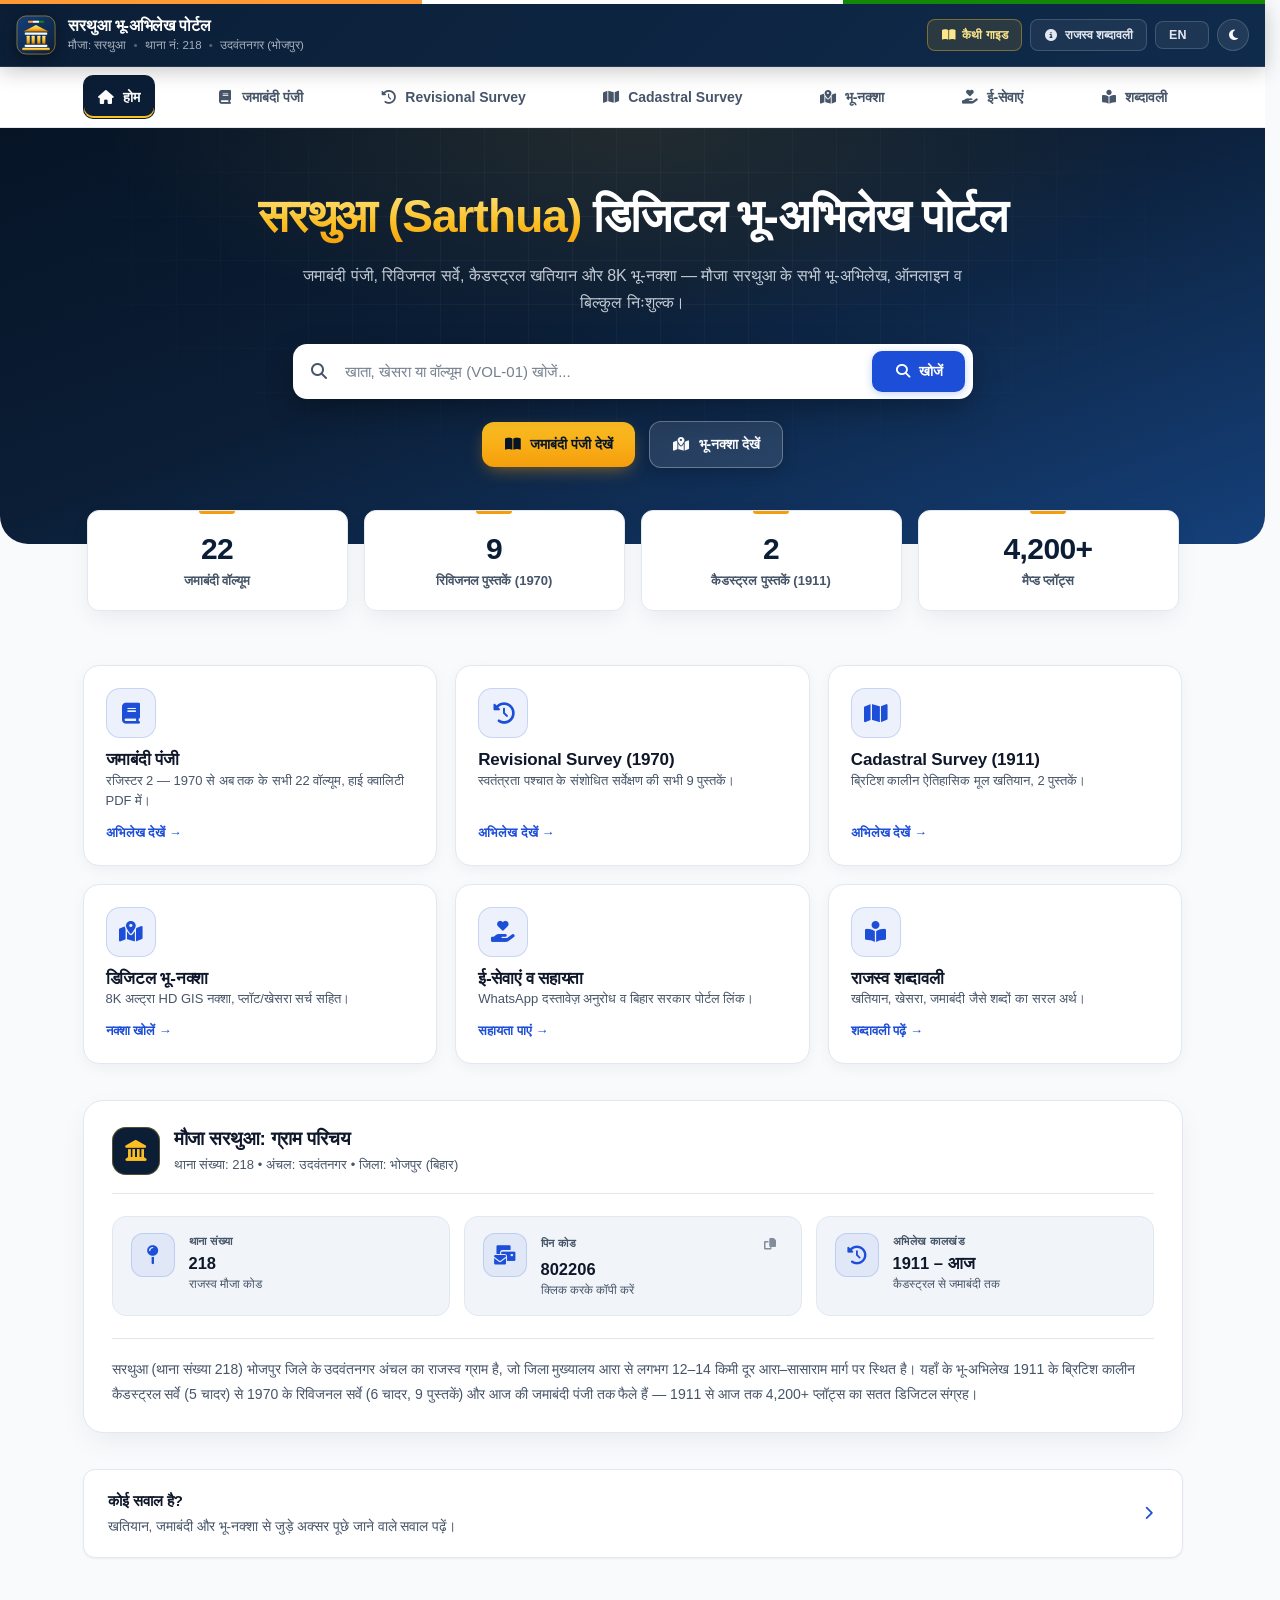
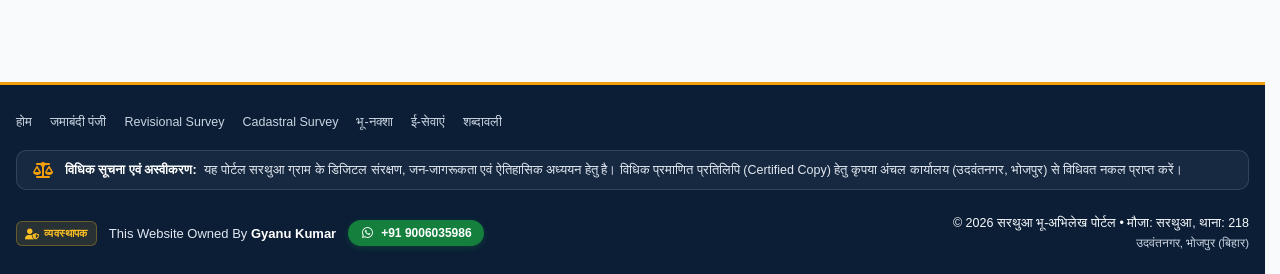
<file: index.html>
<!DOCTYPE html>
<html lang="hi" data-theme="light">
<head>
    <meta charset="UTF-8">
    <meta name="viewport" content="width=device-width, initial-scale=1.0">
    <meta name="referrer" content="strict-origin-when-cross-origin">
    <meta name="theme-color" content="#0b1e36">
    <script>(function(){var t;try{t=localStorage.getItem('sarthua_theme');}catch(e){}if(t!=='light'&&t!=='dark')t=window.matchMedia&&matchMedia('(prefers-color-scheme: dark)').matches?'dark':'light';document.documentElement.setAttribute('data-theme',t);})();</script>

    <title>Sarthua (सरथुआ) — डिजिटल भू-अभिलेख पोर्टल | ग्राम सरथुआ, थाना 218, भोजपुर</title>
    <meta name="description" content="Sarthua (सरथुआ), मौजा सरथुआ (थाना संख्या 218, अंचल उदवंतनगर, जिला भोजपुर, बिहार, पिन 802206) का आधिकारिक डिजिटल भू-अभिलेख पोर्टल। 1911 कैडस्ट्रल, 1970 रिविजनल सर्वे, जमाबंदी पंजी व 8K भू-नक्शा निःशुल्क ऑनलाइन देखें।">
    <meta name="author" content="सरथुआ ग्राम पंचायत एवं डिजिटल भू-अभिलेख संग्रह">
    <meta name="robots" content="index, follow, max-image-preview:large, max-snippet:-1, max-video-preview:-1">
    <link rel="canonical" href="https://sarthua.in/">
    <link rel="alternate" type="text/plain" href="https://sarthua.in/llms.txt" title="LLM-readable site summary">

    <meta property="og:type" content="website">
    <meta property="og:url" content="https://sarthua.in/">
    <meta property="og:title" content="Sarthua (सरथुआ) — डिजिटल भू-अभिलेख पोर्टल | थाना 218, भोजपुर">
    <meta property="og:description" content="मौजा सरथुआ (थाना 218, उदवंतनगर, भोजपुर): 1911 कैडस्ट्रल खतियान, 1970 रिविजनल सर्वे, जमाबंदी पंजी और डिजिटल भू-नक्शा के ऐतिहासिक राजस्व अभिलेख।">
    <meta property="og:image" content="https://sarthua.in/og-image.png">
    <meta property="og:image:type" content="image/png">
    <meta property="og:image:width" content="1200">
    <meta property="og:image:height" content="630">
    <meta property="og:image:alt" content="सरथुआ भू-अभिलेख पोर्टल - डिजिटल भू-नक्शा एवं राजस्व अभिलेख">
    <meta property="og:locale" content="hi_IN">
    <meta property="og:site_name" content="सरथुआ भू-अभिलेख पोर्टल">

    <meta name="twitter:card" content="summary_large_image">
    <meta name="twitter:title" content="Sarthua (सरथुआ) — डिजिटल भू-अभिलेख पोर्टल | थाना 218, भोजपुर">
    <meta name="twitter:description" content="मौजा सरथुआ (थाना 218, उदवंतनगर, भोजपुर): 1911 कैडस्ट्रल खतियान, 1970 रिविजनल सर्वे, जमाबंदी पंजी और डिजिटल भू-नक्शा के ऐतिहासिक राजस्व अभिलेख।">
    <meta name="twitter:image" content="https://sarthua.in/og-image.png">
    <meta name="geo.region" content="IN-BR">
    <meta name="geo.placename" content="Sarthua, Bhojpur, Bihar, India">
    <meta name="geo.position" content="25.5034;84.5937">
    <meta name="ICBM" content="25.5034, 84.5937">
    <script type="application/ld+json">
{
  "@context": "https://schema.org",
  "@graph": [
    {
      "@type": "WebSite",
      "@id": "https://sarthua.in/#website",
      "url": "https://sarthua.in/",
      "name": "सरथुआ भू-अभिलेख पोर्टल",
      "alternateName": [
        "Sarthua Bhu-Abhilekh Portal",
        "Sarthua Khatiyan"
      ],
      "description": "मौजा सरथुआ (थाना 218, उदवंतनगर, भोजपुर, बिहार) के खतियान, जमाबंदी पंजी और डिजिटल 8K भू-नक्शा का सार्वजनिक डिजिटल संग्रह।",
      "inLanguage": "hi",
      "publisher": {
        "@id": "https://sarthua.in/#org"
      },
      "potentialAction": {
        "@type": "SearchAction",
        "target": {
          "@type": "EntryPoint",
          "urlTemplate": "https://sarthua.in/jamabandi?q={search_term_string}"
        },
        "query-input": "required name=search_term_string"
      }
    },
    {
      "@type": "Organization",
      "@id": "https://sarthua.in/#org",
      "name": "सरथुआ भू-अभिलेख पोर्टल",
      "alternateName": "Sarthua Bhu-Abhilekh Portal",
      "url": "https://sarthua.in/",
      "logo": "https://sarthua.in/icon-512.png",
      "founder": {
        "@type": "Person",
        "name": "Gyanu Kumar"
      },
      "contactPoint": {
        "@type": "ContactPoint",
        "telephone": "+91-9006035986",
        "contactType": "customer support",
        "availableLanguage": [
          "hi",
          "en"
        ]
      },
      "areaServed": {
        "@id": "https://sarthua.in/#place"
      }
    },
    {
      "@type": "Place",
      "@id": "https://sarthua.in/#place",
      "name": "Sarthua (सरथुआ)",
      "alternateName": [
        "Sarthua",
        "सरथुआ",
        "Mauja Sarthua",
        "मौजा सरथुआ",
        "Village Sarthua",
        "ग्राम सरथुआ"
      ],
      "identifier": "Census-Village-Code-247298",
      "description": "मौजा सरथुआ, थाना संख्या 218, अंचल उदवंतनगर, जिला भोजपुर, बिहार (पिन 802206)",
      "address": {
        "@type": "PostalAddress",
        "addressLocality": "Sarthua",
        "addressRegion": "Bihar",
        "postalCode": "802206",
        "addressCountry": "IN"
      },
      "geo": {
        "@type": "GeoCoordinates",
        "latitude": 25.5034,
        "longitude": 84.5937
      },
      "containedInPlace": {
        "@type": "AdministrativeArea",
        "name": "Bhojpur, Bihar"
      }
    },
    {
      "@type": "Dataset",
      "@id": "https://sarthua.in/#dataset",
      "name": "सरथुआ मौजा भू-राजस्व एवं खतियान अभिलेख (थाना 218)",
      "alternateName": "Sarthua (Thana 218, Bhojpur, Bihar) Land Records: Jamabandi, Khatiyan and Bhu-Naksha",
      "keywords": ["सरथुआ खतियान", "Sarthua khatiyan", "जमाबंदी पंजी", "Revisional Survey 1970", "Cadastral Survey 1911", "भू-नक्शा", "Bhojpur land records"],
      "description": "मौजा सरथुआ (थाना 218, भोजपुर) के 4,200+ प्लॉट्स, 22 वॉल्यूम जमाबंदी पंजी, 9 वॉल्यूम रिविजनल सर्वे एवं 2 वॉल्यूम कैडस्ट्रल खतियान का डिजिटल संग्रह।",
      "url": "https://sarthua.in/",
      "creator": {
        "@type": "Organization",
        "name": "सरथुआ भू-अभिलेख पोर्टल",
        "url": "https://sarthua.in/"
      },
      "publisher": {
        "@type": "Organization",
        "name": "सरथुआ भू-अभिलेख पोर्टल",
        "url": "https://sarthua.in/"
      },
      "license": "https://creativecommons.org/licenses/publicdomain/",
      "isAccessibleForFree": true,
      "temporalCoverage": "1911/..",
      "distribution": [
        {
          "@type": "DataDownload",
          "name": "अभिलेख सूची: वॉल्यूम, खाता रेंज व PDF लिंक",
          "encodingFormat": "application/json",
          "contentUrl": "https://sarthua.in/website_data.json"
        },
        {
          "@type": "DataDownload",
          "name": "1970 रिविजनल भू-नक्शा प्लॉट डेटाबेस",
          "encodingFormat": "application/json",
          "contentUrl": "https://sarthua.in/sarthua_plots_db.json"
        }
      ],
      "spatialCoverage": {
        "@type": "Place",
        "name": "सरथुआ (Sarthua)",
        "geo": {
          "@type": "GeoCoordinates",
          "latitude": 25.5034,
          "longitude": 84.5937
        }
      }
    }
  ]
}
    </script>

    <link rel="icon" type="image/svg+xml" href="favicon.svg">
    <link rel="icon" type="image/png" sizes="32x32" href="favicon-32x32.png">
    <link rel="icon" type="image/png" sizes="16x16" href="favicon-16x16.png">
    <link rel="alternate icon" type="image/x-icon" href="favicon.ico">
    <link rel="apple-touch-icon" sizes="180x180" href="apple-touch-icon.png">
    <link rel="manifest" href="manifest.json">

    <link rel="stylesheet" href="style.min.css?v=11.1">
    <link rel="preload" href="/fonts/fa-solid.woff2" as="font" type="font/woff2" crossorigin>
    <script>
    (function () {
        var hashMap = { jamabandi: 'jamabandi', revisional: 'revisional-survey', cadastral: 'cadastral-survey', bhunaksha: 'bhu-naksha', map: 'bhu-naksha', services: 'services' };
        var hash = (window.location.hash || '').replace('#', '').trim();
        if (hashMap[hash]) { window.location.replace(hashMap[hash]); return; }
        var q = new URLSearchParams(window.location.search).get('q');
        if (q) { window.location.replace('jamabandi?q=' + encodeURIComponent(q)); }
    })();
    </script>
</head>
<body>
    <div class="gov-tricolor-ribbon"></div>

    <header class="portal-navbar">
        <div class="container">
            <div class="navbar-inner">
                <div class="navbar-brand">
                    <a href="/" class="brand-crest" aria-label="होम पेज पर जाएं">
                        <img src="favicon.svg" width="40" height="40" alt="सरथुआ भू-अभिलेख पोर्टल" decoding="async">
                    </a>
                    <div class="brand-info">
                        <p class="brand-title" data-en="Sarthua Bhu-Abhilekh Portal">सरथुआ भू-अभिलेख पोर्टल</p>
                        <div class="brand-meta">
                            <span data-en="Mauja: Sarthua">मौजा: सरथुआ</span> <span class="meta-sep">•</span>
                            <span data-en="Thana No: 218">थाना नं: 218</span> <span class="meta-sep">•</span>
                            <span data-en="Udwantnagar (Bhojpur)">उदवंतनगर (भोजपुर)</span>
                        </div>
                    </div>
                </div>

                <div class="navbar-actions">
                    <a href="https://docs.sarthua.in/support/Support_EBook_Kaithi.pdf"
                       target="_blank" rel="noopener" class="nav-btn nav-btn--accent" title="कैथी से देवनागरी रूपांतरण गाइड">
                        <i class="fas fa-book-open" aria-hidden="true"></i> <span data-en="Kaithi Guide">कैथी गाइड</span>
                    </a>

                    <a href="glossary" class="nav-btn nav-btn--outline" title="भू-राजस्व शब्दावली">
                        <i class="fas fa-info-circle" aria-hidden="true"></i> <span data-en="Glossary">राजस्व शब्दावली</span>
                    </a>

                    <button class="nav-btn nav-btn--outline lang-toggle-btn" id="langToggleBtn" onclick="toggleLanguage()" title="Hindi / English" aria-label="भाषा बदलें / Switch language">EN</button>

                    <button class="nav-btn nav-btn--icon" id="themeToggleBtn" onclick="toggleTheme()" title="थीम बदलें" aria-label="डार्क या लाइट थीम बदलें">
                        <i class="fas fa-moon" id="themeIcon" aria-hidden="true"></i>
                    </button>
                </div>
            </div>
        </div>
    </header>

    <nav class="page-nav-wrap">
        <div class="container">
            <div class="page-nav">
                <a href="/" class="page-nav-link active"><i class="fas fa-home" aria-hidden="true"></i> <span data-en="Home">होम</span></a>
                <a href="jamabandi" class="page-nav-link"><i class="fas fa-book" aria-hidden="true"></i> <span data-en="Jamabandi Panji">जमाबंदी पंजी</span></a>
                <a href="revisional-survey" class="page-nav-link"><i class="fas fa-history" aria-hidden="true"></i> <span data-en="Revisional Survey">Revisional Survey</span></a>
                <a href="cadastral-survey" class="page-nav-link"><i class="fas fa-map" aria-hidden="true"></i> <span data-en="Cadastral Survey">Cadastral Survey</span></a>
                <a href="bhu-naksha" class="page-nav-link"><i class="fas fa-map-marked-alt" aria-hidden="true"></i> <span data-en="Bhu-Naksha">भू-नक्शा</span></a>
                <a href="services" class="page-nav-link"><i class="fas fa-hand-holding-heart" aria-hidden="true"></i> <span data-en="E-Services">ई-सेवाएं</span></a>
                <a href="glossary" class="page-nav-link"><i class="fas fa-book-reader" aria-hidden="true"></i> <span data-en="Glossary">शब्दावली</span></a>
            </div>
        </div>
    </nav>
    <section class="hero-section">
        <div class="container">
            <div class="hero-inner">
                <h1 class="hero-title" data-en="Sarthua Digital Land Records Portal"><span class="hero-highlight">सरथुआ (Sarthua)</span> <span class="hero-title-rest">डिजिटल भू-अभिलेख पोर्टल</span></h1>
                <p class="hero-subtitle" data-en="Jamabandi Panji, Revisional Survey, Cadastral Khatiyan and 8K Bhu-Naksha — all land records of Mauja Sarthua, online and completely free.">
                    जमाबंदी पंजी, रिविजनल सर्वे, कैडस्ट्रल खतियान और 8K भू-नक्शा — मौजा सरथुआ के सभी भू-अभिलेख, ऑनलाइन व बिल्कुल निःशुल्क।
                </p>
                <div class="hero-search-wrap">
                    <div class="search-bar-unified">
                        <i class="fas fa-search search-input-icon" aria-hidden="true"></i>
                        <input type="text" id="searchInput"
                               placeholder="खाता, खेसरा या वॉल्यूम (VOL-01) खोजें..."
                               data-ph-en="Search Khata, Khesra or Volume (VOL-01)..."
                               class="search-input-field"
                               aria-label="खाता, खेसरा, या वॉल्यूम संख्या खोजें"
                               autocomplete="off">
                        <button onclick="window.location.href='jamabandi?q='+encodeURIComponent(document.getElementById('searchInput').value)" class="btn btn--search-primary" aria-label="अभिलेख खोजें">
                            <i class="fas fa-search" aria-hidden="true"></i>
                            <span data-en="Search">खोजें</span>
                        </button>
                    </div>
                </div>
                <div class="hero-cta-row">
                    <a href="jamabandi" class="btn btn--gold"><i class="fas fa-book-open" aria-hidden="true"></i> <span data-en="View Jamabandi Panji">जमाबंदी पंजी देखें</span></a>
                    <a href="bhu-naksha" class="btn btn--ghost-light"><i class="fas fa-map-marked-alt" aria-hidden="true"></i> <span data-en="View Bhu-Naksha">भू-नक्शा देखें</span></a>
                </div>
            </div>
        </div>
    </section>

    <div class="stat-grid">
        <div class="stat-card"><div class="stat-number">22</div><div class="stat-label" data-en="Jamabandi Volumes">जमाबंदी वॉल्यूम</div></div>
        <div class="stat-card"><div class="stat-number">9</div><div class="stat-label" data-en="Revisional Books (1970)">रिविजनल पुस्तकें (1970)</div></div>
        <div class="stat-card"><div class="stat-number">2</div><div class="stat-label" data-en="Cadastral Books (1911)">कैडस्ट्रल पुस्तकें (1911)</div></div>
        <div class="stat-card"><div class="stat-number">4,200+</div><div class="stat-label" data-en="Mapped Plots">मैप्ड प्लॉट्स</div></div>
    </div>

    <main class="main-content">
        <div class="container">
            <div class="nav-card-grid">
                <a href="jamabandi" class="nav-card nav-card--jamabandi">
                    <div class="nav-card-icon"><i class="fas fa-book" aria-hidden="true"></i></div>
                    <div>
                        <h2 data-en="Jamabandi Panji">जमाबंदी पंजी</h2>
                        <p data-en="Register II — all 22 volumes from 1970 to present, in high-quality PDF.">रजिस्टर 2 — 1970 से अब तक के सभी 22 वॉल्यूम, हाई क्वालिटी PDF में।</p>
                    </div>
                    <span class="nav-card-arrow" data-en="View Records &rarr;">अभिलेख देखें &rarr;</span>
                </a>
                <a href="revisional-survey" class="nav-card nav-card--revisional">
                    <div class="nav-card-icon"><i class="fas fa-history" aria-hidden="true"></i></div>
                    <div>
                        <h2 data-en="Revisional Survey (1970)">Revisional Survey (1970)</h2>
                        <p data-en="All 9 books of the revised post-independence survey.">स्वतंत्रता पश्चात के संशोधित सर्वेक्षण की सभी 9 पुस्तकें।</p>
                    </div>
                    <span class="nav-card-arrow" data-en="View Records &rarr;">अभिलेख देखें &rarr;</span>
                </a>
                <a href="cadastral-survey" class="nav-card nav-card--cadastral">
                    <div class="nav-card-icon"><i class="fas fa-map" aria-hidden="true"></i></div>
                    <div>
                        <h2 data-en="Cadastral Survey (1911)">Cadastral Survey (1911)</h2>
                        <p data-en="The original British-era historic khatiyan, 2 books.">ब्रिटिश कालीन ऐतिहासिक मूल खतियान, 2 पुस्तकें।</p>
                    </div>
                    <span class="nav-card-arrow" data-en="View Records &rarr;">अभिलेख देखें &rarr;</span>
                </a>
                <a href="bhu-naksha" class="nav-card nav-card--bhunaksha">
                    <div class="nav-card-icon"><i class="fas fa-map-marked-alt" aria-hidden="true"></i></div>
                    <div>
                        <h2 data-en="Digital Bhu-Naksha">डिजिटल भू-नक्शा</h2>
                        <p data-en="8K ultra-HD GIS map with plot/khesra search.">8K अल्ट्रा HD GIS नक्शा, प्लॉट/खेसरा सर्च सहित।</p>
                    </div>
                    <span class="nav-card-arrow" data-en="Open Map &rarr;">नक्शा खोलें &rarr;</span>
                </a>
                <a href="services" class="nav-card nav-card--services">
                    <div class="nav-card-icon"><i class="fas fa-hand-holding-heart" aria-hidden="true"></i></div>
                    <div>
                        <h2 data-en="E-Services &amp; Support">ई-सेवाएं व सहायता</h2>
                        <p data-en="WhatsApp document requests and official Bihar government portal links.">WhatsApp दस्तावेज़ अनुरोध व बिहार सरकार पोर्टल लिंक।</p>
                    </div>
                    <span class="nav-card-arrow" data-en="Get Help &rarr;">सहायता पाएं &rarr;</span>
                </a>
                <a href="glossary" class="nav-card nav-card--glossary">
                    <div class="nav-card-icon"><i class="fas fa-book-reader" aria-hidden="true"></i></div>
                    <div>
                        <h2 data-en="Revenue Glossary">राजस्व शब्दावली</h2>
                        <p data-en="Simple meanings of Khatiyan, Khesra, Jamabandi and other terms.">खतियान, खेसरा, जमाबंदी जैसे शब्दों का सरल अर्थ।</p>
                    </div>
                    <span class="nav-card-arrow" data-en="Read Glossary &rarr;">शब्दावली पढ़ें &rarr;</span>
                </a>
            </div>

            <!-- Village Overview Section (SEO & Public Info) -->
            <section class="village-overview-section" aria-label="मौजा सरथुआ ग्राम विवरण एवं सांख्यिकी">
                <div class="village-overview-card">
                    <div class="voc-header">
                        <div class="voc-title-wrap">
                            <div class="voc-badge-icon"><i class="fas fa-landmark" aria-hidden="true"></i></div>
                            <div>
                                <h2 class="voc-title" data-en="Mauja Sarthua: Village Profile">मौजा सरथुआ: ग्राम परिचय</h2>
                                <p class="voc-subtitle" data-en="Thana No: 218 • Anchal: Udwantnagar • Bhojpur (Bihar)">थाना संख्या: 218 • अंचल: उदवंतनगर • जिला: भोजपुर (बिहार)</p>
                            </div>
                        </div>
                    </div>

                    <div class="voc-grid">
                        <!-- Item 1: Thana -->
                        <div class="voc-item voc-item--thana">
                            <div class="voc-item-icon"><i class="fas fa-map-pin" aria-hidden="true"></i></div>
                            <div class="voc-item-content">
                                <div class="voc-item-label" data-en="Thana No.">थाना संख्या</div>
                                <div class="voc-item-val">218</div>
                                <div class="voc-item-meta" data-en="Official Mauja Code">राजस्व मौजा कोड</div>
                            </div>
                        </div>

                        <!-- Item 2: PIN Code (Interactive) -->
                        <div class="voc-item voc-item--interactive voc-item--pin" onclick="copyVocText('802206', this)" onkeydown="if(event.key==='Enter'||event.key===' '){event.preventDefault();copyVocText('802206', this);}" tabindex="0" role="button" aria-label="पिन कोड कॉपी करें: 802206" title="क्लिक करके पिन कोड कॉपी करें">
                            <div class="voc-item-icon"><i class="fas fa-mail-bulk" aria-hidden="true"></i></div>
                            <div class="voc-item-content">
                                <div class="voc-item-label-wrap">
                                    <span class="voc-item-label" data-en="PIN Code">पिन कोड</span>
                                    <span class="voc-copy-btn" title="कॉपी करें"><i class="fas fa-copy" aria-hidden="true"></i></span>
                                </div>
                                <div class="voc-item-val">802206</div>
                                <div class="voc-item-meta" data-en="Click to Copy PIN">क्लिक करके कॉपी करें</div>
                            </div>
                        </div>

                        <!-- Item 3: Archive Span -->
                        <div class="voc-item voc-item--archive">
                            <div class="voc-item-icon"><i class="fas fa-clock-rotate-left" aria-hidden="true"></i></div>
                            <div class="voc-item-content">
                                <div class="voc-item-label" data-en="Archive Span">अभिलेख कालखंड</div>
                                <div class="voc-item-val" data-en="1911 – Now">1911 – आज</div>
                                <div class="voc-item-meta" data-en="Cadastral to Jamabandi">कैडस्ट्रल से जमाबंदी तक</div>
                            </div>
                        </div>
                    </div>

                    <p class="voc-about" data-en="Sarthua (Thana No. 218) is a revenue village in Udwantnagar Anchal of Bhojpur district, Bihar, about 12–14 km from district headquarters Ara on the Ara–Sasaram road. Its land records run from the 1911 British-era Cadastral Survey (5 sheets) through the 1970 Revisional Survey (6 sheets, 9 books) to today's Jamabandi Panji — a continuous digital archive of 4,200+ plots from 1911 to today.">
                        सरथुआ (थाना संख्या 218) भोजपुर जिले के उदवंतनगर अंचल का राजस्व ग्राम है, जो जिला मुख्यालय आरा से लगभग 12–14 किमी दूर आरा–सासाराम मार्ग पर स्थित है। यहाँ के भू-अभिलेख 1911 के ब्रिटिश कालीन कैडस्ट्रल सर्वे (5 चादर) से 1970 के रिविजनल सर्वे (6 चादर, 9 पुस्तकें) और आज की जमाबंदी पंजी तक फैले हैं — 1911 से आज तक 4,200+ प्लॉट्स का सतत डिजिटल संग्रह।
                    </p>
                </div>
            </section>

            <a href="glossary#faq" class="faq-teaser-card">
                <div>
                    <p class="faq-teaser-title" data-en="Have a question?">कोई सवाल है?</p>
                    <p class="faq-teaser-text" data-en="Read frequently asked questions about Khatiyan, Jamabandi and the Bhu-Naksha.">खतियान, जमाबंदी और भू-नक्शा से जुड़े अक्सर पूछे जाने वाले सवाल पढ़ें।</p>
                </div>
                <i class="fas fa-chevron-right faq-teaser-icon" aria-hidden="true"></i>
            </a>
        </div>
    </main>
    <footer class="portal-footer">
        <div class="container">
            <nav class="footer-nav-links" aria-label="फुटर नेविगेशन">
                <a href="/">होम</a>
                <a href="jamabandi">जमाबंदी पंजी</a>
                <a href="revisional-survey">Revisional Survey</a>
                <a href="cadastral-survey">Cadastral Survey</a>
                <a href="bhu-naksha">भू-नक्शा</a>
                <a href="services">ई-सेवाएं</a>
                <a href="glossary">शब्दावली</a>
            </nav>
            <div class="footer-disclaimer-strip">
                <i class="fas fa-balance-scale disclaimer-strip-icon" aria-hidden="true"></i>
                <div class="disclaimer-strip-text" data-en="Legal Notice &amp; Disclaimer: This portal is for digital preservation, public awareness and historical study of Sarthua village. For a legally certified copy, please obtain it through due process from the Anchal Office (Udwantnagar, Bhojpur).">
                    <strong>विधिक सूचना एवं अस्वीकरण:</strong> यह पोर्टल सरथुआ ग्राम के डिजिटल संरक्षण, जन-जागरूकता एवं ऐतिहासिक अध्ययन हेतु है। विधिक प्रमाणित प्रतिलिपि (Certified Copy) हेतु कृपया अंचल कार्यालय (उदवंतनगर, भोजपुर) से विधिवत नकल प्राप्त करें।
                </div>
            </div>

            <div class="footer-bottom-bar">
                <div class="footer-admin-info">
                    <span class="admin-badge"><i class="fas fa-user-shield" aria-hidden="true"></i> <span data-en="Administrator">व्यवस्थापक</span></span>
                    <span class="admin-owner">This Website Owned By <strong>Gyanu Kumar</strong></span>
                    <a href="https://wa.me/919006035986" target="_blank" class="footer-wa-pill" title="WhatsApp पर संदेश भेजें">
                        <i class="fab fa-whatsapp" aria-hidden="true"></i>
                        <span>+91 9006035986</span>
                    </a>
                </div>

                <div class="footer-copyright">
                    <p>&copy; <span id="copyrightYear">2025</span> <span data-en="Sarthua Bhu-Abhilekh Portal">सरथुआ भू-अभिलेख पोर्टल</span> • <span data-en="Mauja: Sarthua, Thana: 218">मौजा: सरथुआ, थाना: 218</span></p>
                    <span class="footer-sub" data-en="Udwantnagar, Bhojpur (Bihar)">उदवंतनगर, भोजपुर (बिहार)</span>
                </div>
            </div>
        </div>
    </footer>

    <script>
    function copyVocText(text, el) {
        if (navigator.clipboard) {
            navigator.clipboard.writeText(text).then(function() {
                var btn = el.querySelector('.voc-copy-btn');
                if (btn) {
                    var prev = btn.innerHTML;
                    btn.innerHTML = '<i class="fas fa-check" style="color:#10b981;" aria-hidden="true"></i>';
                    setTimeout(function() { btn.innerHTML = prev; }, 1800);
                }
            });
        }
    }
    </script>
    <script src="js/site.js?v=5" defer></script>
</body>
</html>
</file>
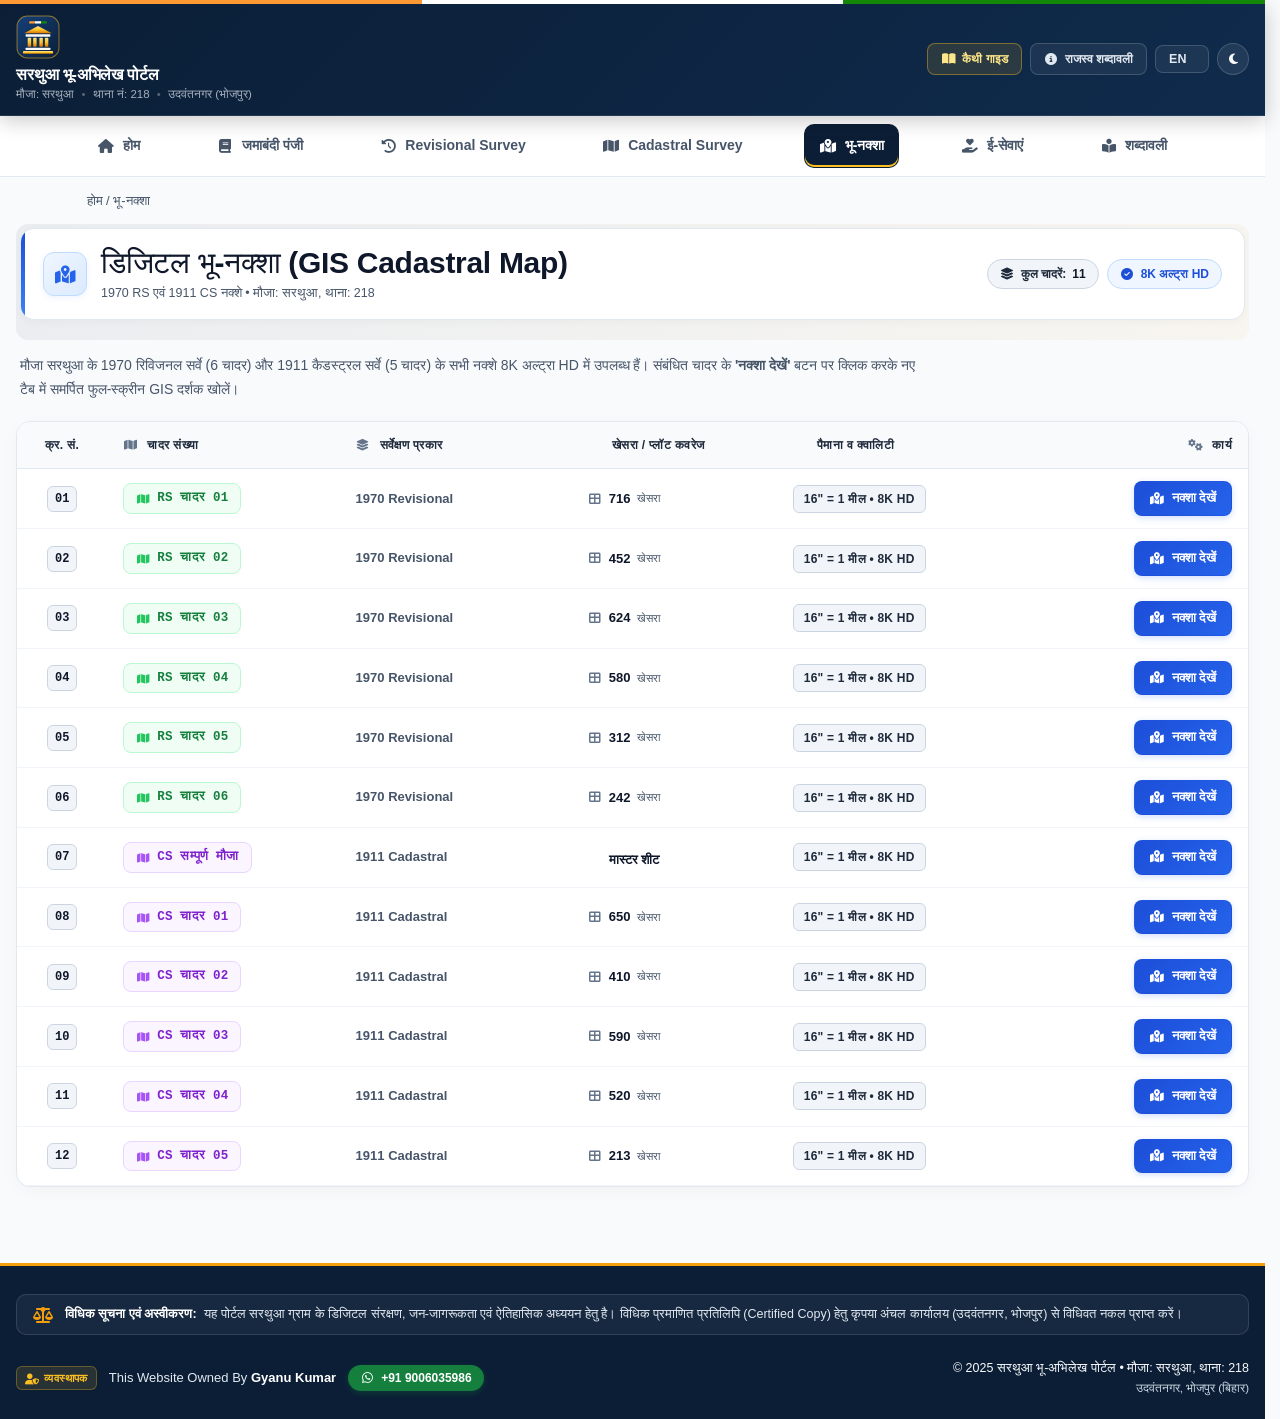
<file: bhu-naksha.html>
<!DOCTYPE html>
<html lang="hi" data-theme="light">
<head>
    <meta charset="UTF-8">
    <meta name="viewport" content="width=device-width, initial-scale=1.0">
    <meta name="referrer" content="strict-origin-when-cross-origin">
    <meta name="theme-color" content="#0b1e36">
    <script>(function(){var t;try{t=localStorage.getItem('sarthua_theme');}catch(e){}if(t!=='light'&&t!=='dark')t=window.matchMedia&&matchMedia('(prefers-color-scheme: dark)').matches?'dark':'light';document.documentElement.setAttribute('data-theme',t);})();</script>

    <title>सरथुआ भू-नक्शा (Sarthua Bhu Naksha 8K) — 1970 RS व 1911 CS | थाना 218</title>
    <meta name="description" content="सरथुआ (Sarthua, थाना 218, उदवंतनगर, भोजपुर) का 8K अल्ट्रा HD डिजिटल भू-नक्शा — 1970 रिविजनल व 1911 कैडस्ट्रल सर्वे की सभी चादरें ऑनलाइन देखें व डाउनलोड करें।">
    <meta name="author" content="सरथुआ ग्राम पंचायत एवं डिजिटल भू-अभिलेख संग्रह">
    <meta name="robots" content="index, follow, max-image-preview:large, max-snippet:-1, max-video-preview:-1">
    <link rel="canonical" href="https://sarthua.in/bhu-naksha">

    <meta property="og:type" content="website">
    <meta property="og:url" content="https://sarthua.in/bhu-naksha">
    <meta property="og:title" content="सरथुआ भू-नक्शा (Sarthua Bhu Naksha 8K) — 1970 RS व 1911 CS | थाना 218">
    <meta property="og:description" content="सरथुआ भू-नक्शा (GIS Cadastral Map) - 8K अल्ट्रा HD, RS 1970 व CS 1911, खेसरा सर्च के साथ।">
    <meta property="og:image" content="https://sarthua.in/og-image.png">
    <meta property="og:image:type" content="image/png">
    <meta property="og:image:width" content="1200">
    <meta property="og:image:height" content="630">
    <meta property="og:locale" content="hi_IN">
    <meta property="og:site_name" content="सरथुआ भू-अभिलेख पोर्टल">

    <meta name="twitter:card" content="summary_large_image">
    <meta name="twitter:title" content="सरथुआ भू-नक्शा (Sarthua Bhu Naksha 8K) — 1970 RS व 1911 CS | थाना 218">
    <meta name="twitter:description" content="सरथुआ भू-नक्शा (GIS Cadastral Map) - 8K अल्ट्रा HD, RS 1970 व CS 1911, खेसरा सर्च के साथ।">
    <meta name="twitter:image" content="https://sarthua.in/og-image.png">
    <script type="application/ld+json">
    {
      "@context": "https://schema.org",
      "@type": "BreadcrumbList",
      "itemListElement": [
        {"@type": "ListItem", "position": 1, "name": "होम", "item": "https://sarthua.in/"},
        {"@type": "ListItem", "position": 2, "name": "भू-नक्शा", "item": "https://sarthua.in/bhu-naksha"}
      ]
    }
    </script>

    <link rel="icon" type="image/svg+xml" href="favicon.svg">
    <link rel="icon" type="image/png" sizes="32x32" href="favicon-32x32.png">
    <link rel="icon" type="image/png" sizes="16x16" href="favicon-16x16.png">
    <link rel="alternate icon" type="image/x-icon" href="favicon.ico">
    <link rel="apple-touch-icon" sizes="180x180" href="apple-touch-icon.png">
    <link rel="manifest" href="manifest.json">
    <link rel="preconnect" href="https://docs.sarthua.in" crossorigin>

    <link rel="stylesheet" href="style.min.css?v=12.0">
    <link rel="preload" href="/fonts/fa-solid.woff2" as="font" type="font/woff2" crossorigin>
    <style>
        /* Modernized Bhu-Naksha Table Layout & Aesthetics */
        .modern-table {
            width: 100%;
            border-collapse: collapse;
            table-layout: auto;
        }
        .modern-table th,
        .modern-table td {
            vertical-align: middle;
            white-space: nowrap;
        }
        .modern-table th {
            padding: 14px 16px;
            font-size: 12px;
            font-weight: 700;
            letter-spacing: 0.03em;
        }
        .modern-table td {
            padding: 12px 16px;
        }

        /* Column Proportion Locks */
        .modern-table th.col-sr,
        .modern-table td.col-sr {
            width: 55px;
            text-align: center;
        }
        .modern-table th.col-vol,
        .modern-table td.col-vol {
            width: 170px;
        }
        .modern-table th.col-khata,
        .modern-table td.col-khata {
            width: 170px;
        }
        .modern-table th.col-pages,
        .modern-table td.col-pages {
            width: 150px;
        }
        .modern-table th.col-size,
        .modern-table td.col-size {
            width: 195px;
            overflow: visible;
        }
        .modern-table th.col-action,
        .modern-table td.col-action {
            width: 150px;
            text-align: right;
        }

        /* Badges & Pills */
        .sr-badge {
            display: inline-flex;
            align-items: center;
            justify-content: center;
            min-width: 30px;
            height: 26px;
            padding: 0 6px;
            font-size: 12px;
            font-weight: 700;
            border-radius: 6px;
        }
        .vol-badge {
            display: inline-flex;
            align-items: center;
            gap: 7px;
            padding: 5px 12px;
            border-radius: 8px;
            font-weight: 700;
            font-size: 12.5px;
            letter-spacing: 0.02em;
        }
        .khata-badge {
            display: inline-flex;
            align-items: center;
            font-size: 13px;
            font-weight: 600;
            color: var(--color-text-secondary);
        }
        .page-pill {
            display: inline-flex;
            align-items: center;
            gap: 6px;
            font-size: 13px;
            font-weight: 600;
        }
        .page-pill i {
            color: #64748b;
            font-size: 12px;
        }
        .size-pill {
            display: inline-flex;
            align-items: center;
            padding: 4px 10px;
            border-radius: 6px;
            font-size: 12px;
            font-weight: 600;
            letter-spacing: 0.02em;
        }

        /* Action Buttons */
        .btn-action-view {
            display: inline-flex;
            align-items: center;
            justify-content: center;
            gap: 7px;
            padding: 7px 15px;
            border-radius: 8px;
            font-size: 12.5px;
            font-weight: 600;
            text-decoration: none;
            cursor: pointer;
            transition: all 0.2s cubic-bezier(0.16, 1, 0.3, 1);
            white-space: nowrap;
        }
        .btn-action-view i {
            font-size: 12px;
            transition: transform 0.15s ease;
        }
        .btn-action-view:hover i {
            transform: scale(1.15);
        }

        /* Dark Mode Aesthetics */
        [data-theme="dark"] .modern-table-container {
            background: #0f172a;
            border: 1px solid #1e293b;
            border-radius: 12px;
            overflow: hidden;
            box-shadow: 0 4px 20px rgba(0, 0, 0, 0.35);
        }
        [data-theme="dark"] .modern-table th {
            background: #111827;
            color: #94a3b8;
            border-bottom: 1.5px solid #1f2937;
        }
        [data-theme="dark"] .modern-table td {
            border-bottom: 1px solid #1f2937;
        }
        [data-theme="dark"] .modern-table tr:hover td {
            background: rgba(30, 41, 59, 0.45);
        }
        [data-theme="dark"] .vol-badge--revisional {
            background: rgba(16, 185, 129, 0.12);
            color: #34d399;
            border: 1px solid rgba(16, 185, 129, 0.3);
        }
        [data-theme="dark"] .vol-badge--revisional i {
            color: #34d399;
        }
        [data-theme="dark"] .vol-badge--cadastral {
            background: rgba(139, 92, 246, 0.12);
            color: #a78bfa;
            border: 1px solid rgba(139, 92, 246, 0.3);
        }
        [data-theme="dark"] .vol-badge--cadastral i {
            color: #a78bfa;
        }
        [data-theme="dark"] .size-pill {
            background: rgba(15, 23, 42, 0.9);
            border: 1px solid #334155;
            color: #cbd5e1;
        }
        [data-theme="dark"] .sr-badge {
            background: rgba(15, 23, 42, 0.9);
            border: 1px solid #334155;
            color: #94a3b8;
        }
        [data-theme="dark"] .khata-badge {
            color: #cbd5e1;
        }
        [data-theme="dark"] .btn-action-view {
            background: linear-gradient(135deg, #0284c7 0%, #0369a1 100%);
            border: 1px solid rgba(56, 189, 248, 0.35);
            color: #ffffff;
            box-shadow: 0 2px 8px rgba(2, 132, 199, 0.25);
        }
        [data-theme="dark"] .btn-action-view:hover {
            background: linear-gradient(135deg, #0ea5e9 0%, #0284c7 100%);
            box-shadow: 0 4px 14px rgba(56, 189, 248, 0.35);
            transform: translateY(-1.5px);
        }
    </style>
</head>
<body>
    <div class="gov-tricolor-ribbon"></div>

    <header class="portal-navbar">
        <div class="container">
            <div class="navbar-inner">
                <div class="brand-block">
                    <div class="brand-emblem">
                        <img src="favicon.svg" alt="सरथुआ भू-अभिलेख पोर्टल" class="emblem-img" width="44" height="44">
                    </div>
                    <div class="brand-info">
                        <p class="brand-title" data-en="Sarthua Bhu-Abhilekh Portal">सरथुआ भू-अभिलेख पोर्टल</p>
                        <div class="brand-meta">
                            <span data-en="Mauja: Sarthua">मौजा: सरथुआ</span> <span class="meta-sep">•</span>
                            <span data-en="Thana No: 218">थाना नं: 218</span> <span class="meta-sep">•</span>
                            <span data-en="Udwantnagar (Bhojpur)">उदवंतनगर (भोजपुर)</span>
                        </div>
                    </div>
                </div>

                <div class="navbar-actions">
                    <a href="https://docs.sarthua.in/support/Support_EBook_Kaithi.pdf"
                       target="_blank" rel="noopener" class="nav-btn nav-btn--accent" title="कैथी से देवनागरी रूपांतरण गाइड">
                        <i class="fas fa-book-open"></i> <span data-en="Kaithi Guide">कैथी गाइड</span>
                    </a>

                    <a href="glossary" class="nav-btn nav-btn--outline" title="भू-राजस्व शब्दावली">
                        <i class="fas fa-info-circle"></i> <span data-en="Glossary">राजस्व शब्दावली</span>
                    </a>

                    <button class="nav-btn nav-btn--outline lang-toggle-btn" id="langToggleBtn" onclick="toggleLanguage()" title="Hindi / English" aria-label="भाषा बदलें / Switch language">EN</button>

                    <button class="nav-btn nav-btn--icon" id="themeToggleBtn" onclick="toggleTheme()" title="थीम बदलें" aria-label="डार्क या लाइट थीम बदलें">
                        <i class="fas fa-moon" id="themeIcon"></i>
                    </button>
                </div>
            </div>
        </div>
    </header>

    <nav class="page-nav-wrap">
        <div class="container">
            <div class="page-nav">
                <a href="/" class="page-nav-link"><i class="fas fa-home"></i> <span data-en="Home">होम</span></a>
                <a href="jamabandi" class="page-nav-link"><i class="fas fa-book"></i> <span data-en="Jamabandi Panji">जमाबंदी पंजी</span></a>
                <a href="revisional-survey" class="page-nav-link"><i class="fas fa-history"></i> <span data-en="Revisional Survey">Revisional Survey</span></a>
                <a href="cadastral-survey" class="page-nav-link"><i class="fas fa-map"></i> <span data-en="Cadastral Survey">Cadastral Survey</span></a>
                <a href="bhu-naksha" class="page-nav-link active"><i class="fas fa-map-marked-alt"></i> <span data-en="Bhu-Naksha">भू-नक्शा</span></a>
                <a href="services" class="page-nav-link"><i class="fas fa-hand-holding-heart"></i> <span data-en="E-Services">ई-सेवाएं</span></a>
                <a href="glossary" class="page-nav-link"><i class="fas fa-book-reader"></i> <span data-en="Glossary">शब्दावली</span></a>
            </div>
        </div>
    </nav>

    <div class="breadcrumb-trail">
        <a href="/" data-en="Home">होम</a> / <span data-en="Bhu-Naksha">भू-नक्शा</span>
    </div>

    <main class="main-content">
        <div class="container">
            <!-- Page Banner (Standardized matching Jamabandi / Revisional Survey) -->
            <div class="page-banner">
                <div class="modern-section-header">
                    <div class="msh-left">
                        <div class="msh-icon" style="background: linear-gradient(135deg, #eff6ff 0%, #dbeafe 100%); color: #2563eb; border-color: #bfdbfe;">
                            <i class="fas fa-map-marked-alt"></i>
                        </div>
                        <div class="msh-info">
                            <h1 data-en="Digital Bhu-Naksha (GIS Cadastral Map)">डिजिटल भू-नक्शा (GIS Cadastral Map)</h1>
                            <span class="msh-period" data-en="1970 RS & 1911 CS Maps • Mauja: Sarthua, Thana: 218">1970 RS एवं 1911 CS नक्शे • मौजा: सरथुआ, थाना: 218</span>
                        </div>
                    </div>
                    <div class="msh-badges">
                        <span class="msh-pill"><i class="fas fa-layer-group"></i> <span data-en="Total Sheets:">कुल चादरें:</span> <strong>11</strong></span>
                        <span class="msh-pill msh-pill--status"><i class="fas fa-check-circle"></i> <span data-en="8K Ultra HD">8K अल्ट्रा HD</span></span>
                    </div>
                </div>
            </div>

            <p class="page-intro" data-en="Maps of Mauja Sarthua from the 1970 Revisional Survey (6 sheets) and the 1911 Cadastral Survey (5 sheets) in 8K Ultra HD. Click on 'View Map' to open the dedicated full-screen GIS viewer in a new tab with deep zoom and Khasra search.">मौजा सरथुआ के 1970 रिविजनल सर्वे (6 चादर) और 1911 कैडस्ट्रल सर्वे (5 चादर) के सभी नक्शे 8K अल्ट्रा HD में उपलब्ध हैं। संबंधित चादर के <strong>'नक्शा देखें'</strong> बटन पर क्लिक करके नए टैब में समर्पित फुल-स्क्रीन GIS दर्शक खोलें।</p>

            <!-- Modern Table of Map Sheets -->
            <div class="modern-table-container">
                <div class="table-responsive">
                    <table class="modern-table">
                        <thead>
                            <tr>
                                <th class="col-sr" data-en="#">क्र. सं.</th>
                                <th class="col-vol"><i class="fas fa-map"></i> <span data-en="Sheet Number">चादर संख्या</span></th>
                                <th class="col-khata"><i class="fas fa-layer-group"></i> <span data-en="Survey Type">सर्वेक्षण प्रकार</span></th>
                                <th class="col-pages"><i class="fas fa-draw-polygon"></i> <span data-en="Plot Coverage">खेसरा / प्लॉट कवरेज</span></th>
                                <th class="col-size"><i class="fas fa-compress-arrows-alt"></i> <span data-en="Scale & Resolution">पैमाना व क्वालिटी</span></th>
                                <th class="col-action text-right"><i class="fas fa-cogs"></i> <span data-en="Action">कार्य</span></th>
                            </tr>
                        </thead>
                        <tbody>
                            <!-- RS 1970 Sheets -->
                            <tr>
                                <td class="col-sr"><span class="sr-badge">01</span></td>
                                <td class="col-vol"><span class="vol-badge vol-badge--revisional"><i class="fas fa-map"></i> RS चादर 01</span></td>
                                <td class="col-khata"><span class="khata-badge">1970 Revisional</span></td>
                                <td class="col-pages"><span class="page-pill"><i class="fas fa-th-large"></i> 716 <small data-en="plots">खेसरा</small></span></td>
                                <td class="col-size"><span class="size-pill">16" = 1 मील • 8K HD</span></td>
                                <td class="col-action text-right">
                                    <div class="action-buttons">
                                        <a href="map-viewer?survey=RS&sheet=1" target="_blank" class="btn-action-view" title="फुल स्क्रीन GIS मैप नए टैब में खोलें">
                                            <i class="fas fa-map-marked-alt"></i> <span data-en="View Map">नक्शा देखें</span>
                                        </a>
                                    </div>
                                </td>
                            </tr>
                            <tr>
                                <td class="col-sr"><span class="sr-badge">02</span></td>
                                <td class="col-vol"><span class="vol-badge vol-badge--revisional"><i class="fas fa-map"></i> RS चादर 02</span></td>
                                <td class="col-khata"><span class="khata-badge">1970 Revisional</span></td>
                                <td class="col-pages"><span class="page-pill"><i class="fas fa-th-large"></i> 452 <small data-en="plots">खेसरा</small></span></td>
                                <td class="col-size"><span class="size-pill">16" = 1 मील • 8K HD</span></td>
                                <td class="col-action text-right">
                                    <div class="action-buttons">
                                        <a href="map-viewer?survey=RS&sheet=2" target="_blank" class="btn-action-view" title="फुल स्क्रीन GIS मैप नए टैब में खोलें">
                                            <i class="fas fa-map-marked-alt"></i> <span data-en="View Map">नक्शा देखें</span>
                                        </a>
                                    </div>
                                </td>
                            </tr>
                            <tr>
                                <td class="col-sr"><span class="sr-badge">03</span></td>
                                <td class="col-vol"><span class="vol-badge vol-badge--revisional"><i class="fas fa-map"></i> RS चादर 03</span></td>
                                <td class="col-khata"><span class="khata-badge">1970 Revisional</span></td>
                                <td class="col-pages"><span class="page-pill"><i class="fas fa-th-large"></i> 624 <small data-en="plots">खेसरा</small></span></td>
                                <td class="col-size"><span class="size-pill">16" = 1 मील • 8K HD</span></td>
                                <td class="col-action text-right">
                                    <div class="action-buttons">
                                        <a href="map-viewer?survey=RS&sheet=3" target="_blank" class="btn-action-view" title="फुल स्क्रीन GIS मैप नए टैब में खोलें">
                                            <i class="fas fa-map-marked-alt"></i> <span data-en="View Map">नक्शा देखें</span>
                                        </a>
                                    </div>
                                </td>
                            </tr>
                            <tr>
                                <td class="col-sr"><span class="sr-badge">04</span></td>
                                <td class="col-vol"><span class="vol-badge vol-badge--revisional"><i class="fas fa-map"></i> RS चादर 04</span></td>
                                <td class="col-khata"><span class="khata-badge">1970 Revisional</span></td>
                                <td class="col-pages"><span class="page-pill"><i class="fas fa-th-large"></i> 580 <small data-en="plots">खेसरा</small></span></td>
                                <td class="col-size"><span class="size-pill">16" = 1 मील • 8K HD</span></td>
                                <td class="col-action text-right">
                                    <div class="action-buttons">
                                        <a href="map-viewer?survey=RS&sheet=4" target="_blank" class="btn-action-view" title="फुल स्क्रीन GIS मैप नए टैब में खोलें">
                                            <i class="fas fa-map-marked-alt"></i> <span data-en="View Map">नक्शा देखें</span>
                                        </a>
                                    </div>
                                </td>
                            </tr>
                            <tr>
                                <td class="col-sr"><span class="sr-badge">05</span></td>
                                <td class="col-vol"><span class="vol-badge vol-badge--revisional"><i class="fas fa-map"></i> RS चादर 05</span></td>
                                <td class="col-khata"><span class="khata-badge">1970 Revisional</span></td>
                                <td class="col-pages"><span class="page-pill"><i class="fas fa-th-large"></i> 312 <small data-en="plots">खेसरा</small></span></td>
                                <td class="col-size"><span class="size-pill">16" = 1 मील • 8K HD</span></td>
                                <td class="col-action text-right">
                                    <div class="action-buttons">
                                        <a href="map-viewer?survey=RS&sheet=5" target="_blank" class="btn-action-view" title="फुल स्क्रीन GIS मैप नए टैब में खोलें">
                                            <i class="fas fa-map-marked-alt"></i> <span data-en="View Map">नक्शा देखें</span>
                                        </a>
                                    </div>
                                </td>
                            </tr>
                            <tr>
                                <td class="col-sr"><span class="sr-badge">06</span></td>
                                <td class="col-vol"><span class="vol-badge vol-badge--revisional"><i class="fas fa-map"></i> RS चादर 06</span></td>
                                <td class="col-khata"><span class="khata-badge">1970 Revisional</span></td>
                                <td class="col-pages"><span class="page-pill"><i class="fas fa-th-large"></i> 242 <small data-en="plots">खेसरा</small></span></td>
                                <td class="col-size"><span class="size-pill">16" = 1 मील • 8K HD</span></td>
                                <td class="col-action text-right">
                                    <div class="action-buttons">
                                        <a href="map-viewer?survey=RS&sheet=6" target="_blank" class="btn-action-view" title="फुल स्क्रीन GIS मैप नए टैब में खोलें">
                                            <i class="fas fa-map-marked-alt"></i> <span data-en="View Map">नक्शा देखें</span>
                                        </a>
                                    </div>
                                </td>
                            </tr>

                            <!-- CS 1911 Sheets -->
                            <tr>
                                <td class="col-sr"><span class="sr-badge">07</span></td>
                                <td class="col-vol"><span class="vol-badge vol-badge--cadastral"><i class="fas fa-map"></i> CS सम्पूर्ण मौजा</span></td>
                                <td class="col-khata"><span class="khata-badge">1911 Cadastral</span></td>
                                <td class="col-pages"><span class="page-pill"><i class="fas fa-globe"></i> मास्टर शीट</span></td>
                                <td class="col-size"><span class="size-pill">16" = 1 मील • 8K HD</span></td>
                                <td class="col-action text-right">
                                    <div class="action-buttons">
                                        <a href="map-viewer?survey=CS&sheet=0" target="_blank" class="btn-action-view" title="फुल स्क्रीन GIS मैप नए टैब में खोलें">
                                            <i class="fas fa-map-marked-alt"></i> <span data-en="View Map">नक्शा देखें</span>
                                        </a>
                                    </div>
                                </td>
                            </tr>
                            <tr>
                                <td class="col-sr"><span class="sr-badge">08</span></td>
                                <td class="col-vol"><span class="vol-badge vol-badge--cadastral"><i class="fas fa-map"></i> CS चादर 01</span></td>
                                <td class="col-khata"><span class="khata-badge">1911 Cadastral</span></td>
                                <td class="col-pages"><span class="page-pill"><i class="fas fa-th-large"></i> 650 <small data-en="plots">खेसरा</small></span></td>
                                <td class="col-size"><span class="size-pill">16" = 1 मील • 8K HD</span></td>
                                <td class="col-action text-right">
                                    <div class="action-buttons">
                                        <a href="map-viewer?survey=CS&sheet=1" target="_blank" class="btn-action-view" title="फुल स्क्रीन GIS मैप नए टैब में खोलें">
                                            <i class="fas fa-map-marked-alt"></i> <span data-en="View Map">नक्शा देखें</span>
                                        </a>
                                    </div>
                                </td>
                            </tr>
                            <tr>
                                <td class="col-sr"><span class="sr-badge">09</span></td>
                                <td class="col-vol"><span class="vol-badge vol-badge--cadastral"><i class="fas fa-map"></i> CS चादर 02</span></td>
                                <td class="col-khata"><span class="khata-badge">1911 Cadastral</span></td>
                                <td class="col-pages"><span class="page-pill"><i class="fas fa-th-large"></i> 410 <small data-en="plots">खेसरा</small></span></td>
                                <td class="col-size"><span class="size-pill">16" = 1 मील • 8K HD</span></td>
                                <td class="col-action text-right">
                                    <div class="action-buttons">
                                        <a href="map-viewer?survey=CS&sheet=2" target="_blank" class="btn-action-view" title="फुल स्क्रीन GIS मैप नए टैब में खोलें">
                                            <i class="fas fa-map-marked-alt"></i> <span data-en="View Map">नक्शा देखें</span>
                                        </a>
                                    </div>
                                </td>
                            </tr>
                            <tr>
                                <td class="col-sr"><span class="sr-badge">10</span></td>
                                <td class="col-vol"><span class="vol-badge vol-badge--cadastral"><i class="fas fa-map"></i> CS चादर 03</span></td>
                                <td class="col-khata"><span class="khata-badge">1911 Cadastral</span></td>
                                <td class="col-pages"><span class="page-pill"><i class="fas fa-th-large"></i> 590 <small data-en="plots">खेसरा</small></span></td>
                                <td class="col-size"><span class="size-pill">16" = 1 मील • 8K HD</span></td>
                                <td class="col-action text-right">
                                    <div class="action-buttons">
                                        <a href="map-viewer?survey=CS&sheet=3" target="_blank" class="btn-action-view" title="फुल स्क्रीन GIS मैप नए टैब में खोलें">
                                            <i class="fas fa-map-marked-alt"></i> <span data-en="View Map">नक्शा देखें</span>
                                        </a>
                                    </div>
                                </td>
                            </tr>
                            <tr>
                                <td class="col-sr"><span class="sr-badge">11</span></td>
                                <td class="col-vol"><span class="vol-badge vol-badge--cadastral"><i class="fas fa-map"></i> CS चादर 04</span></td>
                                <td class="col-khata"><span class="khata-badge">1911 Cadastral</span></td>
                                <td class="col-pages"><span class="page-pill"><i class="fas fa-th-large"></i> 520 <small data-en="plots">खेसरा</small></span></td>
                                <td class="col-size"><span class="size-pill">16" = 1 मील • 8K HD</span></td>
                                <td class="col-action text-right">
                                    <div class="action-buttons">
                                        <a href="map-viewer?survey=CS&sheet=4" target="_blank" class="btn-action-view" title="फुल स्क्रीन GIS मैप नए टैब में खोलें">
                                            <i class="fas fa-map-marked-alt"></i> <span data-en="View Map">नक्शा देखें</span>
                                        </a>
                                    </div>
                                </td>
                            </tr>
                            <tr>
                                <td class="col-sr"><span class="sr-badge">12</span></td>
                                <td class="col-vol"><span class="vol-badge vol-badge--cadastral"><i class="fas fa-map"></i> CS चादर 05</span></td>
                                <td class="col-khata"><span class="khata-badge">1911 Cadastral</span></td>
                                <td class="col-pages"><span class="page-pill"><i class="fas fa-th-large"></i> 213 <small data-en="plots">खेसरा</small></span></td>
                                <td class="col-size"><span class="size-pill">16" = 1 मील • 8K HD</span></td>
                                <td class="col-action text-right">
                                    <div class="action-buttons">
                                        <a href="map-viewer?survey=CS&sheet=5" target="_blank" class="btn-action-view" title="फुल स्क्रीन GIS मैप नए टैब में खोलें">
                                            <i class="fas fa-map-marked-alt"></i> <span data-en="View Map">नक्शा देखें</span>
                                        </a>
                                    </div>
                                </td>
                            </tr>
                        </tbody>
                    </table>
                </div>
            </div>
        </div>
    </main>

    <footer class="portal-footer">
        <div class="container">
            <div class="footer-disclaimer-strip">
                <i class="fas fa-balance-scale disclaimer-strip-icon"></i>
                <div class="disclaimer-strip-text" data-en="Legal Notice &amp; Disclaimer: This portal is for digital preservation, public awareness and historical study of Sarthua village. For a legally certified copy, please obtain it through due process from the Anchal Office (Udwantnagar, Bhojpur).">
                    <strong>विधिक सूचना एवं अस्वीकरण:</strong> यह पोर्टल सरथुआ ग्राम के डिजिटल संरक्षण, जन-जागरूकता एवं ऐतिहासिक अध्ययन हेतु है। विधिक प्रमाणित प्रतिलिपि (Certified Copy) हेतु कृपया अंचल कार्यालय (उदवंतनगर, भोजपुर) से विधिवत नकल प्राप्त करें।
                </div>
            </div>

            <div class="footer-bottom-bar">
                <div class="footer-admin-info">
                    <span class="admin-badge"><i class="fas fa-user-shield"></i> <span data-en="Administrator">व्यवस्थापक</span></span>
                    <span class="admin-owner">This Website Owned By <strong>Gyanu Kumar</strong></span>
                    <a href="https://wa.me/919006035986" target="_blank" class="footer-wa-pill" title="WhatsApp पर संदेश भेजें">
                        <i class="fab fa-whatsapp"></i>
                        <span>+91 9006035986</span>
                    </a>
                </div>

                <div class="footer-copyright">
                    <p>&copy; 2025 <span data-en="Sarthua Bhu-Abhilekh Portal">सरथुआ भू-अभिलेख पोर्टल</span> • <span data-en="Mauja: Sarthua, Thana: 218">मौजा: सरथुआ, थाना: 218</span></p>
                    <span class="footer-sub" data-en="Udwantnagar, Bhojpur (Bihar)">उदवंतनगर, भोजपुर (बिहार)</span>
                </div>
            </div>
        </div>
    </footer>

    <script src="js/site.js?v=5" defer></script>
</body>
</html>
</file>
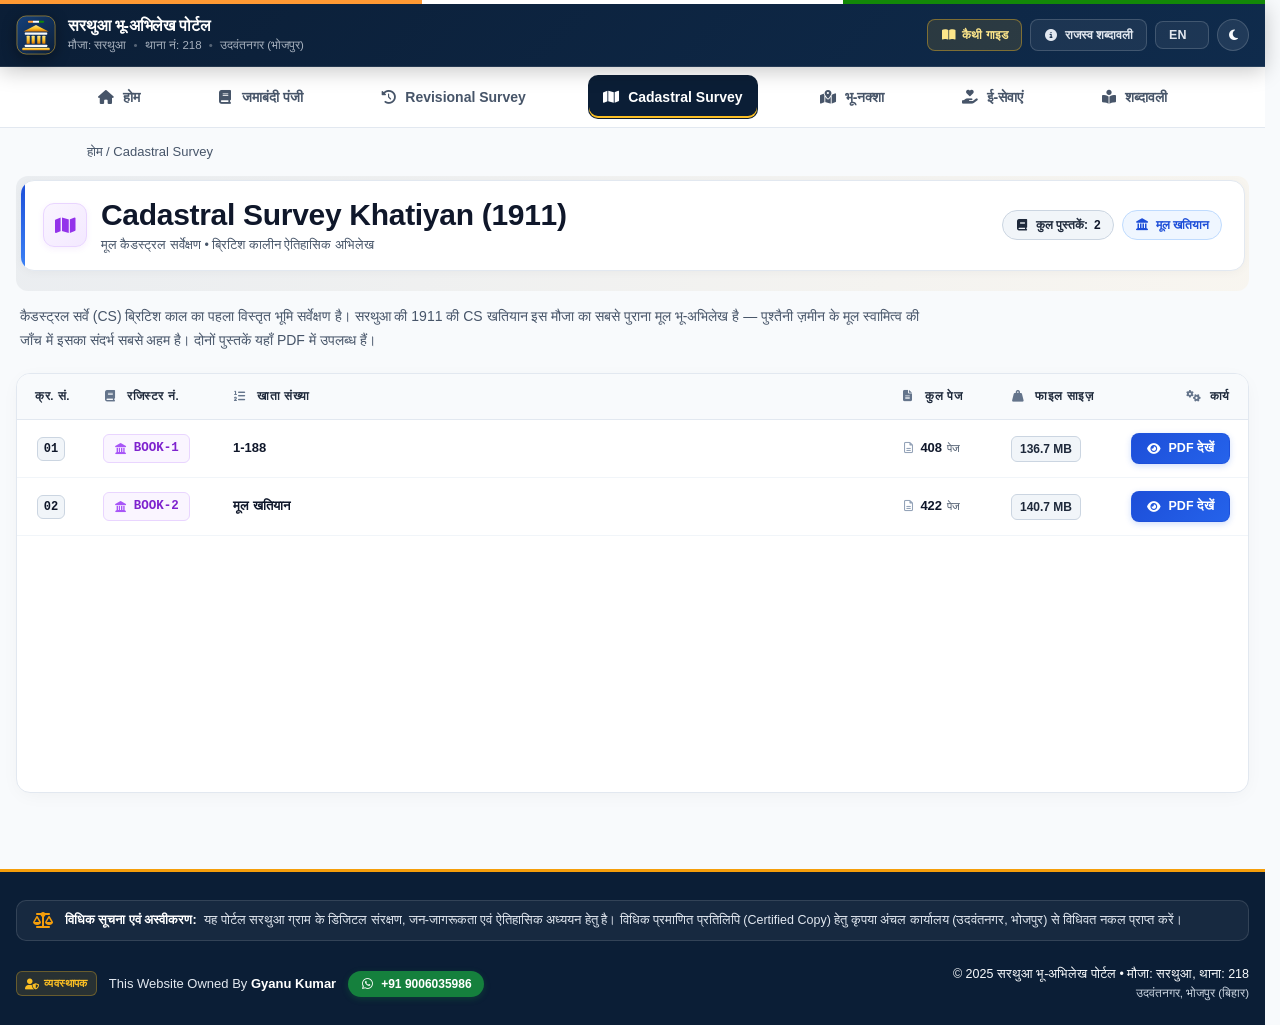
<file: cadastral-survey.html>
<!DOCTYPE html>
<html lang="hi" data-theme="light">
<head>
    <meta charset="UTF-8">
    <meta name="viewport" content="width=device-width, initial-scale=1.0">
    <meta name="referrer" content="strict-origin-when-cross-origin">
    <meta name="theme-color" content="#0b1e36">
    <script>(function(){var t;try{t=localStorage.getItem('sarthua_theme');}catch(e){}if(t!=='light'&&t!=='dark')t=window.matchMedia&&matchMedia('(prefers-color-scheme: dark)').matches?'dark':'light';document.documentElement.setAttribute('data-theme',t);})();</script>

    <title>सरथुआ कैडस्ट्रल सर्वे खतियान 1911 (Sarthua CS Khatiyan) — ब्रिटिश कालीन मूल अभिलेख | थाना 218</title>
    <meta name="description" content="मौजा सरथुआ (Sarthua, थाना 218, भोजपुर) की 1911 कैडस्ट्रल सर्वे खतियान (CS Khatiyan) के सभी वॉल्यूम ऑनलाइन निःशुल्क देखें व डाउनलोड करें।">
    <meta name="author" content="सरथुआ ग्राम पंचायत एवं डिजिटल भू-अभिलेख संग्रह">
    <meta name="robots" content="index, follow, max-image-preview:large, max-snippet:-1, max-video-preview:-1">
    <link rel="canonical" href="https://sarthua.in/cadastral-survey">

    <meta property="og:type" content="website">
    <meta property="og:url" content="https://sarthua.in/cadastral-survey">
    <meta property="og:title" content="सरथुआ कैडस्ट्रल सर्वे खतियान 1911 (Sarthua CS Khatiyan) | थाना 218">
    <meta property="og:description" content="Cadastral Survey Khatiyan (1911) - मौजा सरथुआ का मूल ब्रिटिश कालीन खतियान, थाना 218। मुफ्त ऑनलाइन PDF।">
    <meta property="og:image" content="https://sarthua.in/og-image.png">
    <meta property="og:image:type" content="image/png">
    <meta property="og:image:width" content="1200">
    <meta property="og:image:height" content="630">
    <meta property="og:locale" content="hi_IN">
    <meta property="og:site_name" content="सरथुआ भू-अभिलेख पोर्टल">

    <meta name="twitter:card" content="summary_large_image">
    <meta name="twitter:title" content="सरथुआ कैडस्ट्रल सर्वे खतियान 1911 (Sarthua CS Khatiyan) | थाना 218">
    <meta name="twitter:description" content="Cadastral Survey Khatiyan (1911) - मौजा सरथुआ का मूल ब्रिटिश कालीन खतियान, थाना 218। मुफ्त ऑनलाइन PDF।">
    <meta name="twitter:image" content="https://sarthua.in/og-image.png">
    <script type="application/ld+json">
    {
      "@context": "https://schema.org",
      "@type": "BreadcrumbList",
      "itemListElement": [
        {"@type": "ListItem", "position": 1, "name": "होम", "item": "https://sarthua.in/"},
        {"@type": "ListItem", "position": 2, "name": "Cadastral Survey", "item": "https://sarthua.in/cadastral-survey"}
      ]
    }
    </script>
    <script type="application/ld+json">
    {
      "@context": "https://schema.org",
      "@type": "FAQPage",
      "mainEntity": [
        {
          "@type": "Question",
          "name": "सरथुआ 1911 (Sarthua 1911) क्या है?",
          "acceptedAnswer": {
            "@type": "Answer",
            "text": "सरथुआ 1911 (Sarthua 1911) का तात्पर्य मौजा सरथुआ (थाना संख्या 218, अंचल उदवंतनगर, जिला भोजपुर, बिहार) के वर्ष 1911 में ब्रिटिश शासनकाल के दौरान हुए प्रथम ऐतिहासिक कैडस्ट्रल भूमि सर्वेक्षण (1911 Cadastral Survey Khatiyan) और सम्पूर्ण मौजा नक्शे से है।"
          }
        },
        {
          "@type": "Question",
          "name": "सरथुआ 1911 कैडस्ट्रल खतियान ऑनलाइन कैसे देखें?",
          "acceptedAnswer": {
            "@type": "Answer",
            "text": "सरथुआ डिजिटल भू-अभिलेख पोर्टल (https://sarthua.in/cadastral-survey) पर 1911 कैडस्ट्रल सर्वे की दोनों मूल पुस्तकें (वॉल्यूम 1 व वॉल्यूम 2) और 8K भू-नक्शा मुफ्त ऑनलाइन PDF में उपलब्ध हैं।"
          }
        }
      ]
    }
    </script>

    <link rel="icon" type="image/svg+xml" href="favicon.svg">
    <link rel="icon" type="image/png" sizes="32x32" href="favicon-32x32.png">
    <link rel="icon" type="image/png" sizes="16x16" href="favicon-16x16.png">
    <link rel="alternate icon" type="image/x-icon" href="favicon.ico">
    <link rel="apple-touch-icon" sizes="180x180" href="apple-touch-icon.png">
    <link rel="manifest" href="manifest.json">
    <link rel="preconnect" href="https://docs.sarthua.in" crossorigin>

    <link rel="stylesheet" href="style.min.css?v=11.1">
    <link rel="preload" href="/fonts/fa-solid.woff2" as="font" type="font/woff2" crossorigin>
</head>
<body>
    <div class="gov-tricolor-ribbon"></div>

    <header class="portal-navbar">
        <div class="container">
            <div class="navbar-inner">
                <div class="navbar-brand">
                    <a href="/" class="brand-crest" aria-label="होम पेज पर जाएं">
                        <img src="favicon.svg" width="40" height="40" alt="सरथुआ भू-अभिलेख पोर्टल" decoding="async">
                    </a>
                    <div class="brand-info">
                        <p class="brand-title" data-en="Sarthua Bhu-Abhilekh Portal">सरथुआ भू-अभिलेख पोर्टल</p>
                        <div class="brand-meta">
                            <span data-en="Mauja: Sarthua">मौजा: सरथुआ</span> <span class="meta-sep">•</span>
                            <span data-en="Thana No: 218">थाना नं: 218</span> <span class="meta-sep">•</span>
                            <span data-en="Udwantnagar (Bhojpur)">उदवंतनगर (भोजपुर)</span>
                        </div>
                    </div>
                </div>

                <div class="navbar-actions">
                    <a href="https://docs.sarthua.in/support/Support_EBook_Kaithi.pdf"
                       target="_blank" rel="noopener" class="nav-btn nav-btn--accent" title="कैथी से देवनागरी रूपांतरण गाइड">
                        <i class="fas fa-book-open"></i> <span data-en="Kaithi Guide">कैथी गाइड</span>
                    </a>

                    <a href="glossary" class="nav-btn nav-btn--outline" title="भू-राजस्व शब्दावली">
                        <i class="fas fa-info-circle"></i> <span data-en="Glossary">राजस्व शब्दावली</span>
                    </a>

                    <button class="nav-btn nav-btn--outline lang-toggle-btn" id="langToggleBtn" onclick="toggleLanguage()" title="Hindi / English" aria-label="भाषा बदलें / Switch language">EN</button>

                    <button class="nav-btn nav-btn--icon" id="themeToggleBtn" onclick="toggleTheme()" title="थीम बदलें" aria-label="डार्क या लाइट थीम बदलें">
                        <i class="fas fa-moon" id="themeIcon"></i>
                    </button>
                </div>
            </div>
        </div>
    </header>

    <nav class="page-nav-wrap">
        <div class="container">
            <div class="page-nav">
                <a href="/" class="page-nav-link"><i class="fas fa-home"></i> <span data-en="Home">होम</span></a>
                <a href="jamabandi" class="page-nav-link"><i class="fas fa-book"></i> <span data-en="Jamabandi Panji">जमाबंदी पंजी</span></a>
                <a href="revisional-survey" class="page-nav-link"><i class="fas fa-history"></i> <span data-en="Revisional Survey">Revisional Survey</span></a>
                <a href="cadastral-survey" class="page-nav-link active"><i class="fas fa-map"></i> <span data-en="Cadastral Survey">Cadastral Survey</span></a>
                <a href="bhu-naksha" class="page-nav-link"><i class="fas fa-map-marked-alt"></i> <span data-en="Bhu-Naksha">भू-नक्शा</span></a>
                <a href="services" class="page-nav-link"><i class="fas fa-hand-holding-heart"></i> <span data-en="E-Services">ई-सेवाएं</span></a>
                <a href="glossary" class="page-nav-link"><i class="fas fa-book-reader"></i> <span data-en="Glossary">शब्दावली</span></a>
            </div>
        </div>
    </nav>
    <div class="breadcrumb-trail">
        <a href="/" data-en="Home">होम</a> / <span data-en="Cadastral Survey">Cadastral Survey</span>
    </div>
    <main class="main-content">
        <div class="container">
        <div class="page-banner">
            <div class="modern-section-header">
                <div class="msh-left">
                    <div class="msh-icon msh-icon--cadastral"><i class="fas fa-map"></i></div>
                    <div class="msh-info">
                        <h1 data-en="Cadastral Survey Khatiyan (1911)">Cadastral Survey Khatiyan (1911)</h1>
                        <span class="msh-period" data-en="Original cadastral survey • Historic British-era record">मूल कैडस्ट्रल सर्वेक्षण • ब्रिटिश कालीन ऐतिहासिक अभिलेख</span>
                    </div>
                </div>
                <div class="msh-badges">
                    <span class="msh-pill"><i class="fas fa-book"></i> <span data-en="Total Books:">कुल पुस्तकें:</span> <strong>2</strong></span>
                    <span class="msh-pill msh-pill--status"><i class="fas fa-landmark"></i> <span data-en="Original Khatiyan">मूल खतियान</span></span>
                </div>
            </div>
        </div>
        <p class="page-intro" data-en="The Cadastral Survey (CS) was the first detailed British-era land survey. Sarthua's 1911 CS khatiyan is the oldest original land record of this mauja and the key reference for tracing original ownership of ancestral land. Both books are available here as PDFs.">कैडस्ट्रल सर्वे (CS) ब्रिटिश काल का पहला विस्तृत भूमि सर्वेक्षण है। सरथुआ की 1911 की CS खतियान इस मौजा का सबसे पुराना मूल भू-अभिलेख है — पुश्तैनी ज़मीन के मूल स्वामित्व की जाँच में इसका संदर्भ सबसे अहम है। दोनों पुस्तकें यहाँ PDF में उपलब्ध हैं।</p>
                <div class="modern-table-container">
                    <div class="table-responsive">
                        <table class="modern-table">
                            <thead>
                                <tr>
                                    <th class="col-sr" data-en="#">क्र. सं.</th>
                                    <th class="col-vol"><i class="fas fa-book"></i> <span data-en="Register No.">रजिस्टर नं.</span></th>
                                    <th class="col-khata"><i class="fas fa-list-ol"></i> <span data-en="Khata No.">खाता संख्या</span></th>
                                    <th class="col-pages"><i class="fas fa-file-alt"></i> <span data-en="Total Pages">कुल पेज</span></th>
                                    <th class="col-size"><i class="fas fa-weight-hanging"></i> <span data-en="File Size">फाइल साइज़</span></th>
                                    <th class="col-action text-right"><i class="fas fa-cogs"></i> <span data-en="Action">कार्य</span></th>
                                </tr>
                            </thead>
                            <tbody id="cadastral-tbody">
                                <tr>
                                    <td class="col-sr"><span class="sr-badge">01</span></td>
                                    <td class="col-vol"><span class="vol-badge vol-badge--cadastral"><i class="fas fa-landmark"></i> BOOK-1</span></td>
                                    <td class="col-khata"><span class="khata-badge">1-188</span></td>
                                    <td class="col-pages"><span class="page-pill"><i class="far fa-file-lines"></i> 408 <small data-en="pages">पेज</small></span></td>
                                    <td class="col-size"><span class="size-pill">136.7 MB</span></td>
                                    <td class="col-action text-right"><div class="action-buttons"><button class="btn-action-view" onclick="AppController.viewPDF('https://docs.sarthua.in/cadastral_survey/Sarthua_cs_01_1911.pdf', 'Sarthua_cs_01_1911.pdf', 143340339)" title="दस्तावेज़ सीधे पोर्टल में देखें" data-title-en="View document directly in the portal"><i class="fas fa-eye"></i> <span data-en="View PDF">PDF देखें</span></button></div></td>
                                </tr>
                                <tr>
                                    <td class="col-sr"><span class="sr-badge">02</span></td>
                                    <td class="col-vol"><span class="vol-badge vol-badge--cadastral"><i class="fas fa-landmark"></i> BOOK-2</span></td>
                                    <td class="col-khata"><span class="khata-badge">मूल खतियान</span></td>
                                    <td class="col-pages"><span class="page-pill"><i class="far fa-file-lines"></i> 422 <small data-en="pages">पेज</small></span></td>
                                    <td class="col-size"><span class="size-pill">140.7 MB</span></td>
                                    <td class="col-action text-right"><div class="action-buttons"><button class="btn-action-view" onclick="AppController.viewPDF('https://docs.sarthua.in/cadastral_survey/Sarthua_cs_02_1911.pdf', 'Sarthua_cs_02_1911.pdf', 147534643)" title="दस्तावेज़ सीधे पोर्टल में देखें" data-title-en="View document directly in the portal"><i class="fas fa-eye"></i> <span data-en="View PDF">PDF देखें</span></button></div></td>
                                </tr>
                            </tbody>
                        </table>
                    </div>
                </div>
        </div>
    </main>
    <footer class="portal-footer">
        <div class="container">
            <div class="footer-disclaimer-strip">
                <i class="fas fa-balance-scale disclaimer-strip-icon"></i>
                <div class="disclaimer-strip-text" data-en="Legal Notice &amp; Disclaimer: This portal is for digital preservation, public awareness and historical study of Sarthua village. For a legally certified copy, please obtain it through due process from the Anchal Office (Udwantnagar, Bhojpur).">
                    <strong>विधिक सूचना एवं अस्वीकरण:</strong> यह पोर्टल सरथुआ ग्राम के डिजिटल संरक्षण, जन-जागरूकता एवं ऐतिहासिक अध्ययन हेतु है। विधिक प्रमाणित प्रतिलिपि (Certified Copy) हेतु कृपया अंचल कार्यालय (उदवंतनगर, भोजपुर) से विधिवत नकल प्राप्त करें।
                </div>
            </div>

            <div class="footer-bottom-bar">
                <div class="footer-admin-info">
                    <span class="admin-badge"><i class="fas fa-user-shield"></i> <span data-en="Administrator">व्यवस्थापक</span></span>
                    <span class="admin-owner">This Website Owned By <strong>Gyanu Kumar</strong></span>
                    <a href="https://wa.me/919006035986" target="_blank" class="footer-wa-pill" title="WhatsApp पर संदेश भेजें">
                        <i class="fab fa-whatsapp"></i>
                        <span>+91 9006035986</span>
                    </a>
                </div>

                <div class="footer-copyright">
                    <p>&copy; 2025 <span data-en="Sarthua Bhu-Abhilekh Portal">सरथुआ भू-अभिलेख पोर्टल</span> • <span data-en="Mauja: Sarthua, Thana: 218">मौजा: सरथुआ, थाना: 218</span></p>
                    <span class="footer-sub" data-en="Udwantnagar, Bhojpur (Bihar)">उदवंतनगर, भोजपुर (बिहार)</span>
                </div>
            </div>
        </div>
    </footer>

    <div id="loadingModal" class="modal hidden">
        <div class="modal-content">
            <div class="loading-spinner"></div>
            <p><i class="fas fa-file-pdf"></i> PDF लोड हो रहा है...</p>
        </div>
    </div>
    <div id="pdfViewerModal" class="pdf-modal hidden" aria-modal="true" role="dialog">
        <div class="pdf-modal-container">
            <!-- Slim Top Header Bar -->
            <header class="pdf-topbar" id="pdfTopbar">
                <div class="pdf-topbar-left">
                    <span class="pdf-file-icon"><i class="fas fa-file-pdf"></i></span>
                    <div class="pdf-title-meta">
                        <span id="pdfViewerTitle" class="pdf-title-text" title="दस्तावेज़">PDF Viewer</span>
                        <span id="pdfDocBadge" class="pdf-doc-badge">भू-अभिलेख</span>
                    </div>
                </div>
                
                <div class="pdf-topbar-right">
                    <!-- Fit Mode Toggle (Fit Width vs Fit Page) -->
                    <button id="pdfFitModeBtn" class="pdf-icon-btn" title="चौड़ाई अनुसार फिट करें / पूरा पेज (Fit Width/Page)" aria-label="चौड़ाई अनुसार फिट करें या पूरा पेज देखें">
                        <i class="fas fa-arrows-alt-h"></i>
                        <span class="pdf-btn-label">चौड़ाई</span>
                    </button>
                    <!-- Rotate 90 deg -->
                    <button id="pdfRotateBtn" class="pdf-icon-btn" title="90° घुमाएं (Rotate)" aria-label="पेज 90 डिग्री घुमाएं">
                        <i class="fas fa-redo-alt"></i>
                    </button>
                    <!-- Print Page -->
                    <button id="pdfPrintBtn" class="pdf-icon-btn" title="पेज प्रिंट करें (Print Page)" aria-label="दस्तावेज़ प्रिंट करें">
                        <i class="fas fa-print"></i>
                    </button>
                    <!-- Fullscreen -->
                    <button id="pdfFullscreenBtn" class="pdf-icon-btn pdf-btn-desktop-only" title="फुलस्क्रीन (Fullscreen)" aria-label="फुलस्क्रीन मोड चालू या बंद करें">
                        <i class="fas fa-expand"></i>
                    </button>
                    <!-- Close -->
                    <button id="pdfCloseBtn" class="pdf-icon-btn pdf-btn--close" title="बंद करें (Esc)" aria-label="PDF व्यूअर बंद करें">
                        <i class="fas fa-times"></i>
                    </button>
                </div>
            </header>

            <!-- Modern Thin Reading Progress Bar -->
            <div class="pdf-reading-progress" id="pdfProgressBar" style="width: 0%;"></div>

            <!-- PDF Canvas Viewport -->
            <main class="pdf-viewport" id="pdfViewport" tabindex="0">
                <div id="pdfLoadingIndicator" class="pdf-loading-overlay">
                    <div class="loading-spinner"></div>
                    <p><i class="fas fa-bolt"></i> पेज लोड हो रहा है (Fast Stream)...</p>
                </div>
                <div class="pdf-pages-container" id="pdfPagesContainer">
                    <!-- Dynamic continuous scroll page cards will be rendered here -->
                </div>

                <!-- Floating Scroll-To-Top FAB -->
                <button id="pdfScrollTopBtn" class="pdf-fab-scroll-top hidden" title="ऊपर जाएं (Top)" aria-label="शीर्ष पर जाएं">
                    <i class="fas fa-arrow-up"></i>
                </button>

                <!-- Floating Minimalist Page Badge during Auto-Hide -->
                <div id="pdfFloatingPagePill" class="pdf-floating-page-pill hidden">
                    <span id="pdfFloatingPageText">पेज 1 / ...</span>
                </div>
            </main>

            <!-- Floating Bottom Pill Dock -->
            <nav class="pdf-bottom-dock" id="pdfBottomDock" aria-label="PDF नेविगेशन बार">
                <div class="pdf-dock-capsule">
                    <!-- Prev Page -->
                    <button id="pdfPrevBtn" class="pdf-dock-btn" title="पिछला पेज (Left Arrow)" aria-label="पिछला पेज देखें">
                        <i class="fas fa-chevron-left"></i>
                    </button>

                    <!-- Page Indicator with Quick Input -->
                    <div class="pdf-dock-page">
                        <input type="number" id="pdfPageNumInput" value="1" min="1" class="pdf-dock-input" aria-label="पेज संख्या">
                        <span class="pdf-dock-slash">/</span>
                        <span id="pdfTotalPagesCount" class="pdf-dock-total">0</span>
                    </div>

                    <!-- Next Page -->
                    <button id="pdfNextBtn" class="pdf-dock-btn" title="अगला पेज (Right Arrow)" aria-label="अगला पेज देखें">
                        <i class="fas fa-chevron-right"></i>
                    </button>

                    <span class="pdf-dock-divider"></span>

                    <!-- Zoom Out -->
                    <button id="pdfZoomOutBtn" class="pdf-dock-btn" title="ज़ूम आउट (-)" aria-label="दस्तावेज़ ज़ूम आउट करें">
                        <i class="fas fa-minus"></i>
                    </button>

                    <!-- Zoom % (Click to toggle/reset Fit Width) -->
                    <button id="pdfZoomResetBtn" class="pdf-dock-zoom-btn" title="रीसेट ज़ूम" aria-label="ज़ूम रीसेट करें">
                        <span id="pdfZoomPercent">100%</span>
                    </button>

                    <!-- Zoom In -->
                    <button id="pdfZoomInBtn" class="pdf-dock-btn" title="ज़ूम इन (+)" aria-label="दस्तावेज़ ज़ूम इन करें">
                        <i class="fas fa-plus"></i>
                    </button>
                </div>
            </nav>
        </div>
    </div>
    <script src="js/site.js?v=5" defer></script>
    <script src="js/core.bundle.js?v=8.3" defer></script>
</body>
</html>
</file>
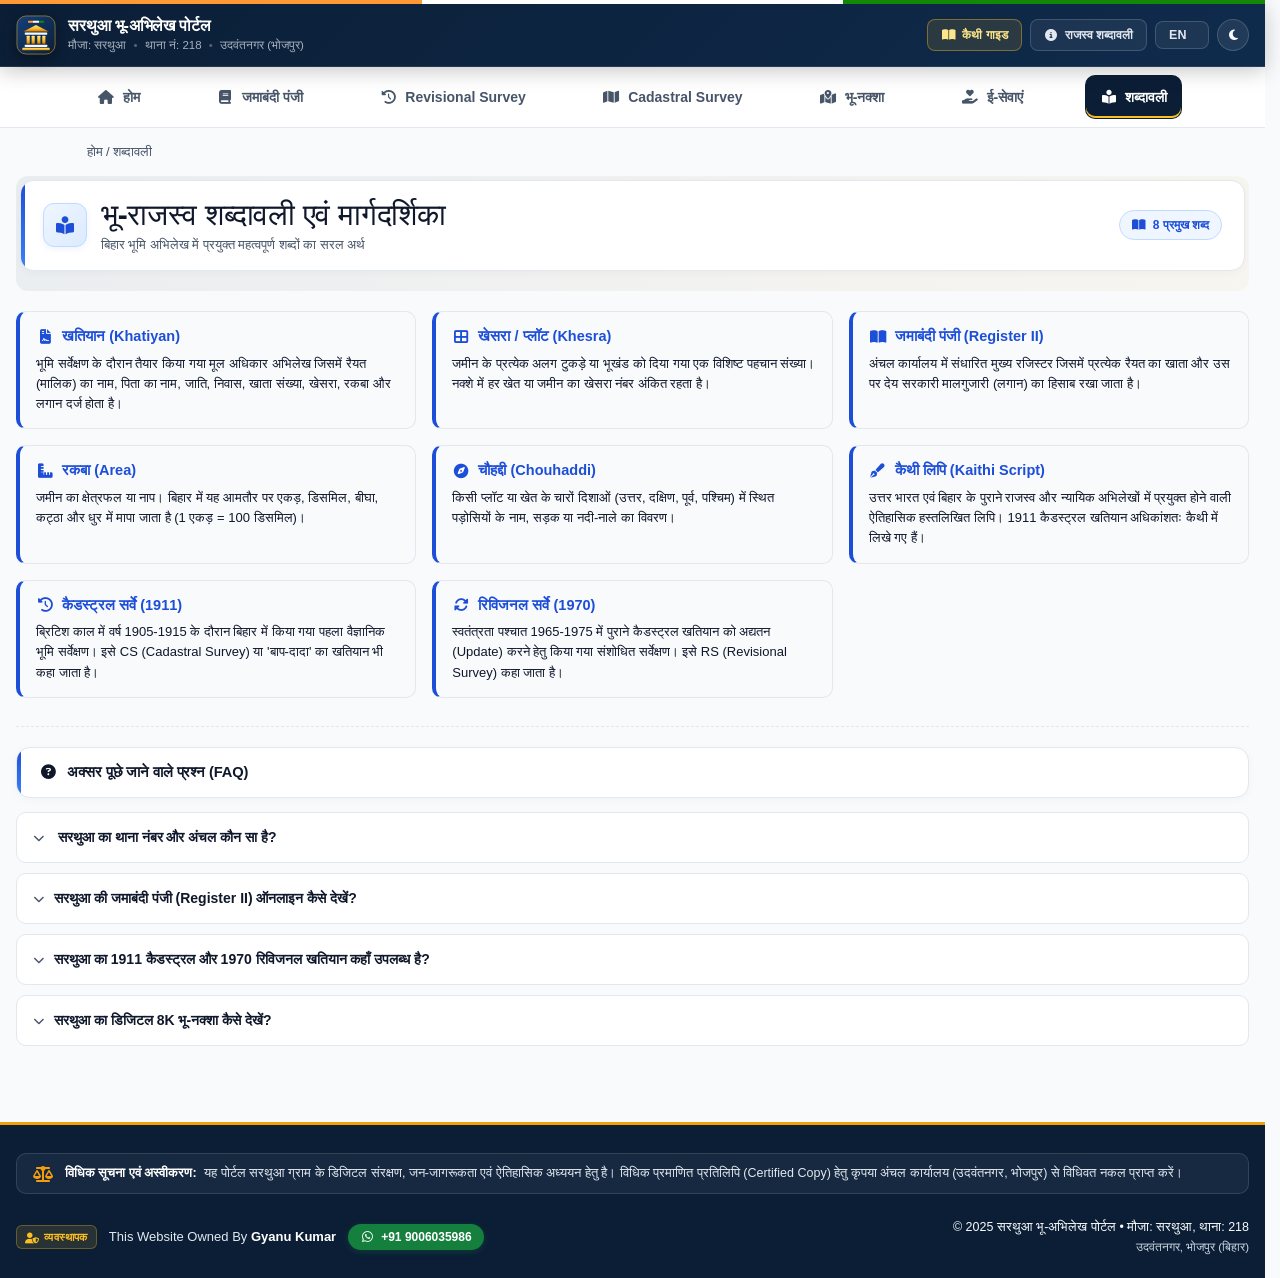
<file: glossary.html>
<!DOCTYPE html>
<html lang="hi" data-theme="light">

<head>
    <meta charset="UTF-8">
    <meta name="viewport" content="width=device-width, initial-scale=1.0">
    <script>(function(){var t;try{t=localStorage.getItem('sarthua_theme');}catch(e){}if(t!=='light'&&t!=='dark')t=window.matchMedia&&matchMedia('(prefers-color-scheme: dark)').matches?'dark':'light';document.documentElement.setAttribute('data-theme',t);})();</script>
    <meta name="referrer" content="strict-origin-when-cross-origin">
    <meta name="theme-color" content="#0b1e36">
    <script>(function () { try { var t = localStorage.getItem('sarthua_theme'); if (t) document.documentElement.setAttribute('data-theme', t); } catch (e) { } })();</script>

    <title>बिहार भू-राजस्व शब्दावली एवं गाइड (Land Records Glossary) | सरथुआ पोर्टल</title>
    <meta name="description" content="बिहार भू-राजस्व शब्दावली — खतियान, खेसरा, जमाबंदी पंजी, रकबा, चौहद्दी, दखल-कब्जा, कैथी लिपि आदि शब्दों की सरल हिंदी परिभाषाएं | सरथुआ भू-अभिलेख पोर्टल।">
    <meta name="author" content="सरथुआ ग्राम पंचायत एवं डिजिटल भू-अभिलेख संग्रह">
    <meta name="robots" content="index, follow, max-image-preview:large, max-snippet:-1, max-video-preview:-1">
    <link rel="canonical" href="https://sarthua.in/glossary">

    <meta property="og:type" content="website">
    <meta property="og:url" content="https://sarthua.in/glossary">
    <meta property="og:title" content="बिहार भू-राजस्व शब्दावली एवं गाइड (Land Records Glossary) | सरथुआ">
    <meta property="og:description"
        content="बिहार भू-राजस्व शब्दावली एवं मार्गदर्शिका - खतियान, खेसरा, जमाबंदी आदि का सरल अर्थ।">
    <meta property="og:image" content="https://sarthua.in/og-image.png">
    <meta property="og:image:type" content="image/png">
    <meta property="og:image:width" content="1200">
    <meta property="og:image:height" content="630">
    <meta property="og:locale" content="hi_IN">
    <meta property="og:site_name" content="सरथुआ भू-अभिलेख पोर्टल">

    <meta name="twitter:card" content="summary_large_image">
    <meta name="twitter:title" content="बिहार भू-राजस्व शब्दावली एवं गाइड (Land Records Glossary) | सरथुआ">
    <meta name="twitter:description"
        content="बिहार भू-राजस्व शब्दावली एवं मार्गदर्शिका - खतियान, खेसरा, जमाबंदी आदि का सरल अर्थ।">
    <meta name="twitter:image" content="https://sarthua.in/og-image.png">
    <script type="application/ld+json">
    {
      "@context": "https://schema.org",
      "@type": "FAQPage",
      "mainEntity": [
        {
          "@type": "Question",
          "name": "सरथुआ का थाना नंबर और अंचल कौन सा है?",
          "acceptedAnswer": {"@type": "Answer", "text": "मौजा सरथुआ का थाना नंबर 218, अंचल उदवंतनगर और जिला भोजपुर (आरा), बिहार है।"}
        },
        {
          "@type": "Question",
          "name": "सरथुआ की जमाबंदी पंजी (Register II) ऑनलाइन कैसे देखें?",
          "acceptedAnswer": {"@type": "Answer", "text": "सरथुआ भू-अभिलेख पोर्टल (sarthua.in) के जमाबंदी पंजी पेज में जाकर वॉल्यूम 01 से 21 तक के सभी मूल राजस्व पन्ने ऑनलाइन पढ़े जा सकते हैं।"}
        },
        {
          "@type": "Question",
          "name": "सरथुआ का 1911 कैडस्ट्रल और 1970 रिविजनल खतियान कहाँ उपलब्ध है?",
          "acceptedAnswer": {"@type": "Answer", "text": "इस पोर्टल पर 1911 कैडस्ट्रल सर्वे के 2 वॉल्यूम और 1970 रिविजनल सर्वे के सभी 9 वॉल्यूम सीधे, निःशुल्क उपलब्ध हैं।"}
        },
        {
          "@type": "Question",
          "name": "सरथुआ का डिजिटल 8K भू-नक्शा कैसे देखें?",
          "acceptedAnswer": {"@type": "Answer", "text": "पोर्टल के डिजिटल नक्शा पेज पर 1970 रिविजनल व 1911 कैडस्ट्रल सर्वे का 8K अल्ट्रा HD नक्शा ज़ूम करके देखा जा सकता है।"}
        }
      ]
    }
    </script>
    <script type="application/ld+json">
    {
      "@context": "https://schema.org",
      "@type": "BreadcrumbList",
      "itemListElement": [
        {"@type": "ListItem", "position": 1, "name": "होम", "item": "https://sarthua.in/"},
        {"@type": "ListItem", "position": 2, "name": "शब्दावली", "item": "https://sarthua.in/glossary"}
      ]
    }
    </script>

    <link rel="icon" type="image/svg+xml" href="favicon.svg">
    <link rel="icon" type="image/png" sizes="32x32" href="favicon-32x32.png">
    <link rel="icon" type="image/png" sizes="16x16" href="favicon-16x16.png">
    <link rel="alternate icon" type="image/x-icon" href="favicon.ico">
    <link rel="apple-touch-icon" sizes="180x180" href="apple-touch-icon.png">
    <link rel="manifest" href="manifest.json">

    <link rel="stylesheet" href="style.min.css?v=11.1">
    <link rel="preload" href="/fonts/fa-solid.woff2" as="font" type="font/woff2" crossorigin>
</head>

<body>
    <div class="gov-tricolor-ribbon"></div>

    <header class="portal-navbar">
        <div class="container">
            <div class="navbar-inner">
                <div class="navbar-brand">
                    <a href="/" class="brand-crest" aria-label="होम पेज पर जाएं">
                        <img src="favicon.svg" width="40" height="40" alt="सरथुआ भू-अभिलेख पोर्टल" decoding="async">
                    </a>
                    <div class="brand-info">
                        <p class="brand-title" data-en="Sarthua Bhu-Abhilekh Portal">सरथुआ भू-अभिलेख पोर्टल</p>
                        <div class="brand-meta">
                            <span data-en="Mauja: Sarthua">मौजा: सरथुआ</span> <span class="meta-sep">•</span>
                            <span data-en="Thana No: 218">थाना नं: 218</span> <span class="meta-sep">•</span>
                            <span data-en="Udwantnagar (Bhojpur)">उदवंतनगर (भोजपुर)</span>
                        </div>
                    </div>
                </div>

                <div class="navbar-actions">
                    <a href="https://docs.sarthua.in/support/Support_EBook_Kaithi.pdf" target="_blank" rel="noopener"
                        class="nav-btn nav-btn--accent" title="कैथी से देवनागरी रूपांतरण गाइड">
                        <i class="fas fa-book-open"></i> <span data-en="Kaithi Guide">कैथी गाइड</span>
                    </a>

                    <a href="glossary" class="nav-btn nav-btn--outline" title="भू-राजस्व शब्दावली">
                        <i class="fas fa-info-circle"></i> <span data-en="Glossary">राजस्व शब्दावली</span>
                    </a>

                    <button class="nav-btn nav-btn--outline lang-toggle-btn" id="langToggleBtn"
                        onclick="toggleLanguage()" title="Hindi / English"
                        aria-label="भाषा बदलें / Switch language">EN</button>

                    <button class="nav-btn nav-btn--icon" id="themeToggleBtn" onclick="toggleTheme()" title="थीम बदलें"
                        aria-label="डार्क या लाइट थीम बदलें">
                        <i class="fas fa-moon" id="themeIcon"></i>
                    </button>
                </div>
            </div>
        </div>
    </header>

    <nav class="page-nav-wrap">
        <div class="container">
            <div class="page-nav">
                <a href="/" class="page-nav-link"><i class="fas fa-home"></i> <span
                        data-en="Home">होम</span></a>
                <a href="jamabandi" class="page-nav-link"><i class="fas fa-book"></i> <span
                        data-en="Jamabandi Panji">जमाबंदी पंजी</span></a>
                <a href="revisional-survey" class="page-nav-link"><i class="fas fa-history"></i> <span
                        data-en="Revisional Survey">Revisional Survey</span></a>
                <a href="cadastral-survey" class="page-nav-link"><i class="fas fa-map"></i> <span
                        data-en="Cadastral Survey">Cadastral Survey</span></a>
                <a href="bhu-naksha" class="page-nav-link"><i class="fas fa-map-marked-alt"></i> <span
                        data-en="Bhu-Naksha">भू-नक्शा</span></a>
                <a href="services" class="page-nav-link"><i class="fas fa-hand-holding-heart"></i> <span
                        data-en="E-Services">ई-सेवाएं</span></a>
                <a href="glossary" class="page-nav-link active"><i class="fas fa-book-reader"></i> <span
                        data-en="Glossary">शब्दावली</span></a>
            </div>
        </div>
    </nav>
    <div class="breadcrumb-trail">
        <a href="/" data-en="Home">होम</a> / <span data-en="Glossary">शब्दावली</span>
    </div>
    <main class="main-content">
        <div class="container">
            <div class="page-banner">
                <div class="modern-section-header">
                    <div class="msh-left">
                        <div class="msh-icon"><i class="fas fa-book-reader"></i></div>
                        <div class="msh-info">
                            <h1 data-en="Land Revenue Glossary & Guide">भू-राजस्व शब्दावली एवं मार्गदर्शिका</h1>
                            <span class="msh-period"
                                data-en="Simple meanings of key terms used in Bihar land records">बिहार भूमि अभिलेख में
                                प्रयुक्त महत्वपूर्ण शब्दों का सरल अर्थ</span>
                        </div>
                    </div>
                    <div class="msh-badges">
                        <span class="msh-pill msh-pill--status"><i class="fas fa-book-open"></i> <span
                                data-en="8 Key Terms">8 प्रमुख शब्द</span></span>
                    </div>
                </div>
            </div>
            <div class="glossary-grid">
                <div class="glossary-card">
                    <div class="glossary-term"><i class="fas fa-file-contract"></i> <span data-en="Khatiyan">खतियान
                            (Khatiyan)</span></div>
                    <p class="glossary-desc"
                        data-en="The original record-of-rights prepared during a land survey, recording the raiyat's (owner's) name, father's name, caste, residence, khata number, khesra, area and rent.">
                        भूमि सर्वेक्षण के दौरान तैयार किया गया मूल अधिकार अभिलेख जिसमें रैयत (मालिक) का नाम, पिता का
                        नाम, जाति, निवास, खाता संख्या, खेसरा, रकबा और लगान दर्ज होता है।</p>
                </div>
                <div class="glossary-card">
                    <div class="glossary-term"><i class="fas fa-th-large"></i> <span data-en="Khesra / Plot">खेसरा /
                            प्लॉट (Khesra)</span></div>
                    <p class="glossary-desc"
                        data-en="A unique identification number given to each separate piece or plot of land. Every field or plot is marked with its khesra number on the map.">
                        जमीन के प्रत्येक अलग टुकड़े या भूखंड को दिया गया एक विशिष्ट पहचान संख्या। नक्शे में हर खेत या
                        जमीन का खेसरा नंबर अंकित रहता है।</p>
                </div>
                <div class="glossary-card">
                    <div class="glossary-term"><i class="fas fa-book-open"></i> <span
                            data-en="Jamabandi Panji (Register II)">जमाबंदी पंजी (Register II)</span></div>
                    <p class="glossary-desc"
                        data-en="The main register maintained at the Anchal (circle) office recording each raiyat's khata and the government land revenue (lagan) due on it.">
                        अंचल कार्यालय में संधारित मुख्य रजिस्टर जिसमें प्रत्येक रैयत का खाता और उस पर देय सरकारी
                        मालगुजारी (लगान) का हिसाब रखा जाता है।</p>
                </div>
                <div class="glossary-card">
                    <div class="glossary-term"><i class="fas fa-ruler-combined"></i> <span data-en="Rakba (Area)">रकबा
                            (Area)</span></div>
                    <p class="glossary-desc"
                        data-en="The area or measurement of land. In Bihar this is usually measured in acres, decimals, bigha, katha and dhur (1 acre = 100 decimals).">
                        जमीन का क्षेत्रफल या नाप। बिहार में यह आमतौर पर एकड़, डिसमिल, बीघा, कट्ठा और धुर में मापा जाता
                        है (1 एकड़ = 100 डिसमिल)।</p>
                </div>
                <div class="glossary-card">
                    <div class="glossary-term"><i class="fas fa-compass"></i> <span
                            data-en="Chouhaddi (Boundaries)">चौहद्दी (Chouhaddi)</span></div>
                    <p class="glossary-desc"
                        data-en="The names of neighbours, or details of a road/river, on all four sides (north, south, east, west) of a plot or field.">
                        किसी प्लॉट या खेत के चारों दिशाओं (उत्तर, दक्षिण, पूर्व, पश्चिम) में स्थित पड़ोसियों के नाम,
                        सड़क या नदी-नाले का विवरण।</p>
                </div>
                <div class="glossary-card">
                    <div class="glossary-term"><i class="fas fa-pen-fancy"></i> <span data-en="Kaithi Script">कैथी लिपि
                            (Kaithi Script)</span></div>
                    <p class="glossary-desc"
                        data-en="A historic handwritten script used in old revenue and judicial records of North India and Bihar. Most 1911 Cadastral Khatiyans are written in Kaithi.">
                        उत्तर भारत एवं बिहार के पुराने राजस्व और न्यायिक अभिलेखों में प्रयुक्त होने वाली ऐतिहासिक
                        हस्तलिखित लिपि। 1911 कैडस्ट्रल खतियान अधिकांशतः कैथी में लिखे गए हैं।</p>
                </div>
                <div class="glossary-card">
                    <div class="glossary-term"><i class="fas fa-history"></i> <span
                            data-en="Cadastral Survey (1911)">कैडस्ट्रल सर्वे (1911)</span></div>
                    <p class="glossary-desc"
                        data-en="The first scientific land survey conducted in Bihar during 1905-1915 under British rule. Also called the CS (Cadastral Survey) or the ancestral khatiyan.">
                        ब्रिटिश काल में वर्ष 1905-1915 के दौरान बिहार में किया गया पहला वैज्ञानिक भूमि सर्वेक्षण। इसे CS
                        (Cadastral Survey) या 'बाप-दादा' का खतियान भी कहा जाता है।</p>
                </div>
                <div class="glossary-card">
                    <div class="glossary-term"><i class="fas fa-sync-alt"></i> <span
                            data-en="Revisional Survey (1970)">रिविजनल सर्वे (1970)</span></div>
                    <p class="glossary-desc"
                        data-en="A revised survey conducted between 1965-1975, after independence, to update the old Cadastral Khatiyan. Also known as the RS (Revisional Survey).">
                        स्वतंत्रता पश्चात 1965-1975 में पुराने कैडस्ट्रल खतियान को अद्यतन (Update) करने हेतु किया गया
                        संशोधित सर्वेक्षण। इसे RS (Revisional Survey) कहा जाता है।</p>
                </div>
            </div>

            <div class="govt-portal-services"
                style="margin-top: 28px; border-top: 1px dashed var(--color-border); padding-top: 20px;">
                <div class="modern-section-header" style="margin-bottom: 14px;">
                    <h3><i class="fas fa-question-circle"></i> <span data-en="Frequently Asked Questions (FAQ)">अक्सर
                            पूछे जाने वाले प्रश्न (FAQ)</span></h3>
                </div>
                <div class="faq-list">
                    <details class="faq-item">
                        <summary data-en="What is the police station (thana) number and block (anchal) of Sarthua?">
                            सरथुआ का थाना नंबर और अंचल कौन सा है?</summary>
                        <p
                            data-en="Mauja Sarthua falls under Thana No. 218, Anchal Udwantnagar, District Bhojpur (Ara), Bihar.">
                            मौजा सरथुआ का थाना नंबर 218, अंचल उदवंतनगर और जिला भोजपुर (आरा), बिहार है।</p>
                    </details>
                    <details class="faq-item">
                        <summary data-en="How can I view Sarthua's Jamabandi Panji (Register II) online?">सरथुआ की
                            जमाबंदी पंजी (Register II) ऑनलाइन कैसे देखें?</summary>
                        <p
                            data-en="Go to the Jamabandi Panji page on the Sarthua Bhu-Abhilekh Portal (sarthua.in) to read all original revenue pages from Volume 01 to 21 online in high quality.">
                            सरथुआ भू-अभिलेख पोर्टल (sarthua.in) के 'जमाबंदी पंजी' टैब में जाकर आप वॉल्यूम 01 से 21 तक के
                            सभी मूल राजस्व पन्नों को उच्च गुणवत्ता में ऑनलाइन पढ़ सकते हैं।</p>
                    </details>
                    <details class="faq-item">
                        <summary data-en="Where can I find Sarthua's 1911 Cadastral and 1970 Revisional Khatiyan?">सरथुआ
                            का 1911 कैडस्ट्रल और 1970 रिविजनल खतियान कहाँ उपलब्ध है?</summary>
                        <p
                            data-en="This portal has both volumes (830 pages) of the 1911 Cadastral Survey and all 9 volumes of the 1970 Revisional Survey available directly, free of charge.">
                            इस पोर्टल पर 1911 कैडस्ट्रल सर्वे के 2 वॉल्यूम (830 पेज) और 1970 रिविजनल सर्वे के सभी 9
                            वॉल्यूम सीधे उपलब्ध हैं, जिन्हें बिना किसी शुल्क के देखा जा सकता है।</p>
                    </details>
                    <details class="faq-item">
                        <summary data-en="How do I view Sarthua's digital 8K land map (Bhu-Naksha)?">सरथुआ का डिजिटल 8K
                            भू-नक्शा कैसे देखें?</summary>
                        <p
                            data-en="The Digital Map section has 8K ultra-HD maps of the 1970 Revisional Survey (Sheets 1-6) and 1911 Cadastral Survey (Sheets 00-5), where you can zoom in to see plot numbers and boundaries directly.">
                            पोर्टल के 'डिजिटल नक्शा' सेक्शन में 1970 रिविजनल सर्वे (चादर 1 से 6) एवं 1911 कैडस्ट्रल
                            सर्वे (चादर 00 से 5) का 8K अल्ट्रा HD नक्शा उपलब्ध है, जिसमें ज़ूम करके सीधे प्लॉट नंबर और
                            चौहद्दी देखी जा सकती है।</p>
                    </details>
                </div>
            </div>
        </div>
    </main>
    <footer class="portal-footer">
        <div class="container">
            <div class="footer-disclaimer-strip">
                <i class="fas fa-balance-scale disclaimer-strip-icon"></i>
                <div class="disclaimer-strip-text"
                    data-en="Legal Notice &amp; Disclaimer: This portal is for digital preservation, public awareness and historical study of Sarthua village. For a legally certified copy, please obtain it through due process from the Anchal Office (Udwantnagar, Bhojpur).">
                    <strong>विधिक सूचना एवं अस्वीकरण:</strong> यह पोर्टल सरथुआ ग्राम के डिजिटल संरक्षण, जन-जागरूकता एवं
                    ऐतिहासिक अध्ययन हेतु है। विधिक प्रमाणित प्रतिलिपि (Certified Copy) हेतु कृपया अंचल कार्यालय
                    (उदवंतनगर, भोजपुर) से विधिवत नकल प्राप्त करें।
                </div>
            </div>

            <div class="footer-bottom-bar">
                <div class="footer-admin-info">
                    <span class="admin-badge"><i class="fas fa-user-shield"></i> <span
                            data-en="Administrator">व्यवस्थापक</span></span>
                    <span class="admin-owner">This Website Owned By <strong>Gyanu Kumar</strong></span>
                    <a href="https://wa.me/919006035986" target="_blank" class="footer-wa-pill"
                        title="WhatsApp पर संदेश भेजें">
                        <i class="fab fa-whatsapp"></i>
                        <span>+91 9006035986</span>
                    </a>
                </div>

                <div class="footer-copyright">
                    <p>&copy; 2025 <span data-en="Sarthua Bhu-Abhilekh Portal">सरथुआ भू-अभिलेख पोर्टल</span> • <span
                            data-en="Mauja: Sarthua, Thana: 218">मौजा: सरथुआ, थाना: 218</span></p>
                    <span class="footer-sub" data-en="Udwantnagar, Bhojpur (Bihar)">उदवंतनगर, भोजपुर (बिहार)</span>
                </div>
            </div>
        </div>
    </footer>

    <div id="loadingModal" class="modal hidden">
        <div class="modal-content">
            <div class="loading-spinner"></div>
            <p><i class="fas fa-file-pdf"></i> PDF लोड हो रहा है...</p>
        </div>
    </div>
    <script src="js/site.js?v=5" defer></script>
</body>

</html>
</file>
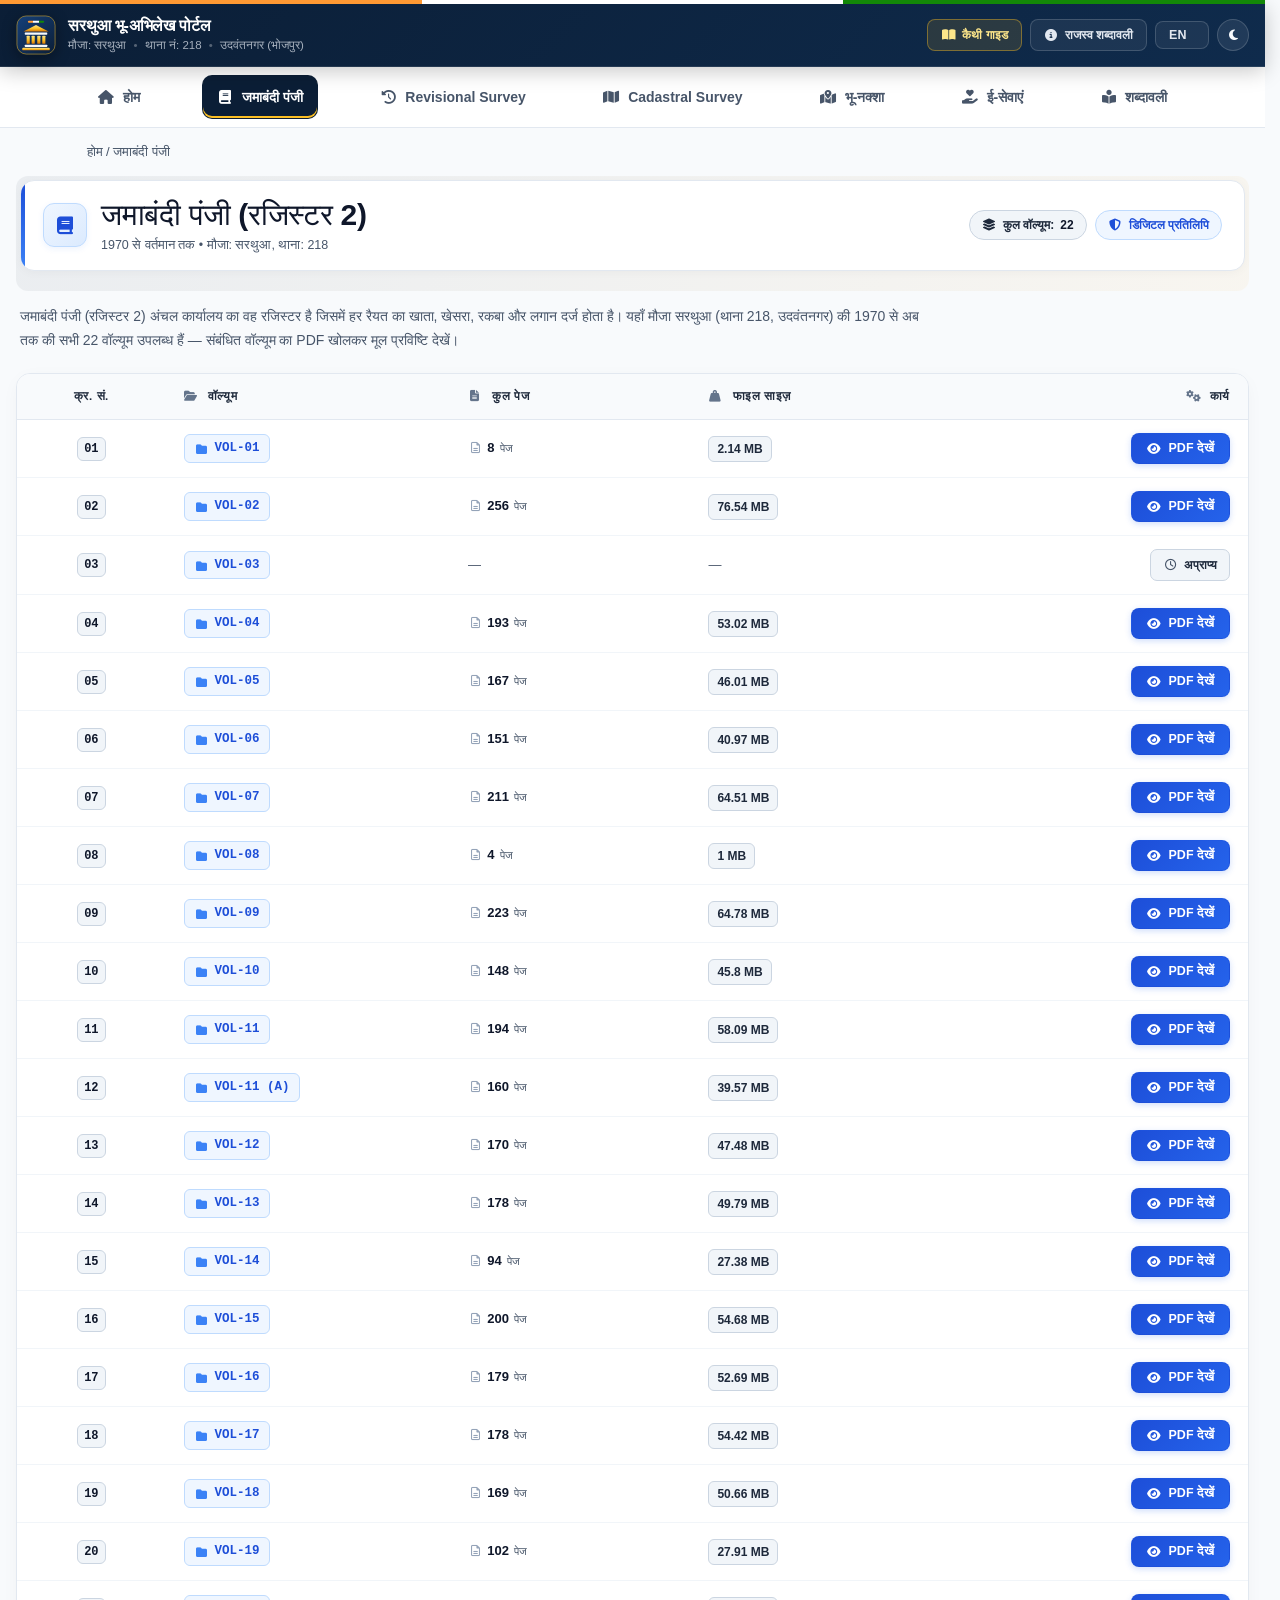
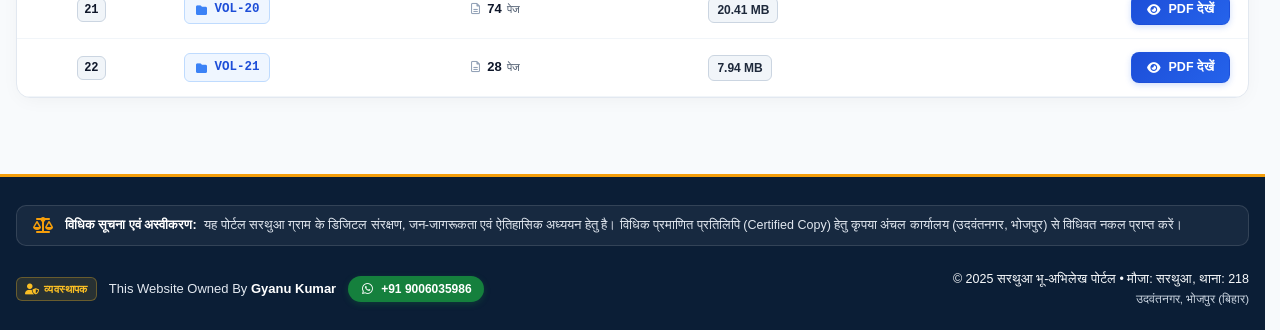
<file: jamabandi.html>
<!DOCTYPE html>
<html lang="hi" data-theme="light">
<head>
    <meta charset="UTF-8">
    <meta name="viewport" content="width=device-width, initial-scale=1.0">
    <meta name="referrer" content="strict-origin-when-cross-origin">
    <meta name="theme-color" content="#0b1e36">
    <script>(function(){var t;try{t=localStorage.getItem('sarthua_theme');}catch(e){}if(t!=='light'&&t!=='dark')t=window.matchMedia&&matchMedia('(prefers-color-scheme: dark)').matches?'dark':'light';document.documentElement.setAttribute('data-theme',t);})();</script>

    <title>सरथुआ जमाबंदी पंजी (Sarthua Jamabandi Panji) — रजिस्टर 2 | थाना 218, उदवंतनगर</title>
    <meta name="description" content="मौजा सरथुआ (Sarthua, थाना 218, उदवंतनगर, भोजपुर) की जमाबंदी पंजी (रजिस्टर 2) के सभी 22 वॉल्यूम व 4,200+ प्लॉट्स ऑनलाइन निःशुल्क खोजें व देखें।">
    <meta name="author" content="सरथुआ ग्राम पंचायत एवं डिजिटल भू-अभिलेख संग्रह">
    <meta name="robots" content="index, follow, max-image-preview:large, max-snippet:-1, max-video-preview:-1">
    <link rel="canonical" href="https://sarthua.in/jamabandi">

    <meta property="og:type" content="website">
    <meta property="og:url" content="https://sarthua.in/jamabandi">
    <meta property="og:title" content="सरथुआ जमाबंदी पंजी (Sarthua Jamabandi Panji) — रजिस्टर 2 | थाना 218">
    <meta property="og:description" content="जमाबंदी पंजी (रजिस्टर 2) - वॉल्यूम 01 से 21 तक, मौजा सरथुआ (थाना 218, भोजपुर)। 4,200+ प्लॉट्स ऑनलाइन निःशुल्क देखें।">
    <meta property="og:image" content="https://sarthua.in/og-image.png">
    <meta property="og:image:type" content="image/png">
    <meta property="og:image:width" content="1200">
    <meta property="og:image:height" content="630">
    <meta property="og:locale" content="hi_IN">
    <meta property="og:site_name" content="सरथुआ भू-अभिलेख पोर्टल">

    <meta name="twitter:card" content="summary_large_image">
    <meta name="twitter:title" content="सरथुआ जमाबंदी पंजी (Sarthua Jamabandi Panji) — रजिस्टर 2 | थाना 218">
    <meta name="twitter:description" content="जमाबंदी पंजी (रजिस्टर 2) - वॉल्यूम 01 से 21 तक, मौजा सरथुआ (थाना 218, भोजपुर)। 4,200+ प्लॉट्स ऑनलाइन निःशुल्क देखें।">
    <meta name="twitter:image" content="https://sarthua.in/og-image.png">
    <script type="application/ld+json">
    {
      "@context": "https://schema.org",
      "@type": "BreadcrumbList",
      "itemListElement": [
        {"@type": "ListItem", "position": 1, "name": "होम", "item": "https://sarthua.in/"},
        {"@type": "ListItem", "position": 2, "name": "जमाबंदी पंजी", "item": "https://sarthua.in/jamabandi"}
      ]
    }
    </script>
    <script type="application/ld+json">
    {
      "@context": "https://schema.org",
      "@type": "FAQPage",
      "mainEntity": [
        {
          "@type": "Question",
          "name": "सरथुआ जमाबंदी पंजी (Register II) क्या है?",
          "acceptedAnswer": {
            "@type": "Answer",
            "text": "जमाबंदी पंजी (रजिस्टर 2) मौजा सरथुआ (थाना 218) के रैयतों के नाम, खाता संख्या, खेसरा, रकबा और लगान का आधिकारिक सरकारी रिकॉर्ड है।"
          }
        },
        {
          "@type": "Question",
          "name": "सरथुआ की जमाबंदी पंजी ऑनलाइन कैसे देखें?",
          "acceptedAnswer": {
            "@type": "Answer",
            "text": "सरथुआ भू-अभिलेख पोर्टल (https://sarthua.in/jamabandi) पर मौजा सरथुआ के सभी 22 वॉल्यूम (Volume 01 से Volume 21) मुफ्त ऑनलाइन PDF में उपलब्ध हैं।"
          }
        }
      ]
    }
    </script>

    <link rel="icon" type="image/svg+xml" href="favicon.svg">
    <link rel="icon" type="image/png" sizes="32x32" href="favicon-32x32.png">
    <link rel="icon" type="image/png" sizes="16x16" href="favicon-16x16.png">
    <link rel="alternate icon" type="image/x-icon" href="favicon.ico">
    <link rel="apple-touch-icon" sizes="180x180" href="apple-touch-icon.png">
    <link rel="manifest" href="manifest.json">
    <link rel="preconnect" href="https://docs.sarthua.in" crossorigin>

    <link rel="stylesheet" href="style.min.css?v=11.1">
    <link rel="preload" href="/fonts/fa-solid.woff2" as="font" type="font/woff2" crossorigin>
</head>
<body>
    <div class="gov-tricolor-ribbon"></div>

    <header class="portal-navbar">
        <div class="container">
            <div class="navbar-inner">
                <div class="navbar-brand">
                    <a href="/" class="brand-crest" aria-label="होम पेज पर जाएं">
                        <img src="favicon.svg" width="40" height="40" alt="सरथुआ भू-अभिलेख पोर्टल" decoding="async">
                    </a>
                    <div class="brand-info">
                        <p class="brand-title" data-en="Sarthua Bhu-Abhilekh Portal">सरथुआ भू-अभिलेख पोर्टल</p>
                        <div class="brand-meta">
                            <span data-en="Mauja: Sarthua">मौजा: सरथुआ</span> <span class="meta-sep">•</span>
                            <span data-en="Thana No: 218">थाना नं: 218</span> <span class="meta-sep">•</span>
                            <span data-en="Udwantnagar (Bhojpur)">उदवंतनगर (भोजपुर)</span>
                        </div>
                    </div>
                </div>

                <div class="navbar-actions">
                    <a href="https://docs.sarthua.in/support/Support_EBook_Kaithi.pdf"
                       target="_blank" rel="noopener" class="nav-btn nav-btn--accent" title="कैथी से देवनागरी रूपांतरण गाइड">
                        <i class="fas fa-book-open"></i> <span data-en="Kaithi Guide">कैथी गाइड</span>
                    </a>

                    <a href="glossary" class="nav-btn nav-btn--outline" title="भू-राजस्व शब्दावली">
                        <i class="fas fa-info-circle"></i> <span data-en="Glossary">राजस्व शब्दावली</span>
                    </a>

                    <button class="nav-btn nav-btn--outline lang-toggle-btn" id="langToggleBtn" onclick="toggleLanguage()" title="Hindi / English" aria-label="भाषा बदलें / Switch language">EN</button>

                    <button class="nav-btn nav-btn--icon" id="themeToggleBtn" onclick="toggleTheme()" title="थीम बदलें" aria-label="डार्क या लाइट थीम बदलें">
                        <i class="fas fa-moon" id="themeIcon"></i>
                    </button>
                </div>
            </div>
        </div>
    </header>

    <nav class="page-nav-wrap">
        <div class="container">
            <div class="page-nav">
                <a href="/" class="page-nav-link"><i class="fas fa-home"></i> <span data-en="Home">होम</span></a>
                <a href="jamabandi" class="page-nav-link active"><i class="fas fa-book"></i> <span data-en="Jamabandi Panji">जमाबंदी पंजी</span></a>
                <a href="revisional-survey" class="page-nav-link"><i class="fas fa-history"></i> <span data-en="Revisional Survey">Revisional Survey</span></a>
                <a href="cadastral-survey" class="page-nav-link"><i class="fas fa-map"></i> <span data-en="Cadastral Survey">Cadastral Survey</span></a>
                <a href="bhu-naksha" class="page-nav-link"><i class="fas fa-map-marked-alt"></i> <span data-en="Bhu-Naksha">भू-नक्शा</span></a>
                <a href="services" class="page-nav-link"><i class="fas fa-hand-holding-heart"></i> <span data-en="E-Services">ई-सेवाएं</span></a>
                <a href="glossary" class="page-nav-link"><i class="fas fa-book-reader"></i> <span data-en="Glossary">शब्दावली</span></a>
            </div>
        </div>
    </nav>
    <div class="breadcrumb-trail">
        <a href="/" data-en="Home">होम</a> / <span data-en="Jamabandi Panji">जमाबंदी पंजी</span>
    </div>
    <main class="main-content">
        <div class="container">
        <div class="page-banner">
            <div class="modern-section-header">
                <div class="msh-left">
                    <div class="msh-icon"><i class="fas fa-book"></i></div>
                    <div class="msh-info">
                        <h1 data-en="Jamabandi Panji (Register II)">जमाबंदी पंजी (रजिस्टर 2)</h1>
                        <span class="msh-period" data-en="1970 to present • Mauja: Sarthua, Thana: 218">1970 से वर्तमान तक • मौजा: सरथुआ, थाना: 218</span>
                    </div>
                </div>
                <div class="msh-badges">
                    <span class="msh-pill"><i class="fas fa-layer-group"></i> <span data-en="Total Volumes:">कुल वॉल्यूम:</span> <strong>22</strong></span>
                    <span class="msh-pill msh-pill--status"><i class="fas fa-shield-alt"></i> <span data-en="Digital Copy">डिजिटल प्रतिलिपि</span></span>
                </div>
            </div>
        </div>
        <p class="page-intro" data-en="Jamabandi Panji (Register II) is the Anchal office register that records every raiyat's khata, khesra, area and land rent (lagan). All 22 volumes of Mauja Sarthua (Thana 218, Udwantnagar) from 1970 onwards are available here — open the relevant volume's PDF to view the original entry.">जमाबंदी पंजी (रजिस्टर 2) अंचल कार्यालय का वह रजिस्टर है जिसमें हर रैयत का खाता, खेसरा, रकबा और लगान दर्ज होता है। यहाँ मौजा सरथुआ (थाना 218, उदवंतनगर) की 1970 से अब तक की सभी 22 वॉल्यूम उपलब्ध हैं — संबंधित वॉल्यूम का PDF खोलकर मूल प्रविष्टि देखें।</p>
                <div class="modern-table-container">
                    <div class="table-responsive">
                        <table class="modern-table">
                            <thead>
                                <tr>
                                    <th class="col-sr" data-en="#">क्र. सं.</th>
                                    <th class="col-vol"><i class="fas fa-folder-open"></i> <span data-en="Volume">वॉल्यूम</span></th>
                                    <th class="col-pages"><i class="fas fa-file-alt"></i> <span data-en="Total Pages">कुल पेज</span></th>
                                    <th class="col-size"><i class="fas fa-weight-hanging"></i> <span data-en="File Size">फाइल साइज़</span></th>
                                    <th class="col-action text-right"><i class="fas fa-cogs"></i> <span data-en="Action">कार्य</span></th>
                                </tr>
                            </thead>
                            <tbody id="jamabandi-tbody">
                                <tr>
                                    <td class="col-sr"><span class="sr-badge">01</span></td>
                                    <td class="col-vol"><span class="vol-badge"><i class="fas fa-folder"></i> VOL-01</span></td>
                                    <td class="col-pages"><span class="page-pill"><i class="far fa-file-lines"></i> 8 <small data-en="pages">पेज</small></span></td>
                                    <td class="col-size"><span class="size-pill">2.14 MB</span></td>
                                    <td class="col-action text-right"><div class="action-buttons"><button class="btn-action-view" onclick="AppController.viewPDF('https://docs.sarthua.in/jamabandi_panji/Sarthua_Vol_01_1970.pdf', 'Sarthua_Vol_01_1970.pdf', 2243953)" title="दस्तावेज़ सीधे पोर्टल में देखें" data-title-en="View document directly in the portal"><i class="fas fa-eye"></i> <span data-en="View PDF">PDF देखें</span></button></div></td>
                                </tr>
                                <tr>
                                    <td class="col-sr"><span class="sr-badge">02</span></td>
                                    <td class="col-vol"><span class="vol-badge"><i class="fas fa-folder"></i> VOL-02</span></td>
                                    <td class="col-pages"><span class="page-pill"><i class="far fa-file-lines"></i> 256 <small data-en="pages">पेज</small></span></td>
                                    <td class="col-size"><span class="size-pill">76.54 MB</span></td>
                                    <td class="col-action text-right"><div class="action-buttons"><button class="btn-action-view" onclick="AppController.viewPDF('https://docs.sarthua.in/jamabandi_panji/Sarthua_Vol_02_1970.pdf', 'Sarthua_Vol_02_1970.pdf', 80258007)" title="दस्तावेज़ सीधे पोर्टल में देखें" data-title-en="View document directly in the portal"><i class="fas fa-eye"></i> <span data-en="View PDF">PDF देखें</span></button></div></td>
                                </tr>
                                <tr>
                                    <td class="col-sr"><span class="sr-badge">03</span></td>
                                    <td class="col-vol"><span class="vol-badge"><i class="fas fa-folder"></i> VOL-03</span></td>
                                    <td class="col-pages"><span class="meta-muted">—</span></td>
                                    <td class="col-size"><span class="meta-muted">—</span></td>
                                    <td class="col-action text-right"><div class="action-buttons"><span class="btn-status-pill btn-status-pill--unavailable" title="यह दस्तावेज़ डिजिटलीकरण प्रक्रिया में है"><i class="far fa-clock"></i> <span data-en="Unavailable">अप्राप्य</span></span></div></td>
                                </tr>
                                <tr>
                                    <td class="col-sr"><span class="sr-badge">04</span></td>
                                    <td class="col-vol"><span class="vol-badge"><i class="fas fa-folder"></i> VOL-04</span></td>
                                    <td class="col-pages"><span class="page-pill"><i class="far fa-file-lines"></i> 193 <small data-en="pages">पेज</small></span></td>
                                    <td class="col-size"><span class="size-pill">53.02 MB</span></td>
                                    <td class="col-action text-right"><div class="action-buttons"><button class="btn-action-view" onclick="AppController.viewPDF('https://docs.sarthua.in/jamabandi_panji/Sarthua_Vol_04_1970.pdf', 'Sarthua_Vol_04_1970.pdf', 55595500)" title="दस्तावेज़ सीधे पोर्टल में देखें" data-title-en="View document directly in the portal"><i class="fas fa-eye"></i> <span data-en="View PDF">PDF देखें</span></button></div></td>
                                </tr>
                                <tr>
                                    <td class="col-sr"><span class="sr-badge">05</span></td>
                                    <td class="col-vol"><span class="vol-badge"><i class="fas fa-folder"></i> VOL-05</span></td>
                                    <td class="col-pages"><span class="page-pill"><i class="far fa-file-lines"></i> 167 <small data-en="pages">पेज</small></span></td>
                                    <td class="col-size"><span class="size-pill">46.01 MB</span></td>
                                    <td class="col-action text-right"><div class="action-buttons"><button class="btn-action-view" onclick="AppController.viewPDF('https://docs.sarthua.in/jamabandi_panji/Sarthua_Vol_05_1970.pdf', 'Sarthua_Vol_05_1970.pdf', 48244982)" title="दस्तावेज़ सीधे पोर्टल में देखें" data-title-en="View document directly in the portal"><i class="fas fa-eye"></i> <span data-en="View PDF">PDF देखें</span></button></div></td>
                                </tr>
                                <tr>
                                    <td class="col-sr"><span class="sr-badge">06</span></td>
                                    <td class="col-vol"><span class="vol-badge"><i class="fas fa-folder"></i> VOL-06</span></td>
                                    <td class="col-pages"><span class="page-pill"><i class="far fa-file-lines"></i> 151 <small data-en="pages">पेज</small></span></td>
                                    <td class="col-size"><span class="size-pill">40.97 MB</span></td>
                                    <td class="col-action text-right"><div class="action-buttons"><button class="btn-action-view" onclick="AppController.viewPDF('https://docs.sarthua.in/jamabandi_panji/Sarthua_Vol_06_1970.pdf', 'Sarthua_Vol_06_1970.pdf', 42960159)" title="दस्तावेज़ सीधे पोर्टल में देखें" data-title-en="View document directly in the portal"><i class="fas fa-eye"></i> <span data-en="View PDF">PDF देखें</span></button></div></td>
                                </tr>
                                <tr>
                                    <td class="col-sr"><span class="sr-badge">07</span></td>
                                    <td class="col-vol"><span class="vol-badge"><i class="fas fa-folder"></i> VOL-07</span></td>
                                    <td class="col-pages"><span class="page-pill"><i class="far fa-file-lines"></i> 211 <small data-en="pages">पेज</small></span></td>
                                    <td class="col-size"><span class="size-pill">64.51 MB</span></td>
                                    <td class="col-action text-right"><div class="action-buttons"><button class="btn-action-view" onclick="AppController.viewPDF('https://docs.sarthua.in/jamabandi_panji/Sarthua_Vol_07_1970.pdf', 'Sarthua_Vol_07_1970.pdf', 67643638)" title="दस्तावेज़ सीधे पोर्टल में देखें" data-title-en="View document directly in the portal"><i class="fas fa-eye"></i> <span data-en="View PDF">PDF देखें</span></button></div></td>
                                </tr>
                                <tr>
                                    <td class="col-sr"><span class="sr-badge">08</span></td>
                                    <td class="col-vol"><span class="vol-badge"><i class="fas fa-folder"></i> VOL-08</span></td>
                                    <td class="col-pages"><span class="page-pill"><i class="far fa-file-lines"></i> 4 <small data-en="pages">पेज</small></span></td>
                                    <td class="col-size"><span class="size-pill">1 MB</span></td>
                                    <td class="col-action text-right"><div class="action-buttons"><button class="btn-action-view" onclick="AppController.viewPDF('https://docs.sarthua.in/jamabandi_panji/Sarthua_Vol_08_1970.pdf', 'Sarthua_Vol_08_1970.pdf', 1048576)" title="दस्तावेज़ सीधे पोर्टल में देखें" data-title-en="View document directly in the portal"><i class="fas fa-eye"></i> <span data-en="View PDF">PDF देखें</span></button></div></td>
                                </tr>
                                <tr>
                                    <td class="col-sr"><span class="sr-badge">09</span></td>
                                    <td class="col-vol"><span class="vol-badge"><i class="fas fa-folder"></i> VOL-09</span></td>
                                    <td class="col-pages"><span class="page-pill"><i class="far fa-file-lines"></i> 223 <small data-en="pages">पेज</small></span></td>
                                    <td class="col-size"><span class="size-pill">64.78 MB</span></td>
                                    <td class="col-action text-right"><div class="action-buttons"><button class="btn-action-view" onclick="AppController.viewPDF('https://docs.sarthua.in/jamabandi_panji/Sarthua_Vol_09_1970.pdf', 'Sarthua_Vol_09_1970.pdf', 67926753)" title="दस्तावेज़ सीधे पोर्टल में देखें" data-title-en="View document directly in the portal"><i class="fas fa-eye"></i> <span data-en="View PDF">PDF देखें</span></button></div></td>
                                </tr>
                                <tr>
                                    <td class="col-sr"><span class="sr-badge">10</span></td>
                                    <td class="col-vol"><span class="vol-badge"><i class="fas fa-folder"></i> VOL-10</span></td>
                                    <td class="col-pages"><span class="page-pill"><i class="far fa-file-lines"></i> 148 <small data-en="pages">पेज</small></span></td>
                                    <td class="col-size"><span class="size-pill">45.8 MB</span></td>
                                    <td class="col-action text-right"><div class="action-buttons"><button class="btn-action-view" onclick="AppController.viewPDF('https://docs.sarthua.in/jamabandi_panji/Sarthua_Vol_10_1970.pdf', 'Sarthua_Vol_10_1970.pdf', 48024781)" title="दस्तावेज़ सीधे पोर्टल में देखें" data-title-en="View document directly in the portal"><i class="fas fa-eye"></i> <span data-en="View PDF">PDF देखें</span></button></div></td>
                                </tr>
                                <tr>
                                    <td class="col-sr"><span class="sr-badge">11</span></td>
                                    <td class="col-vol"><span class="vol-badge"><i class="fas fa-folder"></i> VOL-11</span></td>
                                    <td class="col-pages"><span class="page-pill"><i class="far fa-file-lines"></i> 194 <small data-en="pages">पेज</small></span></td>
                                    <td class="col-size"><span class="size-pill">58.09 MB</span></td>
                                    <td class="col-action text-right"><div class="action-buttons"><button class="btn-action-view" onclick="AppController.viewPDF('https://docs.sarthua.in/jamabandi_panji/Sarthua_Vol_11_1970.pdf', 'Sarthua_Vol_11_1970.pdf', 60911780)" title="दस्तावेज़ सीधे पोर्टल में देखें" data-title-en="View document directly in the portal"><i class="fas fa-eye"></i> <span data-en="View PDF">PDF देखें</span></button></div></td>
                                </tr>
                                <tr>
                                    <td class="col-sr"><span class="sr-badge">12</span></td>
                                    <td class="col-vol"><span class="vol-badge"><i class="fas fa-folder"></i> VOL-11 (A)</span></td>
                                    <td class="col-pages"><span class="page-pill"><i class="far fa-file-lines"></i> 160 <small data-en="pages">पेज</small></span></td>
                                    <td class="col-size"><span class="size-pill">39.57 MB</span></td>
                                    <td class="col-action text-right"><div class="action-buttons"><button class="btn-action-view" onclick="AppController.viewPDF('https://docs.sarthua.in/jamabandi_panji/Sarthua_Vol_11A_1970.pdf', 'Sarthua_Vol_11A_1970.pdf', 41492152)" title="दस्तावेज़ सीधे पोर्टल में देखें" data-title-en="View document directly in the portal"><i class="fas fa-eye"></i> <span data-en="View PDF">PDF देखें</span></button></div></td>
                                </tr>
                                <tr>
                                    <td class="col-sr"><span class="sr-badge">13</span></td>
                                    <td class="col-vol"><span class="vol-badge"><i class="fas fa-folder"></i> VOL-12</span></td>
                                    <td class="col-pages"><span class="page-pill"><i class="far fa-file-lines"></i> 170 <small data-en="pages">पेज</small></span></td>
                                    <td class="col-size"><span class="size-pill">47.48 MB</span></td>
                                    <td class="col-action text-right"><div class="action-buttons"><button class="btn-action-view" onclick="AppController.viewPDF('https://docs.sarthua.in/jamabandi_panji/Sarthua_Vol_12_1970.pdf', 'Sarthua_Vol_12_1970.pdf', 49786388)" title="दस्तावेज़ सीधे पोर्टल में देखें" data-title-en="View document directly in the portal"><i class="fas fa-eye"></i> <span data-en="View PDF">PDF देखें</span></button></div></td>
                                </tr>
                                <tr>
                                    <td class="col-sr"><span class="sr-badge">14</span></td>
                                    <td class="col-vol"><span class="vol-badge"><i class="fas fa-folder"></i> VOL-13</span></td>
                                    <td class="col-pages"><span class="page-pill"><i class="far fa-file-lines"></i> 178 <small data-en="pages">पेज</small></span></td>
                                    <td class="col-size"><span class="size-pill">49.79 MB</span></td>
                                    <td class="col-action text-right"><div class="action-buttons"><button class="btn-action-view" onclick="AppController.viewPDF('https://docs.sarthua.in/jamabandi_panji/Sarthua_Vol_13_1970.pdf', 'Sarthua_Vol_13_1970.pdf', 52208599)" title="दस्तावेज़ सीधे पोर्टल में देखें" data-title-en="View document directly in the portal"><i class="fas fa-eye"></i> <span data-en="View PDF">PDF देखें</span></button></div></td>
                                </tr>
                                <tr>
                                    <td class="col-sr"><span class="sr-badge">15</span></td>
                                    <td class="col-vol"><span class="vol-badge"><i class="fas fa-folder"></i> VOL-14</span></td>
                                    <td class="col-pages"><span class="page-pill"><i class="far fa-file-lines"></i> 94 <small data-en="pages">पेज</small></span></td>
                                    <td class="col-size"><span class="size-pill">27.38 MB</span></td>
                                    <td class="col-action text-right"><div class="action-buttons"><button class="btn-action-view" onclick="AppController.viewPDF('https://docs.sarthua.in/jamabandi_panji/Sarthua_Vol_14_1970.pdf', 'Sarthua_Vol_14_1970.pdf', 28710011)" title="दस्तावेज़ सीधे पोर्टल में देखें" data-title-en="View document directly in the portal"><i class="fas fa-eye"></i> <span data-en="View PDF">PDF देखें</span></button></div></td>
                                </tr>
                                <tr>
                                    <td class="col-sr"><span class="sr-badge">16</span></td>
                                    <td class="col-vol"><span class="vol-badge"><i class="fas fa-folder"></i> VOL-15</span></td>
                                    <td class="col-pages"><span class="page-pill"><i class="far fa-file-lines"></i> 200 <small data-en="pages">पेज</small></span></td>
                                    <td class="col-size"><span class="size-pill">54.68 MB</span></td>
                                    <td class="col-action text-right"><div class="action-buttons"><button class="btn-action-view" onclick="AppController.viewPDF('https://docs.sarthua.in/jamabandi_panji/Sarthua_Vol_15_1970.pdf', 'Sarthua_Vol_15_1970.pdf', 57336136)" title="दस्तावेज़ सीधे पोर्टल में देखें" data-title-en="View document directly in the portal"><i class="fas fa-eye"></i> <span data-en="View PDF">PDF देखें</span></button></div></td>
                                </tr>
                                <tr>
                                    <td class="col-sr"><span class="sr-badge">17</span></td>
                                    <td class="col-vol"><span class="vol-badge"><i class="fas fa-folder"></i> VOL-16</span></td>
                                    <td class="col-pages"><span class="page-pill"><i class="far fa-file-lines"></i> 179 <small data-en="pages">पेज</small></span></td>
                                    <td class="col-size"><span class="size-pill">52.69 MB</span></td>
                                    <td class="col-action text-right"><div class="action-buttons"><button class="btn-action-view" onclick="AppController.viewPDF('https://docs.sarthua.in/jamabandi_panji/Sarthua_Vol_16_1970.pdf', 'Sarthua_Vol_16_1970.pdf', 55249469)" title="दस्तावेज़ सीधे पोर्टल में देखें" data-title-en="View document directly in the portal"><i class="fas fa-eye"></i> <span data-en="View PDF">PDF देखें</span></button></div></td>
                                </tr>
                                <tr>
                                    <td class="col-sr"><span class="sr-badge">18</span></td>
                                    <td class="col-vol"><span class="vol-badge"><i class="fas fa-folder"></i> VOL-17</span></td>
                                    <td class="col-pages"><span class="page-pill"><i class="far fa-file-lines"></i> 178 <small data-en="pages">पेज</small></span></td>
                                    <td class="col-size"><span class="size-pill">54.42 MB</span></td>
                                    <td class="col-action text-right"><div class="action-buttons"><button class="btn-action-view" onclick="AppController.viewPDF('https://docs.sarthua.in/jamabandi_panji/Sarthua_Vol_17_1970.pdf', 'Sarthua_Vol_17_1970.pdf', 57063506)" title="दस्तावेज़ सीधे पोर्टल में देखें" data-title-en="View document directly in the portal"><i class="fas fa-eye"></i> <span data-en="View PDF">PDF देखें</span></button></div></td>
                                </tr>
                                <tr>
                                    <td class="col-sr"><span class="sr-badge">19</span></td>
                                    <td class="col-vol"><span class="vol-badge"><i class="fas fa-folder"></i> VOL-18</span></td>
                                    <td class="col-pages"><span class="page-pill"><i class="far fa-file-lines"></i> 169 <small data-en="pages">पेज</small></span></td>
                                    <td class="col-size"><span class="size-pill">50.66 MB</span></td>
                                    <td class="col-action text-right"><div class="action-buttons"><button class="btn-action-view" onclick="AppController.viewPDF('https://docs.sarthua.in/jamabandi_panji/Sarthua_Vol_18_1970.pdf', 'Sarthua_Vol_18_1970.pdf', 53120860)" title="दस्तावेज़ सीधे पोर्टल में देखें" data-title-en="View document directly in the portal"><i class="fas fa-eye"></i> <span data-en="View PDF">PDF देखें</span></button></div></td>
                                </tr>
                                <tr>
                                    <td class="col-sr"><span class="sr-badge">20</span></td>
                                    <td class="col-vol"><span class="vol-badge"><i class="fas fa-folder"></i> VOL-19</span></td>
                                    <td class="col-pages"><span class="page-pill"><i class="far fa-file-lines"></i> 102 <small data-en="pages">पेज</small></span></td>
                                    <td class="col-size"><span class="size-pill">27.91 MB</span></td>
                                    <td class="col-action text-right"><div class="action-buttons"><button class="btn-action-view" onclick="AppController.viewPDF('https://docs.sarthua.in/jamabandi_panji/Sarthua_Vol_19_1970.pdf', 'Sarthua_Vol_19_1970.pdf', 29265756)" title="दस्तावेज़ सीधे पोर्टल में देखें" data-title-en="View document directly in the portal"><i class="fas fa-eye"></i> <span data-en="View PDF">PDF देखें</span></button></div></td>
                                </tr>
                                <tr>
                                    <td class="col-sr"><span class="sr-badge">21</span></td>
                                    <td class="col-vol"><span class="vol-badge"><i class="fas fa-folder"></i> VOL-20</span></td>
                                    <td class="col-pages"><span class="page-pill"><i class="far fa-file-lines"></i> 74 <small data-en="pages">पेज</small></span></td>
                                    <td class="col-size"><span class="size-pill">20.41 MB</span></td>
                                    <td class="col-action text-right"><div class="action-buttons"><button class="btn-action-view" onclick="AppController.viewPDF('https://docs.sarthua.in/jamabandi_panji/Sarthua_Vol_20_1970.pdf', 'Sarthua_Vol_20_1970.pdf', 21401436)" title="दस्तावेज़ सीधे पोर्टल में देखें" data-title-en="View document directly in the portal"><i class="fas fa-eye"></i> <span data-en="View PDF">PDF देखें</span></button></div></td>
                                </tr>
                                <tr>
                                    <td class="col-sr"><span class="sr-badge">22</span></td>
                                    <td class="col-vol"><span class="vol-badge"><i class="fas fa-folder"></i> VOL-21</span></td>
                                    <td class="col-pages"><span class="page-pill"><i class="far fa-file-lines"></i> 28 <small data-en="pages">पेज</small></span></td>
                                    <td class="col-size"><span class="size-pill">7.94 MB</span></td>
                                    <td class="col-action text-right"><div class="action-buttons"><button class="btn-action-view" onclick="AppController.viewPDF('https://docs.sarthua.in/jamabandi_panji/Sarthua_Vol_21_1970.pdf', 'Sarthua_Vol_21_1970.pdf', 8325693)" title="दस्तावेज़ सीधे पोर्टल में देखें" data-title-en="View document directly in the portal"><i class="fas fa-eye"></i> <span data-en="View PDF">PDF देखें</span></button></div></td>
                                </tr>
                            </tbody>
                        </table>
                    </div>
                </div>
        </div>
    </main>
    <footer class="portal-footer">
        <div class="container">
            <div class="footer-disclaimer-strip">
                <i class="fas fa-balance-scale disclaimer-strip-icon"></i>
                <div class="disclaimer-strip-text" data-en="Legal Notice &amp; Disclaimer: This portal is for digital preservation, public awareness and historical study of Sarthua village. For a legally certified copy, please obtain it through due process from the Anchal Office (Udwantnagar, Bhojpur).">
                    <strong>विधिक सूचना एवं अस्वीकरण:</strong> यह पोर्टल सरथुआ ग्राम के डिजिटल संरक्षण, जन-जागरूकता एवं ऐतिहासिक अध्ययन हेतु है। विधिक प्रमाणित प्रतिलिपि (Certified Copy) हेतु कृपया अंचल कार्यालय (उदवंतनगर, भोजपुर) से विधिवत नकल प्राप्त करें।
                </div>
            </div>

            <div class="footer-bottom-bar">
                <div class="footer-admin-info">
                    <span class="admin-badge"><i class="fas fa-user-shield"></i> <span data-en="Administrator">व्यवस्थापक</span></span>
                    <span class="admin-owner">This Website Owned By <strong>Gyanu Kumar</strong></span>
                    <a href="https://wa.me/919006035986" target="_blank" class="footer-wa-pill" title="WhatsApp पर संदेश भेजें">
                        <i class="fab fa-whatsapp"></i>
                        <span>+91 9006035986</span>
                    </a>
                </div>

                <div class="footer-copyright">
                    <p>&copy; 2025 <span data-en="Sarthua Bhu-Abhilekh Portal">सरथुआ भू-अभिलेख पोर्टल</span> • <span data-en="Mauja: Sarthua, Thana: 218">मौजा: सरथुआ, थाना: 218</span></p>
                    <span class="footer-sub" data-en="Udwantnagar, Bhojpur (Bihar)">उदवंतनगर, भोजपुर (बिहार)</span>
                </div>
            </div>
        </div>
    </footer>

    <div id="loadingModal" class="modal hidden">
        <div class="modal-content">
            <div class="loading-spinner"></div>
            <p><i class="fas fa-file-pdf"></i> PDF लोड हो रहा है...</p>
        </div>
    </div>
    <div id="pdfViewerModal" class="pdf-modal hidden" aria-modal="true" role="dialog">
        <div class="pdf-modal-container">
            <!-- Slim Top Header Bar -->
            <header class="pdf-topbar" id="pdfTopbar">
                <div class="pdf-topbar-left">
                    <span class="pdf-file-icon"><i class="fas fa-file-pdf"></i></span>
                    <div class="pdf-title-meta">
                        <span id="pdfViewerTitle" class="pdf-title-text" title="दस्तावेज़">PDF Viewer</span>
                        <span id="pdfDocBadge" class="pdf-doc-badge">भू-अभिलेख</span>
                    </div>
                </div>
                
                <div class="pdf-topbar-right">
                    <!-- Fit Mode Toggle (Fit Width vs Fit Page) -->
                    <button id="pdfFitModeBtn" class="pdf-icon-btn" title="चौड़ाई अनुसार फिट करें / पूरा पेज (Fit Width/Page)" aria-label="चौड़ाई अनुसार फिट करें या पूरा पेज देखें">
                        <i class="fas fa-arrows-alt-h"></i>
                        <span class="pdf-btn-label">चौड़ाई</span>
                    </button>
                    <!-- Rotate 90 deg -->
                    <button id="pdfRotateBtn" class="pdf-icon-btn" title="90° घुमाएं (Rotate)" aria-label="पेज 90 डिग्री घुमाएं">
                        <i class="fas fa-redo-alt"></i>
                    </button>
                    <!-- Print Page -->
                    <button id="pdfPrintBtn" class="pdf-icon-btn" title="पेज प्रिंट करें (Print Page)" aria-label="दस्तावेज़ प्रिंट करें">
                        <i class="fas fa-print"></i>
                    </button>
                    <!-- Fullscreen -->
                    <button id="pdfFullscreenBtn" class="pdf-icon-btn pdf-btn-desktop-only" title="फुलस्क्रीन (Fullscreen)" aria-label="फुलस्क्रीन मोड चालू या बंद करें">
                        <i class="fas fa-expand"></i>
                    </button>
                    <!-- Close -->
                    <button id="pdfCloseBtn" class="pdf-icon-btn pdf-btn--close" title="बंद करें (Esc)" aria-label="PDF व्यूअर बंद करें">
                        <i class="fas fa-times"></i>
                    </button>
                </div>
            </header>

            <!-- Modern Thin Reading Progress Bar -->
            <div class="pdf-reading-progress" id="pdfProgressBar" style="width: 0%;"></div>

            <!-- PDF Canvas Viewport -->
            <main class="pdf-viewport" id="pdfViewport" tabindex="0">
                <div id="pdfLoadingIndicator" class="pdf-loading-overlay">
                    <div class="loading-spinner"></div>
                    <p><i class="fas fa-bolt"></i> पेज लोड हो रहा है (Fast Stream)...</p>
                </div>
                <div class="pdf-pages-container" id="pdfPagesContainer">
                    <!-- Dynamic continuous scroll page cards will be rendered here -->
                </div>

                <!-- Floating Scroll-To-Top FAB -->
                <button id="pdfScrollTopBtn" class="pdf-fab-scroll-top hidden" title="ऊपर जाएं (Top)" aria-label="शीर्ष पर जाएं">
                    <i class="fas fa-arrow-up"></i>
                </button>

                <!-- Floating Minimalist Page Badge during Auto-Hide -->
                <div id="pdfFloatingPagePill" class="pdf-floating-page-pill hidden">
                    <span id="pdfFloatingPageText">पेज 1 / ...</span>
                </div>
            </main>

            <!-- Floating Bottom Pill Dock -->
            <nav class="pdf-bottom-dock" id="pdfBottomDock" aria-label="PDF नेविगेशन बार">
                <div class="pdf-dock-capsule">
                    <!-- Prev Page -->
                    <button id="pdfPrevBtn" class="pdf-dock-btn" title="पिछला पेज (Left Arrow)" aria-label="पिछला पेज देखें">
                        <i class="fas fa-chevron-left"></i>
                    </button>

                    <!-- Page Indicator with Quick Input -->
                    <div class="pdf-dock-page">
                        <input type="number" id="pdfPageNumInput" value="1" min="1" class="pdf-dock-input" aria-label="पेज संख्या">
                        <span class="pdf-dock-slash">/</span>
                        <span id="pdfTotalPagesCount" class="pdf-dock-total">0</span>
                    </div>

                    <!-- Next Page -->
                    <button id="pdfNextBtn" class="pdf-dock-btn" title="अगला पेज (Right Arrow)" aria-label="अगला पेज देखें">
                        <i class="fas fa-chevron-right"></i>
                    </button>

                    <span class="pdf-dock-divider"></span>

                    <!-- Zoom Out -->
                    <button id="pdfZoomOutBtn" class="pdf-dock-btn" title="ज़ूम आउट (-)" aria-label="दस्तावेज़ ज़ूम आउट करें">
                        <i class="fas fa-minus"></i>
                    </button>

                    <!-- Zoom % (Click to toggle/reset Fit Width) -->
                    <button id="pdfZoomResetBtn" class="pdf-dock-zoom-btn" title="रीसेट ज़ूम" aria-label="ज़ूम रीसेट करें">
                        <span id="pdfZoomPercent">100%</span>
                    </button>

                    <!-- Zoom In -->
                    <button id="pdfZoomInBtn" class="pdf-dock-btn" title="ज़ूम इन (+)" aria-label="दस्तावेज़ ज़ूम इन करें">
                        <i class="fas fa-plus"></i>
                    </button>
                </div>
            </nav>
        </div>
    </div>
    <script src="js/site.js?v=5" defer></script>
    <script src="js/core.bundle.js?v=8.3" defer></script>
</body>
</html>
</file>
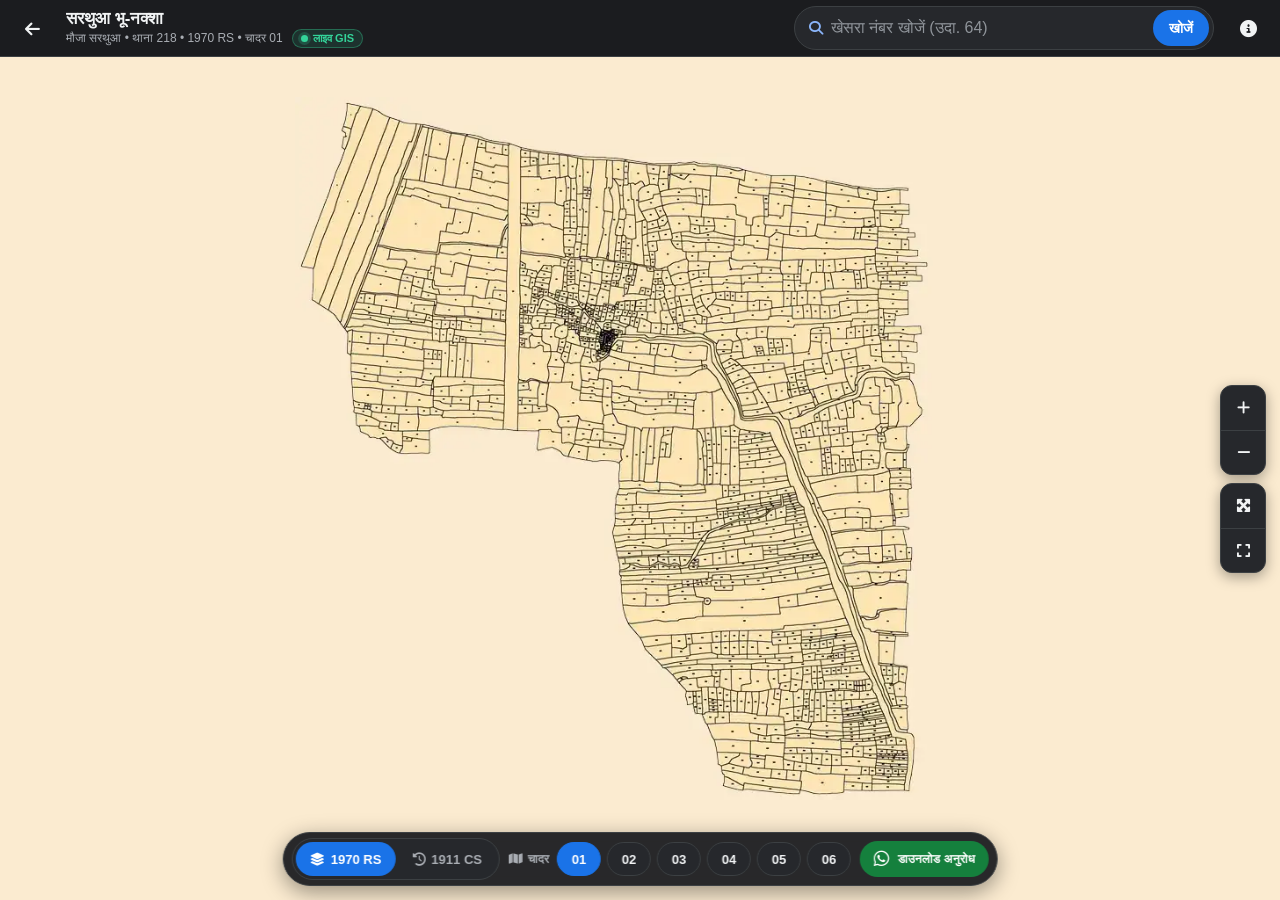
<file: map-viewer.html>
<!DOCTYPE html>
<html lang="hi">
<head>
    <meta charset="UTF-8">
    <meta name="viewport" content="width=device-width, initial-scale=1.0, viewport-fit=cover">
    <meta name="referrer" content="strict-origin-when-cross-origin">
    <meta name="theme-color" content="#1b1c1f">
    <meta name="color-scheme" content="dark">
    <meta name="format-detection" content="telephone=no">

    <title>सरथुआ भू-नक्शा ऑनलाइन (Sarthua GIS Map Viewer) — खेसरा खोजें | थाना 218, भोजपुर</title>
    <meta name="description" content="मौजा सरथुआ (Sarthua, थाना 218, उदवंतनगर, भोजपुर) का डिजिटल भू-नक्शा: 1970 RS व 1911 CS नक्शे पर खेसरा/प्लॉट नंबर खोजें, ज़ूम करें और विलेज मैप देखें - मुफ्त।">
    <meta name="keywords" content="सरथुआ भू-नक्शा, Sarthua Bhu Naksha, Sarthua map, खेसरा नंबर नक्शा, Bihar Bhunaksha Bhojpur, Udwantnagar naksha, RS 1970 map, CS 1911 map, cadastral map Bihar, प्लॉट नक्शा ऑनलाइन">
    <meta name="author" content="सरथुआ ग्राम पंचायत एवं डिजिटल भू-अभिलेख संग्रह">
    <meta name="robots" content="index, follow, max-image-preview:large, max-snippet:-1, max-video-preview:-1">
    <link rel="canonical" href="https://sarthua.in/map-viewer">
    <link rel="alternate" hreflang="hi-IN" href="https://sarthua.in/map-viewer">
    <link rel="alternate" hreflang="x-default" href="https://sarthua.in/map-viewer">

    <meta name="geo.region" content="IN-BR">
    <meta name="geo.placename" content="Sarthua, Udwantnagar, Bhojpur, Bihar">

    <meta property="og:type" content="website">
    <meta property="og:url" content="https://sarthua.in/map-viewer">
    <meta property="og:title" content="सरथुआ भू-नक्शा ऑनलाइन (Sarthua GIS Map Viewer) — खेसरा खोजें | थाना 218">
    <meta property="og:description" content="मौजा सरथुआ (थाना 218) का इंटरैक्टिव GIS नक्शा: 1970 RS व 1911 CS सर्वे, खेसरा सर्च, ज़ूम और प्लॉट जानकारी - मोबाइल पर भी।">
    <meta property="og:image" content="https://sarthua.in/og-image.png">
    <meta property="og:image:type" content="image/png">
    <meta property="og:image:width" content="1200">
    <meta property="og:image:height" content="630">
    <meta property="og:image:alt" content="सरथुआ भू-अभिलेख पोर्टल - डिजिटल भू-नक्शा">
    <meta property="og:locale" content="hi_IN">
    <meta property="og:site_name" content="सरथुआ भू-अभिलेख पोर्टल">

    <meta name="twitter:card" content="summary_large_image">
    <meta name="twitter:title" content="सरथुआ भू-नक्शा ऑनलाइन (Sarthua GIS Map Viewer) — खेसरा खोजें | थाना 218">
    <meta name="twitter:description" content="मौजा सरथुआ (थाना 218) का इंटरैक्टिव GIS नक्शा: 1970 RS व 1911 CS सर्वे, खेसरा सर्च, ज़ूम और प्लॉट जानकारी।">
    <meta name="twitter:image" content="https://sarthua.in/og-image.png">

    <script type="application/ld+json">
    {
      "@context": "https://schema.org",
      "@graph": [
        {
          "@type": "BreadcrumbList",
          "itemListElement": [
            {"@type": "ListItem", "position": 1, "name": "होम", "item": "https://sarthua.in/"},
            {"@type": "ListItem", "position": 2, "name": "भू-नक्शा", "item": "https://sarthua.in/bhu-naksha"},
            {"@type": "ListItem", "position": 3, "name": "GIS मैप व्यूअर", "item": "https://sarthua.in/map-viewer"}
          ]
        },
        {
          "@type": "WebApplication",
          "@id": "https://sarthua.in/map-viewer#app",
          "name": "सरथुआ भू-नक्शा GIS मैप व्यूअर",
          "alternateName": "Sarthua Bhu-Naksha GIS Map Viewer",
          "url": "https://sarthua.in/map-viewer",
          "applicationCategory": "ReferenceApplication",
          "operatingSystem": "Any (Web Browser)",
          "inLanguage": "hi-IN",
          "isAccessibleForFree": true,
          "offers": {"@type": "Offer", "price": "0", "priceCurrency": "INR"},
          "featureList": [
            "खेसरा / प्लॉट नंबर से खोज",
            "1970 रिविजनल सर्वे के 6 चादर",
            "1911 कैडस्ट्रल सर्वे के नक्शे",
            "प्लॉट पर टैप करके खेसरा व PNIU जानकारी",
            "मोबाइल पर पिंच-ज़ूम"
          ],
          "potentialAction": {
            "@type": "SearchAction",
            "target": {"@type": "EntryPoint", "urlTemplate": "https://sarthua.in/map-viewer?q={khesra}"},
            "query-input": "required name=khesra"
          }
        },
        {
          "@type": "Map",
          "name": "मौजा सरथुआ (थाना 218) का कैडस्ट्रल भू-नक्शा",
          "url": "https://sarthua.in/map-viewer",
          "inLanguage": "hi-IN",
          "isAccessibleForFree": true,
          "spatialCoverage": {
            "@type": "Place",
            "name": "सरथुआ (Sarthua)",
            "address": {
              "@type": "PostalAddress",
              "addressLocality": "सरथुआ, अंचल उदवंतनगर",
              "addressRegion": "भोजपुर, बिहार",
              "postalCode": "802206",
              "addressCountry": "IN"
            }
          },
          "isPartOf": {"@type": "WebSite", "name": "सरथुआ भू-अभिलेख पोर्टल", "url": "https://sarthua.in/"}
        },
        {
          "@type": "FAQPage",
          "mainEntity": [
            {
              "@type": "Question",
              "name": "सरथुआ का भू-नक्शा ऑनलाइन कैसे देखें?",
              "acceptedAnswer": {"@type": "Answer", "text": "sarthua.in/map-viewer खोलें, ऊपर सर्वे (1970 RS या 1911 CS) और नीचे चादर चुनें। उंगलियों से ज़ूम करें और किसी भी प्लॉट पर टैप करके उसका खेसरा नंबर देखें।"}
            },
            {
              "@type": "Question",
              "name": "खेसरा नंबर से प्लॉट नक्शे पर कैसे खोजें?",
              "acceptedAnswer": {"@type": "Answer", "text": "सर्च बॉक्स में खेसरा (प्लॉट) नंबर लिखकर 'खोजें' दबाएं। नक्शा अपने-आप सही चादर पर जाकर उस प्लॉट को पिन कर देगा। सीधा लिंक: sarthua.in/map-viewer?q=64"}
            },
            {
              "@type": "Question",
              "name": "क्या यह नक्शा कानूनी रूप से मान्य (प्रमाणित) है?",
              "acceptedAnswer": {"@type": "Answer", "text": "यह नक्शा केवल जानकारी और अध्ययन के लिए है। विधिक प्रमाणित प्रतिलिपि (Certified Copy) केवल अंचल कार्यालय उदवंतनगर, भोजपुर से प्राप्त होती है।"}
            }
          ]
        }
      ]
    }
    </script>

    <link rel="icon" type="image/svg+xml" href="favicon.svg">
    <link rel="icon" type="image/png" sizes="32x32" href="favicon-32x32.png">
    <link rel="alternate icon" type="image/x-icon" href="favicon.ico">
    <link rel="apple-touch-icon" sizes="180x180" href="apple-touch-icon.png">
    <link rel="manifest" href="manifest.json">

    <link rel="preload" href="fonts/fa-mapviewer-solid.woff2" as="font" type="font/woff2" crossorigin>
    <link rel="preload" href="fonts/fa-mapviewer-brands.woff2" as="font" type="font/woff2" crossorigin>
    <!-- Leaflet 1.9.4 CSS and an icon subset (Font Awesome 6.5.1, CC BY 4.0 / SIL OFL 1.1), inlined to avoid render-blocking requests -->
    <style>.leaflet-image-layer,.leaflet-layer,.leaflet-marker-icon,.leaflet-marker-shadow,.leaflet-pane,.leaflet-pane>canvas,.leaflet-pane>svg,.leaflet-tile,.leaflet-tile-container,.leaflet-zoom-box{position:absolute;left:0;top:0}.leaflet-container{overflow:hidden}.leaflet-marker-icon,.leaflet-marker-shadow,.leaflet-tile{-webkit-user-select:none;-moz-user-select:none;user-select:none;-webkit-user-drag:none}.leaflet-tile::selection{background:0 0}.leaflet-safari .leaflet-tile{image-rendering:-webkit-optimize-contrast}.leaflet-safari .leaflet-tile-container{width:1600px;height:1600px;-webkit-transform-origin:0 0}.leaflet-marker-icon,.leaflet-marker-shadow{display:block}.leaflet-container .leaflet-overlay-pane svg{max-width:none!important;max-height:none!important}.leaflet-container .leaflet-marker-pane img,.leaflet-container .leaflet-shadow-pane img,.leaflet-container .leaflet-tile,.leaflet-container .leaflet-tile-pane img,.leaflet-container img.leaflet-image-layer{max-width:none!important;max-height:none!important;width:auto;padding:0}.leaflet-container img.leaflet-tile{mix-blend-mode:plus-lighter}.leaflet-container.leaflet-touch-zoom{-ms-touch-action:pan-x pan-y;touch-action:pan-x pan-y}.leaflet-container.leaflet-touch-drag{-ms-touch-action:pinch-zoom;touch-action:none;touch-action:pinch-zoom}.leaflet-container.leaflet-touch-drag.leaflet-touch-zoom{-ms-touch-action:none;touch-action:none}.leaflet-container{-webkit-tap-highlight-color:transparent}.leaflet-container a{-webkit-tap-highlight-color:rgba(51,181,229,.4)}.leaflet-tile{filter:inherit;visibility:hidden}.leaflet-tile-loaded{visibility:inherit}.leaflet-zoom-box{width:0;height:0;-moz-box-sizing:border-box;box-sizing:border-box;z-index:800}.leaflet-overlay-pane svg{-moz-user-select:none}.leaflet-pane{z-index:400}.leaflet-tile-pane{z-index:200}.leaflet-overlay-pane{z-index:400}.leaflet-shadow-pane{z-index:500}.leaflet-marker-pane{z-index:600}.leaflet-tooltip-pane{z-index:650}.leaflet-popup-pane{z-index:700}.leaflet-map-pane canvas{z-index:100}.leaflet-map-pane svg{z-index:200}.leaflet-vml-shape{width:1px;height:1px}.lvml{behavior:url(#default#VML);display:inline-block;position:absolute}.leaflet-control{position:relative;z-index:800;pointer-events:visiblePainted;pointer-events:auto}.leaflet-bottom,.leaflet-top{position:absolute;z-index:1000;pointer-events:none}.leaflet-top{top:0}.leaflet-right{right:0}.leaflet-bottom{bottom:0}.leaflet-left{left:0}.leaflet-control{float:left;clear:both}.leaflet-right .leaflet-control{float:right}.leaflet-top .leaflet-control{margin-top:10px}.leaflet-bottom .leaflet-control{margin-bottom:10px}.leaflet-left .leaflet-control{margin-left:10px}.leaflet-right .leaflet-control{margin-right:10px}.leaflet-fade-anim .leaflet-popup{opacity:0;-webkit-transition:opacity .2s linear;-moz-transition:opacity .2s linear;transition:opacity .2s linear}.leaflet-fade-anim .leaflet-map-pane .leaflet-popup{opacity:1}.leaflet-zoom-animated{-webkit-transform-origin:0 0;-ms-transform-origin:0 0;transform-origin:0 0}svg.leaflet-zoom-animated{will-change:transform}.leaflet-zoom-anim .leaflet-zoom-animated{-webkit-transition:-webkit-transform .25s cubic-bezier(0,0,.25,1);-moz-transition:-moz-transform .25s cubic-bezier(0,0,.25,1);transition:transform .25s cubic-bezier(0,0,.25,1)}.leaflet-pan-anim .leaflet-tile,.leaflet-zoom-anim .leaflet-tile{-webkit-transition:none;-moz-transition:none;transition:none}.leaflet-zoom-anim .leaflet-zoom-hide{visibility:hidden}.leaflet-interactive{cursor:pointer}.leaflet-grab{cursor:-webkit-grab;cursor:-moz-grab;cursor:grab}.leaflet-crosshair,.leaflet-crosshair .leaflet-interactive{cursor:crosshair}.leaflet-control,.leaflet-popup-pane{cursor:auto}.leaflet-dragging .leaflet-grab,.leaflet-dragging .leaflet-grab .leaflet-interactive,.leaflet-dragging .leaflet-marker-draggable{cursor:move;cursor:-webkit-grabbing;cursor:-moz-grabbing;cursor:grabbing}.leaflet-image-layer,.leaflet-marker-icon,.leaflet-marker-shadow,.leaflet-pane>svg path,.leaflet-tile-container{pointer-events:none}.leaflet-image-layer.leaflet-interactive,.leaflet-marker-icon.leaflet-interactive,.leaflet-pane>svg path.leaflet-interactive,svg.leaflet-image-layer.leaflet-interactive path{pointer-events:visiblePainted;pointer-events:auto}.leaflet-container{background:#ddd;outline-offset:1px}.leaflet-container a{color:#0078a8}.leaflet-zoom-box{border:2px dotted #38f;background:rgba(255,255,255,.5)}.leaflet-container{font-family:"Helvetica Neue",Arial,Helvetica,sans-serif;font-size:12px;font-size:.75rem;line-height:1.5}.leaflet-bar{box-shadow:0 1px 5px rgba(0,0,0,.65);border-radius:4px}.leaflet-bar a{background-color:#fff;border-bottom:1px solid #ccc;width:26px;height:26px;line-height:26px;display:block;text-align:center;text-decoration:none;color:#000}.leaflet-bar a,.leaflet-control-layers-toggle{background-position:50% 50%;background-repeat:no-repeat;display:block}.leaflet-bar a:focus,.leaflet-bar a:hover{background-color:#f4f4f4}.leaflet-bar a:first-child{border-top-left-radius:4px;border-top-right-radius:4px}.leaflet-bar a:last-child{border-bottom-left-radius:4px;border-bottom-right-radius:4px;border-bottom:none}.leaflet-bar a.leaflet-disabled{cursor:default;background-color:#f4f4f4;color:#bbb}.leaflet-touch .leaflet-bar a{width:30px;height:30px;line-height:30px}.leaflet-touch .leaflet-bar a:first-child{border-top-left-radius:2px;border-top-right-radius:2px}.leaflet-touch .leaflet-bar a:last-child{border-bottom-left-radius:2px;border-bottom-right-radius:2px}.leaflet-control-zoom-in,.leaflet-control-zoom-out{font:bold 18px 'Lucida Console',Monaco,monospace;text-indent:1px}.leaflet-touch .leaflet-control-zoom-in,.leaflet-touch .leaflet-control-zoom-out{font-size:22px}.leaflet-control-layers{box-shadow:0 1px 5px rgba(0,0,0,.4);background:#fff;border-radius:5px}.leaflet-control-layers-toggle{background-image:url(images/leaflet/layers.png);width:36px;height:36px}.leaflet-retina .leaflet-control-layers-toggle{background-image:url(images/leaflet/layers-2x.png);background-size:26px 26px}.leaflet-touch .leaflet-control-layers-toggle{width:44px;height:44px}.leaflet-control-layers .leaflet-control-layers-list,.leaflet-control-layers-expanded .leaflet-control-layers-toggle{display:none}.leaflet-control-layers-expanded .leaflet-control-layers-list{display:block;position:relative}.leaflet-control-layers-expanded{padding:6px 10px 6px 6px;color:#333;background:#fff}.leaflet-control-layers-scrollbar{overflow-y:scroll;overflow-x:hidden;padding-right:5px}.leaflet-control-layers-selector{margin-top:2px;position:relative;top:1px}.leaflet-control-layers label{display:block;font-size:13px;font-size:1.08333em}.leaflet-control-layers-separator{height:0;border-top:1px solid #ddd;margin:5px -10px 5px -6px}.leaflet-default-icon-path{background-image:url(images/leaflet/marker-icon.png)}.leaflet-container .leaflet-control-attribution{background:#fff;background:rgba(255,255,255,.8);margin:0}.leaflet-control-attribution,.leaflet-control-scale-line{padding:0 5px;color:#333;line-height:1.4}.leaflet-control-attribution a{text-decoration:none}.leaflet-control-attribution a:focus,.leaflet-control-attribution a:hover{text-decoration:underline}.leaflet-attribution-flag{display:inline!important;vertical-align:baseline!important;width:1em;height:.6669em}.leaflet-left .leaflet-control-scale{margin-left:5px}.leaflet-bottom .leaflet-control-scale{margin-bottom:5px}.leaflet-control-scale-line{border:2px solid #777;border-top:none;line-height:1.1;padding:2px 5px 1px;white-space:nowrap;-moz-box-sizing:border-box;box-sizing:border-box;background:rgba(255,255,255,.8);text-shadow:1px 1px #fff}.leaflet-control-scale-line:not(:first-child){border-top:2px solid #777;border-bottom:none;margin-top:-2px}.leaflet-control-scale-line:not(:first-child):not(:last-child){border-bottom:2px solid #777}.leaflet-touch .leaflet-bar,.leaflet-touch .leaflet-control-attribution,.leaflet-touch .leaflet-control-layers{box-shadow:none}.leaflet-touch .leaflet-bar,.leaflet-touch .leaflet-control-layers{border:2px solid rgba(0,0,0,.2);background-clip:padding-box}.leaflet-popup{position:absolute;text-align:center;margin-bottom:20px}.leaflet-popup-content-wrapper{padding:1px;text-align:left;border-radius:12px}.leaflet-popup-content{margin:13px 24px 13px 20px;line-height:1.3;font-size:13px;font-size:1.08333em;min-height:1px}.leaflet-popup-content p{margin:17px 0;margin:1.3em 0}.leaflet-popup-tip-container{width:40px;height:20px;position:absolute;left:50%;margin-top:-1px;margin-left:-20px;overflow:hidden;pointer-events:none}.leaflet-popup-tip{width:17px;height:17px;padding:1px;margin:-10px auto 0;pointer-events:auto;-webkit-transform:rotate(45deg);-moz-transform:rotate(45deg);-ms-transform:rotate(45deg);transform:rotate(45deg)}.leaflet-popup-content-wrapper,.leaflet-popup-tip{background:#fff;color:#333;box-shadow:0 3px 14px rgba(0,0,0,.4)}.leaflet-container a.leaflet-popup-close-button{position:absolute;top:0;right:0;border:none;text-align:center;width:24px;height:24px;font:16px/24px Tahoma,Verdana,sans-serif;color:#757575;text-decoration:none;background:0 0}.leaflet-container a.leaflet-popup-close-button:focus,.leaflet-container a.leaflet-popup-close-button:hover{color:#585858}.leaflet-popup-scrolled{overflow:auto}.leaflet-oldie .leaflet-popup-content-wrapper{-ms-zoom:1}.leaflet-oldie .leaflet-popup-tip{width:24px;margin:0 auto}.leaflet-oldie .leaflet-control-layers,.leaflet-oldie .leaflet-control-zoom,.leaflet-oldie .leaflet-popup-content-wrapper,.leaflet-oldie .leaflet-popup-tip{border:1px solid #999}.leaflet-div-icon{background:#fff;border:1px solid #666}.leaflet-tooltip{position:absolute;padding:6px;background-color:#fff;border:1px solid #fff;border-radius:3px;color:#222;white-space:nowrap;-webkit-user-select:none;-moz-user-select:none;-ms-user-select:none;user-select:none;pointer-events:none;box-shadow:0 1px 3px rgba(0,0,0,.4)}.leaflet-tooltip.leaflet-interactive{cursor:pointer;pointer-events:auto}.leaflet-tooltip-bottom:before,.leaflet-tooltip-left:before,.leaflet-tooltip-right:before,.leaflet-tooltip-top:before{position:absolute;pointer-events:none;border:6px solid transparent;background:0 0;content:""}.leaflet-tooltip-bottom{margin-top:6px}.leaflet-tooltip-top{margin-top:-6px}.leaflet-tooltip-bottom:before,.leaflet-tooltip-top:before{left:50%;margin-left:-6px}.leaflet-tooltip-top:before{bottom:0;margin-bottom:-12px;border-top-color:#fff}.leaflet-tooltip-bottom:before{top:0;margin-top:-12px;margin-left:-6px;border-bottom-color:#fff}.leaflet-tooltip-left{margin-left:-6px}.leaflet-tooltip-right{margin-left:6px}.leaflet-tooltip-left:before,.leaflet-tooltip-right:before{top:50%;margin-top:-6px}.leaflet-tooltip-left:before{right:0;margin-right:-12px;border-left-color:#fff}.leaflet-tooltip-right:before{left:0;margin-left:-12px;border-right-color:#fff}@media print{.leaflet-control{-webkit-print-color-adjust:exact;print-color-adjust:exact}}</style>
    <style>@font-face{font-family:"FA Solid";font-style:normal;font-weight:900;font-display:swap;src:url(fonts/fa-mapviewer-solid.woff2) format("woff2")}@font-face{font-family:"FA Brands";font-style:normal;font-weight:400;font-display:swap;src:url(fonts/fa-mapviewer-brands.woff2) format("woff2")}.fas,.fab{display:inline-block;font-style:normal;font-variant:normal;line-height:1;text-rendering:auto;-webkit-font-smoothing:antialiased;-moz-osx-font-smoothing:grayscale}.fas{font-family:"FA Solid";font-weight:900}.fab{font-family:"FA Brands";font-weight:400}.fa-spin{animation:fa-spin 1s linear infinite}@keyframes fa-spin{to{transform:rotate(360deg)}}@media (prefers-reduced-motion:reduce){.fa-spin{animation:none}}.fa-arrow-left:before{content:"\f060"}.fa-book:before{content:"\f02d"}.fa-check-circle:before{content:"\f058"}.fa-circle-info:before{content:"\f05a"}.fa-compress:before{content:"\f066"}.fa-expand:before{content:"\f065"}.fa-expand-arrows-alt:before{content:"\f31e"}.fa-file-invoice:before{content:"\f570"}.fa-history:before{content:"\f1da"}.fa-landmark:before{content:"\f66f"}.fa-layer-group:before{content:"\f5fd"}.fa-map:before{content:"\f279"}.fa-minus:before{content:"\f068"}.fa-plus:before{content:"\2b"}.fa-search:before{content:"\f002"}.fa-spinner:before{content:"\f110"}.fa-times:before{content:"\f00d"}.fa-triangle-exclamation:before{content:"\f071"}.fa-whatsapp:before{content:"\f232"}</style>
    <style>
        /* ===== Mobile-first GIS viewer ===== */
        :root {
            --bg: #1b1c1f;
            --surface: #26282c;
            --surface-2: #303237;
            --border: #3c4043;
            --text: #f1f3f4;
            --muted: #a9adb3;
            --accent: #1a73e8;
            --accent-hover: #1557b0;
            --accent-soft: #8ab4f8;
            --ok: #34d399;
            --wa: #15803d; /* white text 5.0:1 (WCAG AA) */
            --map-bg: #fbebd0; /* = decoded background of the opaque overview WebPs */
            --radius: 12px;
            --tap: 44px;
            --safe-t: env(safe-area-inset-top, 0px);
            --safe-b: env(safe-area-inset-bottom, 0px);
            --safe-l: env(safe-area-inset-left, 0px);
            --safe-r: env(safe-area-inset-right, 0px);
        }
        * { box-sizing: border-box; margin: 0; padding: 0; }
        html, body {
            width: 100%;
            height: 100%;
            overflow: hidden;
            background: var(--bg);
            color: var(--text);
            font-family: "Noto Sans Devanagari", -apple-system, BlinkMacSystemFont, "Segoe UI", Roboto, Arial, sans-serif;
            -webkit-tap-highlight-color: transparent;
            -webkit-text-size-adjust: 100%;
        }
        body {
            display: flex;
            flex-direction: column;
            height: 100vh;
            height: 100dvh;
        }
        button { font: inherit; color: inherit; }
        a { color: inherit; }
        :focus-visible { outline: 2px solid var(--accent-soft); outline-offset: 2px; }
        .sr-only {
            position: absolute; width: 1px; height: 1px; padding: 0; margin: -1px;
            overflow: hidden; clip: rect(0, 0, 0, 0); white-space: nowrap; border: 0;
        }

        /* ----- Top bar ----- */
        .mv-top {
            flex: none;
            position: relative;
            z-index: 1100;
            background: var(--bg);
            border-bottom: 1px solid var(--border);
            padding: calc(8px + var(--safe-t)) calc(10px + var(--safe-r)) 8px calc(10px + var(--safe-l));
            display: grid;
            grid-template-columns: auto 1fr auto;
            grid-template-areas: "back title info" "search search search";
            align-items: center;
            gap: 8px;
        }
        .mv-icon-btn {
            width: var(--tap);
            height: var(--tap);
            display: inline-flex;
            align-items: center;
            justify-content: center;
            border-radius: 50%;
            background: transparent;
            border: 0;
            color: var(--text);
            font-size: 17px;
            cursor: pointer;
            text-decoration: none;
            flex: none;
        }
        .mv-icon-btn:hover, .mv-icon-btn:active { background: var(--surface-2); }
        .mv-back { grid-area: back; }
        .mv-info-btn { grid-area: info; }
        .mv-title { grid-area: title; min-width: 0; }
        .mv-title h1 {
            font-size: 16px;
            font-weight: 700;
            line-height: 1.25;
            white-space: nowrap;
            overflow: hidden;
            text-overflow: ellipsis;
        }
        .mv-title p {
            font-size: 12px;
            color: var(--muted);
            white-space: nowrap;
            overflow: hidden;
            text-overflow: ellipsis;
        }

        .mv-search {
            grid-area: search;
            display: flex;
            align-items: center;
            background: var(--surface);
            border: 1px solid var(--border);
            border-radius: 999px;
            height: var(--tap);
            padding: 0 4px 0 14px;
            gap: 8px;
        }
        .mv-search:focus-within { border-color: var(--accent-soft); }
        .mv-search > i { color: var(--accent-soft); font-size: 14px; }
        .mv-search input {
            flex: 1;
            min-width: 0;
            background: transparent;
            border: 0;
            outline: 0;
            color: #fff;
            font: inherit;
            font-size: 16px; /* 16px prevents iOS zoom-on-focus */
        }
        .mv-search input::placeholder { color: #8f949a; }
        .mv-search button {
            height: 36px;
            padding: 0 16px;
            border: 0;
            border-radius: 999px;
            background: var(--accent);
            color: #fff;
            font-size: 14px;
            font-weight: 600;
            cursor: pointer;
        }
        .mv-search button:hover { background: var(--accent-hover); }

        /* ----- Map ----- */
        .mv-stage {
            flex: 1;
            min-height: 0;
            position: relative;
            overflow: hidden;
        }
        .mv-map {
            position: absolute;
            inset: 0;
            background: var(--map-bg);
            outline: none;
            touch-action: none;
        }
        .leaflet-container { background: var(--map-bg); font-family: inherit; }

        /* ----- Floating map controls (right) ----- */
        .mv-controls {
            position: absolute;
            right: calc(10px + var(--safe-r));
            top: 50%;
            transform: translateY(-50%);
            z-index: 1000;
            display: flex;
            flex-direction: column;
            gap: 8px;
        }
        .mv-ctrl-group {
            display: flex;
            flex-direction: column;
            background: var(--surface);
            border: 1px solid var(--border);
            border-radius: var(--radius);
            box-shadow: 0 4px 14px rgba(0, 0, 0, 0.35);
            overflow: hidden;
        }
        .mv-ctrl-group .mv-icon-btn { border-radius: 0; font-size: 15px; }
        .mv-ctrl-group .mv-icon-btn + .mv-icon-btn { border-top: 1px solid var(--border); }

        /* ----- Live GIS badge in header ----- */
        .mv-live-badge {
            display: inline-flex;
            align-items: center;
            gap: 5px;
            background: rgba(52, 211, 153, 0.12);
            border: 1px solid rgba(52, 211, 153, 0.35);
            color: var(--ok);
            font-size: 11px;
            font-weight: 600;
            padding: 2px 8px;
            border-radius: 999px;
            margin-left: 6px;
            vertical-align: middle;
            white-space: nowrap;
        }
        .mv-live-dot {
            width: 7px;
            height: 7px;
            border-radius: 50%;
            background: var(--ok);
            box-shadow: 0 0 0 3px rgba(52, 211, 153, 0.2);
            display: inline-block;
        }

        /* ----- Bottom dock: survey + sheets (compact & slim) ----- */
        .mv-dock {
            position: absolute;
            left: calc(8px + var(--safe-l));
            right: calc(8px + var(--safe-r));
            bottom: calc(8px + var(--safe-b));
            z-index: 1000;
            background: rgba(27, 28, 31, 0.94);
            -webkit-backdrop-filter: blur(10px);
            backdrop-filter: blur(10px);
            border: 1px solid var(--border);
            border-radius: 14px;
            box-shadow: 0 6px 22px rgba(0, 0, 0, 0.4);
            padding: 6px 8px;
            display: flex;
            flex-direction: column;
            gap: 6px;
        }
        .mv-dock-top {
            display: flex;
            align-items: center;
            gap: 6px;
            width: 100%;
        }

        .map-survey-switcher {
            display: flex;
            flex: 1;
            background: var(--surface);
            border: 1px solid var(--border);
            border-radius: 10px;
            padding: 3px;
            gap: 3px;
        }
        .map-survey-btn {
            flex: 1;
            height: 36px;
            border: 0;
            border-radius: 8px;
            background: transparent;
            color: var(--muted);
            font-size: 13px;
            font-weight: 700;
            cursor: pointer;
            display: inline-flex;
            align-items: center;
            justify-content: center;
            gap: 6px;
            white-space: nowrap;
        }
        .map-survey-btn.active { background: var(--accent); color: #fff; }

        .btn-gov-request {
            flex: none;
            height: 42px;
            display: inline-flex;
            align-items: center;
            justify-content: center;
            gap: 8px;
            padding: 0 14px;
            border-radius: 10px;
            background: var(--wa);
            color: #fff;
            text-decoration: none;
            font-size: 13px;
            font-weight: 700;
            white-space: nowrap;
        }
        .btn-gov-request i { font-size: 18px; }
        .btn-gov-request span { display: none; }

        .map-sheet-switcher {
            display: flex;
            gap: 6px;
            overflow-x: auto;
            -webkit-overflow-scrolling: touch;
            scrollbar-width: none;
            padding: 1px;
            align-items: center;
        }
        .map-sheet-switcher::-webkit-scrollbar { display: none; }
        .sheet-switcher-label {
            flex: none;
            display: inline-flex;
            align-items: center;
            gap: 5px;
            font-size: 12px;
            font-weight: 700;
            color: var(--muted);
            padding-right: 2px;
        }
        .map-sheet-btn {
            flex: none;
            min-width: 44px;
            height: 34px;
            padding: 0 10px;
            border-radius: 999px;
            border: 1px solid var(--border);
            background: var(--surface);
            color: var(--text);
            font-size: 13px;
            font-weight: 600;
            cursor: pointer;
            white-space: nowrap;
        }
        .map-sheet-btn.active { background: var(--accent); border-color: var(--accent); color: #fff; }

        /* ----- Plot info bottom sheet ----- */
        .mv-sheet {
            position: absolute;
            left: 0;
            right: 0;
            bottom: 0;
            z-index: 1200;
            background: var(--bg);
            border-top: 1px solid var(--border);
            border-radius: 18px 18px 0 0;
            box-shadow: 0 -8px 28px rgba(0, 0, 0, 0.45);
            padding: 8px calc(16px + var(--safe-r)) calc(16px + var(--safe-b)) calc(16px + var(--safe-l));
            max-height: 70%;
            overflow-y: auto;
            transform: translateY(105%);
            transition: transform 0.22s ease-out;
            visibility: hidden;
        }
        .mv-sheet.open { transform: none; visibility: visible; }
        .mv-sheet-grip {
            width: 40px; height: 4px; border-radius: 2px;
            background: #5f6368;
            margin: 2px auto 8px;
        }
        .mv-sheet-close {
            position: absolute;
            top: 6px;
            right: calc(6px + var(--safe-r));
        }

        .map-plot-popup .mpp-header {
            border-bottom: 1px solid var(--border);
            padding: 0 44px 10px 0;
            margin-bottom: 10px;
        }
        .map-plot-popup .mpp-badge { font-size: 12px; color: var(--accent-soft); font-weight: 600; }
        .map-plot-popup .mpp-title { font-size: 20px; color: #fff; margin-top: 4px; font-weight: 700; }
        .map-plot-popup .mpp-body { display: grid; grid-template-columns: 1fr 1fr; gap: 8px; }
        .map-plot-popup .mpp-row {
            display: flex;
            flex-direction: column;
            gap: 2px;
            background: var(--surface);
            border: 1px solid var(--border);
            border-radius: 10px;
            padding: 8px 10px;
            font-size: 12px;
            color: var(--muted);
            min-width: 0;
        }
        .map-plot-popup .mpp-row strong {
            color: #fff;
            font-size: 14px;
            overflow-wrap: anywhere;
        }
        .map-plot-popup .mpp-mono { font-family: ui-monospace, Consolas, monospace; color: var(--accent-soft) !important; font-size: 12px !important; }
        .map-plot-popup .mpp-actions { display: flex; gap: 8px; margin-top: 12px; }
        .map-plot-popup .mpp-actions a {
            flex: 1;
            height: var(--tap);
            display: inline-flex;
            align-items: center;
            justify-content: center;
            gap: 6px;
            border-radius: 10px;
            font-size: 13px;
            font-weight: 600;
            text-decoration: none;
            background: var(--accent);
            color: #fff;
        }
        .map-plot-popup .mpp-actions a.mpp-secondary { background: var(--surface-2); border: 1px solid #5f6368; }
        .map-plot-popup .mpp-loading { text-align: center; padding: 18px 0 10px; color: var(--muted); font-size: 13px; }
        .map-plot-popup .mpp-loading i { color: var(--accent-soft); font-size: 22px; display: block; margin-bottom: 8px; }
        .map-plot-popup .mpp-note { font-size: 11px; color: #8f949a; margin-top: 10px; line-height: 1.5; }

        /* ----- Info drawer (crawlable page content) ----- */
        .mv-drawer {
            position: fixed;
            inset: 0;
            z-index: 1500;
            background: var(--bg);
            overflow-y: auto;
            -webkit-overflow-scrolling: touch;
            padding: calc(12px + var(--safe-t)) calc(18px + var(--safe-r)) calc(28px + var(--safe-b)) calc(18px + var(--safe-l));
            transform: translateY(100%);
            transition: transform 0.25s ease-out;
            visibility: hidden;
        }
        .mv-drawer.open { transform: none; visibility: visible; }
        .mv-drawer-head {
            display: flex;
            align-items: center;
            justify-content: space-between;
            gap: 8px;
            margin-bottom: 8px;
        }
        .mv-drawer h2 { font-size: 19px; line-height: 1.35; }
        .mv-drawer h3 { font-size: 15px; margin: 22px 0 8px; color: var(--accent-soft); }
        .mv-drawer p, .mv-drawer li { font-size: 14px; line-height: 1.7; color: #d7dadd; }
        .mv-drawer ol, .mv-drawer ul { padding-left: 20px; }
        .mv-drawer li + li { margin-top: 4px; }
        .mv-drawer a { color: var(--accent-soft); }
        .mv-sheet-links { display: grid; grid-template-columns: repeat(2, 1fr); gap: 8px; list-style: none; padding: 0 !important; }
        .mv-sheet-links li { margin: 0 !important; }
        .mv-sheet-links a {
            display: flex;
            align-items: center;
            gap: 8px;
            min-height: var(--tap);
            padding: 8px 12px;
            border-radius: 10px;
            background: var(--surface);
            border: 1px solid var(--border);
            text-decoration: none;
            color: var(--text) !important;
            font-size: 13px;
        }
        .mv-sheet-links a i { color: var(--accent-soft); }
        .mv-drawer details {
            background: var(--surface);
            border: 1px solid var(--border);
            border-radius: 10px;
            padding: 10px 12px;
            margin-bottom: 8px;
        }
        .mv-drawer summary { cursor: pointer; font-weight: 600; font-size: 14px; }
        .mv-drawer details p { margin-top: 6px; }
        .mv-disclaimer {
            margin-top: 20px;
            padding: 12px;
            border-radius: 10px;
            border: 1px solid #5c4a1c;
            background: #2b2412;
            font-size: 13px !important;
        }

        /* ----- Toast ----- */
        .mv-toast {
            position: fixed;
            left: 50%;
            top: calc(118px + var(--safe-t));
            transform: translate(-50%, -12px);
            z-index: 1600;
            max-width: calc(100% - 32px);
            background: #3c4043;
            color: #fff;
            font-size: 14px;
            padding: 10px 16px;
            border-radius: 10px;
            box-shadow: 0 6px 20px rgba(0, 0, 0, 0.45);
            opacity: 0;
            pointer-events: none;
            transition: opacity 0.18s, transform 0.18s;
        }
        .mv-toast.show { opacity: 1; transform: translate(-50%, 0); }

        .mv-noscript {
            position: absolute; inset: 0; z-index: 2000;
            display: flex; align-items: center; justify-content: center;
            padding: 24px; text-align: center; background: var(--bg);
        }

        @media (prefers-reduced-motion: reduce) {
            .mv-sheet, .mv-drawer, .mv-toast { transition: none; }
        }

        /* ===== Tablet & up ===== */
        @media (min-width: 600px) {
            .btn-gov-request span { display: inline; }
        }

        /* ===== Desktop & Laptop ===== */
        @media (min-width: 900px) {
            .mv-top {
                grid-template-columns: auto minmax(0, 1fr) minmax(280px, 420px) auto;
                grid-template-areas: "back title search info";
                padding-top: calc(6px + var(--safe-t));
                padding-bottom: 6px;
                gap: 12px;
            }
            .mv-title h1 { font-size: 17px; }
            .mv-dock {
                left: 50%;
                right: auto;
                transform: translateX(-50%);
                width: max-content;
                max-width: calc(100% - 32px);
                bottom: 14px;
                flex-direction: row;
                align-items: center;
                gap: 8px;
                padding: 5px 8px;
                border-radius: 999px;
            }
            .mv-dock-top {
                display: contents;
            }
            .map-survey-switcher {
                order: 1;
                flex: none;
                border-radius: 999px;
            }
            .map-survey-btn {
                height: 34px;
                padding: 0 14px;
                border-radius: 999px;
            }
            .map-sheet-switcher {
                order: 2;
                flex: none;
            }
            .btn-gov-request {
                order: 3;
                height: 36px;
                padding: 0 14px;
                border-radius: 999px;
                font-size: 12px;
            }
            .mv-controls { right: 14px; }
            .mv-sheet {
                left: 14px;
                right: auto;
                top: 14px;
                bottom: auto;
                width: 360px;
                max-height: calc(100% - 28px);
                border: 1px solid var(--border);
                border-radius: 16px;
                padding: 10px 16px 16px;
                transform: translateX(-110%);
            }
            .mv-sheet.open { transform: none; }
            .mv-sheet-grip { display: none; }
            .mv-drawer {
                left: auto;
                width: 440px;
                border-left: 1px solid var(--border);
                box-shadow: -10px 0 30px rgba(0, 0, 0, 0.5);
                transform: translateX(100%);
            }
            .mv-toast { top: calc(72px + var(--safe-t)); }
        }
        @media (hover: hover) {
            .map-survey-btn:not(.active):hover { color: #fff; }
            .map-sheet-btn:not(.active):hover { background: var(--surface-2); }
            .btn-gov-request:hover { filter: brightness(1.08); }
        }
    </style>
</head>
<body>

    <!-- Top bar -->
    <header class="mv-top">
        <a href="bhu-naksha" class="mv-icon-btn mv-back" title="भू-नक्शा सूची पर वापस जाएं" aria-label="वापस: भू-नक्शा सूची">
            <i class="fas fa-arrow-left" aria-hidden="true"></i>
        </a>
        <div class="mv-title">
            <h1>सरथुआ भू-नक्शा <span class="sr-only">(GIS Map Viewer)</span></h1>
            <p id="mvSubtitle">
                <span id="mvSubtitleText">मौजा सरथुआ • थाना 218 • 1970 RS • चादर 01</span>
                <span class="mv-live-badge"><span class="mv-live-dot" aria-hidden="true"></span> लाइव GIS</span>
            </p>
        </div>
        <form class="mv-search" role="search" onsubmit="event.preventDefault(); SarthuaMapViewer.searchPlot();">
            <i class="fas fa-search" aria-hidden="true"></i>
            <label for="mapKhasraSearchInput" class="sr-only">खेसरा / प्लॉट नंबर</label>
            <input type="search" inputmode="numeric" enterkeyhint="search" autocomplete="off" id="mapKhasraSearchInput" placeholder="खेसरा नंबर खोजें (उदा. 64)">
            <button type="submit">खोजें</button>
        </form>
        <button type="button" class="mv-icon-btn mv-info-btn" onclick="SarthuaMapViewer.toggleInfo(true)" title="जानकारी व सहायता" aria-label="जानकारी व सहायता" aria-controls="mvInfo" aria-expanded="false" id="mvInfoBtn">
            <i class="fas fa-circle-info" aria-hidden="true"></i>
        </button>
    </header>

    <div class="mv-stage">
    <!-- Map -->
    <main id="sarthuaMapContainer" class="mv-map" aria-label="सरथुआ मौजा का इंटरैक्टिव भू-नक्शा">
        <noscript>
            <div class="mv-noscript">
                <p>इंटरैक्टिव नक्शा देखने के लिए JavaScript चालू करें, या <a href="bhu-naksha">भू-नक्शा सूची</a> पर जाएं।</p>
            </div>
        </noscript>
    </main>

    <!-- Right controls (placed over the map) -->
    <div class="mv-controls" id="mvControls" role="toolbar" aria-label="नक्शा नियंत्रण">
        <div class="mv-ctrl-group">
            <button type="button" class="mv-icon-btn" onclick="SarthuaMapViewer.zoomIn()" title="ज़ूम इन" aria-label="ज़ूम इन"><i class="fas fa-plus" aria-hidden="true"></i></button>
            <button type="button" class="mv-icon-btn" onclick="SarthuaMapViewer.zoomOut()" title="ज़ूम आउट" aria-label="ज़ूम आउट"><i class="fas fa-minus" aria-hidden="true"></i></button>
        </div>
        <div class="mv-ctrl-group">
            <button type="button" class="mv-icon-btn" onclick="SarthuaMapViewer.resetView()" title="पूरी चादर दिखाएं" aria-label="नक्शा रीसेट"><i class="fas fa-expand-arrows-alt" aria-hidden="true"></i></button>
            <button type="button" class="mv-icon-btn" id="mvFullscreenBtn" onclick="SarthuaMapViewer.toggleFullscreen()" title="फुल स्क्रीन" aria-label="फुल स्क्रीन"><i class="fas fa-expand" aria-hidden="true"></i></button>
        </div>
    </div>

    <!-- Bottom dock -->
    <div class="mv-dock" id="mvDock">
        <div class="mv-dock-top">
            <div class="map-survey-switcher" role="group" aria-label="सर्वेक्षण चुनें">
                <button type="button" class="map-survey-btn active" data-survey="RS" aria-pressed="true" onclick="SarthuaMapViewer.switchSurvey('RS')">
                    <i class="fas fa-layer-group" aria-hidden="true"></i> <span>1970 RS</span>
                </button>
                <button type="button" class="map-survey-btn" data-survey="CS" aria-pressed="false" onclick="SarthuaMapViewer.switchSurvey('CS')">
                    <i class="fas fa-history" aria-hidden="true"></i> <span>1911 CS</span>
                </button>
            </div>
            <a id="requestDownloadBtn" href="https://wa.me/919006035986" target="_blank" rel="noopener" class="btn-gov-request" title="प्रमाणित प्रतिलिपि / डाउनलोड अनुरोध (WhatsApp)" aria-label="नक्शा डाउनलोड अनुरोध WhatsApp पर भेजें">
                <i class="fab fa-whatsapp" aria-hidden="true"></i>
                <span>डाउनलोड अनुरोध</span>
            </a>
        </div>

        <div class="map-sheet-switcher" id="mapSheetSwitcherWrap" role="group" aria-label="चादर चुनें">
            <span class="sheet-switcher-label"><i class="fas fa-map" aria-hidden="true"></i> चादर</span>
            <button type="button" class="map-sheet-btn active" data-sheet="1" onclick="SarthuaMapViewer.switchSheet(1)">01</button>
            <button type="button" class="map-sheet-btn" data-sheet="2" onclick="SarthuaMapViewer.switchSheet(2)">02</button>
            <button type="button" class="map-sheet-btn" data-sheet="3" onclick="SarthuaMapViewer.switchSheet(3)">03</button>
            <button type="button" class="map-sheet-btn" data-sheet="4" onclick="SarthuaMapViewer.switchSheet(4)">04</button>
            <button type="button" class="map-sheet-btn" data-sheet="5" onclick="SarthuaMapViewer.switchSheet(5)">05</button>
            <button type="button" class="map-sheet-btn" data-sheet="6" onclick="SarthuaMapViewer.switchSheet(6)">06</button>
        </div>
    </div>

    <!-- Plot info: bottom sheet on mobile, side card on desktop -->
    <section class="mv-sheet" id="mvPlotSheet" aria-live="polite" aria-label="प्लॉट जानकारी">
        <div class="mv-sheet-grip" aria-hidden="true"></div>
        <button type="button" class="mv-icon-btn mv-sheet-close" onclick="SarthuaMapViewer.closePlotSheet()" aria-label="बंद करें"><i class="fas fa-times" aria-hidden="true"></i></button>
        <div id="mvPlotContent"></div>
    </section>
    </div>

    <!-- Info drawer: page guide (also the crawlable content of this page) -->
    <aside class="mv-drawer" id="mvInfo" aria-labelledby="mvInfoTitle" aria-hidden="true">
        <div class="mv-drawer-head">
            <h2 id="mvInfoTitle">मौजा सरथुआ का डिजिटल भू-नक्शा (GIS Map Viewer)</h2>
            <button type="button" class="mv-icon-btn" onclick="SarthuaMapViewer.toggleInfo(false)" aria-label="जानकारी बंद करें"><i class="fas fa-times" aria-hidden="true"></i></button>
        </div>
        <p>यह मौजा <strong>सरथुआ</strong> (थाना संख्या 218, अंचल उदवंतनगर, जिला भोजपुर, बिहार) का इंटरैक्टिव कैडस्ट्रल नक्शा है। इसमें <strong>1970 रिविजनल सर्वे (RS)</strong> के 6 चादर और <strong>1911 कैडस्ट्रल सर्वे (CS)</strong> के नक्शे शामिल हैं। किसी भी प्लॉट पर टैप करके उसका खेसरा नंबर और PNIU कोड देखें — मुफ्त, बिना लॉगिन।</p>

        <h3>नक्शा कैसे इस्तेमाल करें</h3>
        <ol>
            <li>नीचे से सर्वे चुनें: <strong>1970 RS</strong> या <strong>1911 CS</strong>।</li>
            <li>चादर (Sheet) नंबर पर टैप करें — नक्शा उस चादर पर चला जाएगा।</li>
            <li>दो उंगलियों से पिंच करके ज़ूम करें, एक उंगली से खिसकाएं।</li>
            <li>किसी प्लॉट पर टैप करें — खेसरा नंबर, चादर और PNIU कोड दिखेगा।</li>
            <li>ऊपर सर्च बॉक्स में खेसरा नंबर लिखकर सीधे प्लॉट तक पहुंचें।</li>
        </ol>

        <h3>1970 रिविजनल सर्वे — चादर</h3>
        <ul class="mv-sheet-links">
            <li><a href="map-viewer?survey=RS&amp;sheet=1"><i class="fas fa-map" aria-hidden="true"></i> RS चादर 01</a></li>
            <li><a href="map-viewer?survey=RS&amp;sheet=2"><i class="fas fa-map" aria-hidden="true"></i> RS चादर 02</a></li>
            <li><a href="map-viewer?survey=RS&amp;sheet=3"><i class="fas fa-map" aria-hidden="true"></i> RS चादर 03</a></li>
            <li><a href="map-viewer?survey=RS&amp;sheet=4"><i class="fas fa-map" aria-hidden="true"></i> RS चादर 04</a></li>
            <li><a href="map-viewer?survey=RS&amp;sheet=5"><i class="fas fa-map" aria-hidden="true"></i> RS चादर 05</a></li>
            <li><a href="map-viewer?survey=RS&amp;sheet=6"><i class="fas fa-map" aria-hidden="true"></i> RS चादर 06</a></li>
        </ul>

        <h3>1911 कैडस्ट्रल सर्वे — चादर</h3>
        <ul class="mv-sheet-links">
            <li><a href="map-viewer?survey=CS&amp;sheet=0"><i class="fas fa-map" aria-hidden="true"></i> CS सम्पूर्ण मौजा</a></li>
            <li><a href="map-viewer?survey=CS&amp;sheet=1"><i class="fas fa-map" aria-hidden="true"></i> CS चादर 01</a></li>
            <li><a href="map-viewer?survey=CS&amp;sheet=2"><i class="fas fa-map" aria-hidden="true"></i> CS चादर 02</a></li>
            <li><a href="map-viewer?survey=CS&amp;sheet=3"><i class="fas fa-map" aria-hidden="true"></i> CS चादर 03</a></li>
            <li><a href="map-viewer?survey=CS&amp;sheet=4"><i class="fas fa-map" aria-hidden="true"></i> CS चादर 04</a></li>
            <li><a href="map-viewer?survey=CS&amp;sheet=5"><i class="fas fa-map" aria-hidden="true"></i> CS चादर 05</a></li>
        </ul>

        <h3>अक्सर पूछे जाने वाले प्रश्न</h3>
        <details>
            <summary>सरथुआ का भू-नक्शा ऑनलाइन कैसे देखें?</summary>
            <p>यही पेज खोलें, सर्वे (1970 RS या 1911 CS) और चादर चुनें। उंगलियों से ज़ूम करें और किसी भी प्लॉट पर टैप करके उसका खेसरा नंबर देखें।</p>
        </details>
        <details>
            <summary>खेसरा नंबर से प्लॉट नक्शे पर कैसे खोजें?</summary>
            <p>सर्च बॉक्स में खेसरा (प्लॉट) नंबर लिखकर "खोजें" दबाएं। नक्शा अपने-आप सही चादर पर जाकर प्लॉट को पिन कर देगा। सीधा लिंक भी बना सकते हैं: <a href="map-viewer?q=64">sarthua.in/map-viewer?q=64</a></p>
        </details>
        <details>
            <summary>प्लॉट का खतियान या जमाबंदी कहां मिलेगी?</summary>
            <p>1970 का खतियान <a href="revisional-survey">रिविजनल सर्वे</a> पेज पर, 1911 का <a href="cadastral-survey">कैडस्ट्रल सर्वे</a> पेज पर और <a href="jamabandi">जमाबंदी पंजी</a> अलग पेज पर उपलब्ध है। शब्दों के अर्थ के लिए <a href="glossary">राजस्व शब्दावली</a> देखें।</p>
        </details>
        <details>
            <summary>नक्शे की प्रति (कॉपी) कैसे मिलेगी?</summary>
            <p>नीचे दिए WhatsApp "डाउनलोड अनुरोध" बटन से चुनी गई चादर के लिए अनुरोध भेजें। अन्य सेवाओं के लिए <a href="services">ई-सेवाएं</a> पेज देखें।</p>
        </details>

        <p class="mv-disclaimer"><i class="fas fa-triangle-exclamation" aria-hidden="true"></i> यह नक्शा केवल जानकारी और अध्ययन के लिए है। विधिक प्रमाणित प्रतिलिपि (Certified Copy) केवल अंचल कार्यालय उदवंतनगर, भोजपुर से प्राप्त होती है।</p>

        <h3>अन्य पेज</h3>
        <ul>
            <li><a href="/">सरथुआ भू-अभिलेख पोर्टल — होम</a></li>
            <li><a href="bhu-naksha">सभी भू-नक्शा चादरों की सूची</a></li>
            <li><a href="jamabandi">जमाबंदी पंजी (Register II)</a></li>
            <li><a href="revisional-survey">1970 रिविजनल सर्वे खतियान</a></li>
            <li><a href="cadastral-survey">1911 कैडस्ट्रल सर्वे खतियान</a></li>
        </ul>
    </aside>

    <div class="mv-toast" id="mvToast" role="status" aria-live="polite"></div>

    <!-- Scripts -->
    <!-- Bundle first: it starts the overview (LCP) image download, then waits for Leaflet -->
    <script src="js/map.bundle.js?v=27.4" defer></script>
    <script src="js/leaflet-1.9.4.min.js" defer></script>
</body>
</html>
</file>
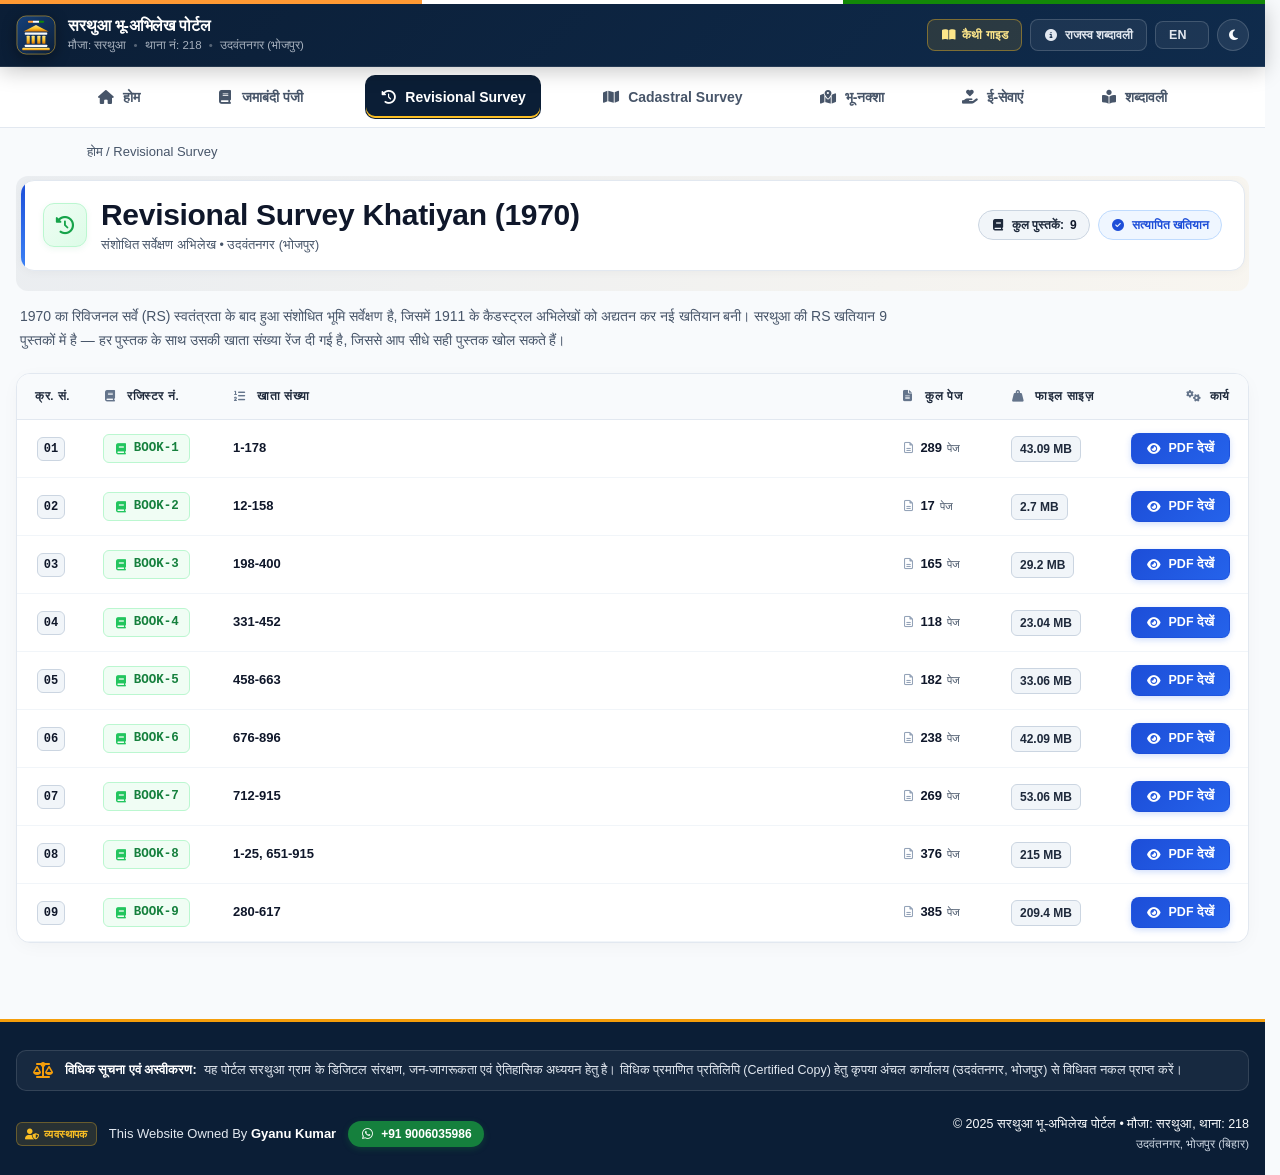
<file: revisional-survey.html>
<!DOCTYPE html>
<html lang="hi" data-theme="light">
<head>
    <meta charset="UTF-8">
    <meta name="viewport" content="width=device-width, initial-scale=1.0">
    <meta name="referrer" content="strict-origin-when-cross-origin">
    <meta name="theme-color" content="#0b1e36">
    <script>(function(){var t;try{t=localStorage.getItem('sarthua_theme');}catch(e){}if(t!=='light'&&t!=='dark')t=window.matchMedia&&matchMedia('(prefers-color-scheme: dark)').matches?'dark':'light';document.documentElement.setAttribute('data-theme',t);})();</script>

    <title>सरथुआ रिविजनल सर्वे खतियान 1970 (Sarthua RS Khatiyan) — सभी 9 वॉल्यूम | थाना 218</title>
    <meta name="description" content="सरथुआ (Sarthua, थाना 218, भोजपुर) की 1970 रिविजनल सर्वे खतियान (RS Khatiyan) के सभी 9 वॉल्यूम व 1,840+ पन्ने ऑनलाइन निःशुल्क देखें व डाउनलोड करें।">
    <meta name="author" content="सरथुआ ग्राम पंचायत एवं डिजिटल भू-अभिलेख संग्रह">
    <meta name="robots" content="index, follow, max-image-preview:large, max-snippet:-1, max-video-preview:-1">
    <link rel="canonical" href="https://sarthua.in/revisional-survey">

    <meta property="og:type" content="website">
    <meta property="og:url" content="https://sarthua.in/revisional-survey">
    <meta property="og:title" content="सरथुआ रिविजनल सर्वे खतियान 1970 (Sarthua RS Khatiyan) | थाना 218">
    <meta property="og:description" content="Revisional Survey Khatiyan (1970) - Book 1 से 9 तक, मौजा सरथुआ, थाना 218। मुफ्त ऑनलाइन PDF।">
    <meta property="og:image" content="https://sarthua.in/og-image.png">
    <meta property="og:image:type" content="image/png">
    <meta property="og:image:width" content="1200">
    <meta property="og:image:height" content="630">
    <meta property="og:locale" content="hi_IN">
    <meta property="og:site_name" content="सरथुआ भू-अभिलेख पोर्टल">

    <meta name="twitter:card" content="summary_large_image">
    <meta name="twitter:title" content="सरथुआ रिविजनल सर्वे खतियान 1970 (Sarthua RS Khatiyan) | थाना 218">
    <meta name="twitter:description" content="Revisional Survey Khatiyan (1970) - Book 1 से 9 तक, मौजा सरथुआ, थाना 218। मुफ्त ऑनलाइन PDF।">
    <meta name="twitter:image" content="https://sarthua.in/og-image.png">
    <script type="application/ld+json">
    {
      "@context": "https://schema.org",
      "@type": "BreadcrumbList",
      "itemListElement": [
        {"@type": "ListItem", "position": 1, "name": "होम", "item": "https://sarthua.in/"},
        {"@type": "ListItem", "position": 2, "name": "Revisional Survey", "item": "https://sarthua.in/revisional-survey"}
      ]
    }
    </script>
    <script type="application/ld+json">
    {
      "@context": "https://schema.org",
      "@type": "FAQPage",
      "mainEntity": [
        {
          "@type": "Question",
          "name": "सरथुआ 1970 रिविजनल सर्वे (Revisional Survey) क्या है?",
          "acceptedAnswer": {
            "@type": "Answer",
            "text": "सरथुआ 1970 रिविजनल सर्वे मौजा सरथुआ (थाना 218, उदवंतनगर, भोजपुर) का स्वतंत्रता पश्चात का संशोधित भूमि सर्वेक्षण है, जिसमें कुल 9 पुस्तकें तैयार की गई थीं।"
          }
        },
        {
          "@type": "Question",
          "name": "सरथुआ रिविजनल सर्वे खतियान कैसे देखें?",
          "acceptedAnswer": {
            "@type": "Answer",
            "text": "सरथुआ भू-अभिलेख पोर्टल (https://sarthua.in/revisional-survey) पर 1970 रिविजनल सर्वे की सभी 9 पुस्तकें (Book 01 से Book 09) मुफ्त ऑनलाइन PDF व्यूअर में उपलब्ध हैं।"
          }
        }
      ]
    }
    </script>

    <link rel="icon" type="image/svg+xml" href="favicon.svg">
    <link rel="icon" type="image/png" sizes="32x32" href="favicon-32x32.png">
    <link rel="icon" type="image/png" sizes="16x16" href="favicon-16x16.png">
    <link rel="alternate icon" type="image/x-icon" href="favicon.ico">
    <link rel="apple-touch-icon" sizes="180x180" href="apple-touch-icon.png">
    <link rel="manifest" href="manifest.json">
    <link rel="preconnect" href="https://docs.sarthua.in" crossorigin>

    <link rel="stylesheet" href="style.min.css?v=11.1">
    <link rel="preload" href="/fonts/fa-solid.woff2" as="font" type="font/woff2" crossorigin>
</head>
<body>
    <div class="gov-tricolor-ribbon"></div>

    <header class="portal-navbar">
        <div class="container">
            <div class="navbar-inner">
                <div class="navbar-brand">
                    <a href="/" class="brand-crest" aria-label="होम पेज पर जाएं">
                        <img src="favicon.svg" width="40" height="40" alt="सरथुआ भू-अभिलेख पोर्टल" decoding="async">
                    </a>
                    <div class="brand-info">
                        <p class="brand-title" data-en="Sarthua Bhu-Abhilekh Portal">सरथुआ भू-अभिलेख पोर्टल</p>
                        <div class="brand-meta">
                            <span data-en="Mauja: Sarthua">मौजा: सरथुआ</span> <span class="meta-sep">•</span>
                            <span data-en="Thana No: 218">थाना नं: 218</span> <span class="meta-sep">•</span>
                            <span data-en="Udwantnagar (Bhojpur)">उदवंतनगर (भोजपुर)</span>
                        </div>
                    </div>
                </div>

                <div class="navbar-actions">
                    <a href="https://docs.sarthua.in/support/Support_EBook_Kaithi.pdf"
                       target="_blank" rel="noopener" class="nav-btn nav-btn--accent" title="कैथी से देवनागरी रूपांतरण गाइड">
                        <i class="fas fa-book-open"></i> <span data-en="Kaithi Guide">कैथी गाइड</span>
                    </a>

                    <a href="glossary" class="nav-btn nav-btn--outline" title="भू-राजस्व शब्दावली">
                        <i class="fas fa-info-circle"></i> <span data-en="Glossary">राजस्व शब्दावली</span>
                    </a>

                    <button class="nav-btn nav-btn--outline lang-toggle-btn" id="langToggleBtn" onclick="toggleLanguage()" title="Hindi / English" aria-label="भाषा बदलें / Switch language">EN</button>

                    <button class="nav-btn nav-btn--icon" id="themeToggleBtn" onclick="toggleTheme()" title="थीम बदलें" aria-label="डार्क या लाइट थीम बदलें">
                        <i class="fas fa-moon" id="themeIcon"></i>
                    </button>
                </div>
            </div>
        </div>
    </header>

    <nav class="page-nav-wrap">
        <div class="container">
            <div class="page-nav">
                <a href="/" class="page-nav-link"><i class="fas fa-home"></i> <span data-en="Home">होम</span></a>
                <a href="jamabandi" class="page-nav-link"><i class="fas fa-book"></i> <span data-en="Jamabandi Panji">जमाबंदी पंजी</span></a>
                <a href="revisional-survey" class="page-nav-link active"><i class="fas fa-history"></i> <span data-en="Revisional Survey">Revisional Survey</span></a>
                <a href="cadastral-survey" class="page-nav-link"><i class="fas fa-map"></i> <span data-en="Cadastral Survey">Cadastral Survey</span></a>
                <a href="bhu-naksha" class="page-nav-link"><i class="fas fa-map-marked-alt"></i> <span data-en="Bhu-Naksha">भू-नक्शा</span></a>
                <a href="services" class="page-nav-link"><i class="fas fa-hand-holding-heart"></i> <span data-en="E-Services">ई-सेवाएं</span></a>
                <a href="glossary" class="page-nav-link"><i class="fas fa-book-reader"></i> <span data-en="Glossary">शब्दावली</span></a>
            </div>
        </div>
    </nav>
    <div class="breadcrumb-trail">
        <a href="/" data-en="Home">होम</a> / <span data-en="Revisional Survey">Revisional Survey</span>
    </div>
    <main class="main-content">
        <div class="container">
        <div class="page-banner">
            <div class="modern-section-header">
                <div class="msh-left">
                    <div class="msh-icon msh-icon--revisional"><i class="fas fa-history"></i></div>
                    <div class="msh-info">
                        <h1 data-en="Revisional Survey Khatiyan (1970)">Revisional Survey Khatiyan (1970)</h1>
                        <span class="msh-period" data-en="Revised survey records • Udwantnagar (Bhojpur)">संशोधित सर्वेक्षण अभिलेख • उदवंतनगर (भोजपुर)</span>
                    </div>
                </div>
                <div class="msh-badges">
                    <span class="msh-pill"><i class="fas fa-book"></i> <span data-en="Total Books:">कुल पुस्तकें:</span> <strong>9</strong></span>
                    <span class="msh-pill msh-pill--status"><i class="fas fa-check-circle"></i> <span data-en="Verified Khatiyan">सत्यापित खतियान</span></span>
                </div>
            </div>
        </div>
        <p class="page-intro" data-en="The 1970 Revisional Survey (RS) is the post-independence resurvey that updated the 1911 cadastral records into a new khatiyan. Sarthua's RS khatiyan is split into 9 books, and each book lists its khata number range so you can open the right one directly.">1970 का रिविजनल सर्वे (RS) स्वतंत्रता के बाद हुआ संशोधित भूमि सर्वेक्षण है, जिसमें 1911 के कैडस्ट्रल अभिलेखों को अद्यतन कर नई खतियान बनी। सरथुआ की RS खतियान 9 पुस्तकों में है — हर पुस्तक के साथ उसकी खाता संख्या रेंज दी गई है, जिससे आप सीधे सही पुस्तक खोल सकते हैं।</p>
                <div class="modern-table-container">
                    <div class="table-responsive">
                        <table class="modern-table">
                            <thead>
                                <tr>
                                    <th class="col-sr" data-en="#">क्र. सं.</th>
                                    <th class="col-vol"><i class="fas fa-book"></i> <span data-en="Register No.">रजिस्टर नं.</span></th>
                                    <th class="col-khata"><i class="fas fa-list-ol"></i> <span data-en="Khata No.">खाता संख्या</span></th>
                                    <th class="col-pages"><i class="fas fa-file-alt"></i> <span data-en="Total Pages">कुल पेज</span></th>
                                    <th class="col-size"><i class="fas fa-weight-hanging"></i> <span data-en="File Size">फाइल साइज़</span></th>
                                    <th class="col-action text-right"><i class="fas fa-cogs"></i> <span data-en="Action">कार्य</span></th>
                                </tr>
                            </thead>
                            <tbody id="revisional-tbody">
                                <tr>
                                    <td class="col-sr"><span class="sr-badge">01</span></td>
                                    <td class="col-vol"><span class="vol-badge vol-badge--revisional"><i class="fas fa-book"></i> BOOK-1</span></td>
                                    <td class="col-khata"><span class="khata-badge">1-178</span></td>
                                    <td class="col-pages"><span class="page-pill"><i class="far fa-file-lines"></i> 289 <small data-en="pages">पेज</small></span></td>
                                    <td class="col-size"><span class="size-pill">43.09 MB</span></td>
                                    <td class="col-action text-right"><div class="action-buttons"><button class="btn-action-view" onclick="AppController.viewPDF('https://docs.sarthua.in/revisional_survey/Sarthua_Rev_01_1970.pdf', 'Sarthua_Rev_01_1970.pdf', 45183140)" title="दस्तावेज़ सीधे पोर्टल में देखें" data-title-en="View document directly in the portal"><i class="fas fa-eye"></i> <span data-en="View PDF">PDF देखें</span></button></div></td>
                                </tr>
                                <tr>
                                    <td class="col-sr"><span class="sr-badge">02</span></td>
                                    <td class="col-vol"><span class="vol-badge vol-badge--revisional"><i class="fas fa-book"></i> BOOK-2</span></td>
                                    <td class="col-khata"><span class="khata-badge">12-158</span></td>
                                    <td class="col-pages"><span class="page-pill"><i class="far fa-file-lines"></i> 17 <small data-en="pages">पेज</small></span></td>
                                    <td class="col-size"><span class="size-pill">2.7 MB</span></td>
                                    <td class="col-action text-right"><div class="action-buttons"><button class="btn-action-view" onclick="AppController.viewPDF('https://docs.sarthua.in/revisional_survey/Sarthua_Rev_02_1970.pdf', 'Sarthua_Rev_02_1970.pdf', 2831155)" title="दस्तावेज़ सीधे पोर्टल में देखें" data-title-en="View document directly in the portal"><i class="fas fa-eye"></i> <span data-en="View PDF">PDF देखें</span></button></div></td>
                                </tr>
                                <tr>
                                    <td class="col-sr"><span class="sr-badge">03</span></td>
                                    <td class="col-vol"><span class="vol-badge vol-badge--revisional"><i class="fas fa-book"></i> BOOK-3</span></td>
                                    <td class="col-khata"><span class="khata-badge">198-400</span></td>
                                    <td class="col-pages"><span class="page-pill"><i class="far fa-file-lines"></i> 165 <small data-en="pages">पेज</small></span></td>
                                    <td class="col-size"><span class="size-pill">29.2 MB</span></td>
                                    <td class="col-action text-right"><div class="action-buttons"><button class="btn-action-view" onclick="AppController.viewPDF('https://docs.sarthua.in/revisional_survey/Sarthua_Rev_03_1970.pdf', 'Sarthua_Rev_03_1970.pdf', 30618419)" title="दस्तावेज़ सीधे पोर्टल में देखें" data-title-en="View document directly in the portal"><i class="fas fa-eye"></i> <span data-en="View PDF">PDF देखें</span></button></div></td>
                                </tr>
                                <tr>
                                    <td class="col-sr"><span class="sr-badge">04</span></td>
                                    <td class="col-vol"><span class="vol-badge vol-badge--revisional"><i class="fas fa-book"></i> BOOK-4</span></td>
                                    <td class="col-khata"><span class="khata-badge">331-452</span></td>
                                    <td class="col-pages"><span class="page-pill"><i class="far fa-file-lines"></i> 118 <small data-en="pages">पेज</small></span></td>
                                    <td class="col-size"><span class="size-pill">23.04 MB</span></td>
                                    <td class="col-action text-right"><div class="action-buttons"><button class="btn-action-view" onclick="AppController.viewPDF('https://docs.sarthua.in/revisional_survey/Sarthua_Rev_04_1970.pdf', 'Sarthua_Rev_04_1970.pdf', 24159191)" title="दस्तावेज़ सीधे पोर्टल में देखें" data-title-en="View document directly in the portal"><i class="fas fa-eye"></i> <span data-en="View PDF">PDF देखें</span></button></div></td>
                                </tr>
                                <tr>
                                    <td class="col-sr"><span class="sr-badge">05</span></td>
                                    <td class="col-vol"><span class="vol-badge vol-badge--revisional"><i class="fas fa-book"></i> BOOK-5</span></td>
                                    <td class="col-khata"><span class="khata-badge">458-663</span></td>
                                    <td class="col-pages"><span class="page-pill"><i class="far fa-file-lines"></i> 182 <small data-en="pages">पेज</small></span></td>
                                    <td class="col-size"><span class="size-pill">33.06 MB</span></td>
                                    <td class="col-action text-right"><div class="action-buttons"><button class="btn-action-view" onclick="AppController.viewPDF('https://docs.sarthua.in/revisional_survey/Sarthua_Rev_05_1970.pdf', 'Sarthua_Rev_05_1970.pdf', 34665923)" title="दस्तावेज़ सीधे पोर्टल में देखें" data-title-en="View document directly in the portal"><i class="fas fa-eye"></i> <span data-en="View PDF">PDF देखें</span></button></div></td>
                                </tr>
                                <tr>
                                    <td class="col-sr"><span class="sr-badge">06</span></td>
                                    <td class="col-vol"><span class="vol-badge vol-badge--revisional"><i class="fas fa-book"></i> BOOK-6</span></td>
                                    <td class="col-khata"><span class="khata-badge">676-896</span></td>
                                    <td class="col-pages"><span class="page-pill"><i class="far fa-file-lines"></i> 238 <small data-en="pages">पेज</small></span></td>
                                    <td class="col-size"><span class="size-pill">42.09 MB</span></td>
                                    <td class="col-action text-right"><div class="action-buttons"><button class="btn-action-view" onclick="AppController.viewPDF('https://docs.sarthua.in/revisional_survey/Sarthua_Rev_06_1970.pdf', 'Sarthua_Rev_06_1970.pdf', 44134564)" title="दस्तावेज़ सीधे पोर्टल में देखें" data-title-en="View document directly in the portal"><i class="fas fa-eye"></i> <span data-en="View PDF">PDF देखें</span></button></div></td>
                                </tr>
                                <tr>
                                    <td class="col-sr"><span class="sr-badge">07</span></td>
                                    <td class="col-vol"><span class="vol-badge vol-badge--revisional"><i class="fas fa-book"></i> BOOK-7</span></td>
                                    <td class="col-khata"><span class="khata-badge">712-915</span></td>
                                    <td class="col-pages"><span class="page-pill"><i class="far fa-file-lines"></i> 269 <small data-en="pages">पेज</small></span></td>
                                    <td class="col-size"><span class="size-pill">53.06 MB</span></td>
                                    <td class="col-action text-right"><div class="action-buttons"><button class="btn-action-view" onclick="AppController.viewPDF('https://docs.sarthua.in/revisional_survey/Sarthua_Rev_07_1970.pdf', 'Sarthua_Rev_07_1970.pdf', 55637443)" title="दस्तावेज़ सीधे पोर्टल में देखें" data-title-en="View document directly in the portal"><i class="fas fa-eye"></i> <span data-en="View PDF">PDF देखें</span></button></div></td>
                                </tr>
                                <tr>
                                    <td class="col-sr"><span class="sr-badge">08</span></td>
                                    <td class="col-vol"><span class="vol-badge vol-badge--revisional"><i class="fas fa-book"></i> BOOK-8</span></td>
                                    <td class="col-khata"><span class="khata-badge">1-25, 651-915</span></td>
                                    <td class="col-pages"><span class="page-pill"><i class="far fa-file-lines"></i> 376 <small data-en="pages">पेज</small></span></td>
                                    <td class="col-size"><span class="size-pill">215 MB</span></td>
                                    <td class="col-action text-right"><div class="action-buttons"><button class="btn-action-view" onclick="AppController.viewPDF('https://docs.sarthua.in/revisional_survey/Sarthua_Rev_08_1970.pdf', 'Sarthua_Rev_08_1970.pdf', 225443840)" title="दस्तावेज़ सीधे पोर्टल में देखें" data-title-en="View document directly in the portal"><i class="fas fa-eye"></i> <span data-en="View PDF">PDF देखें</span></button></div></td>
                                </tr>
                                <tr>
                                    <td class="col-sr"><span class="sr-badge">09</span></td>
                                    <td class="col-vol"><span class="vol-badge vol-badge--revisional"><i class="fas fa-book"></i> BOOK-9</span></td>
                                    <td class="col-khata"><span class="khata-badge">280-617</span></td>
                                    <td class="col-pages"><span class="page-pill"><i class="far fa-file-lines"></i> 385 <small data-en="pages">पेज</small></span></td>
                                    <td class="col-size"><span class="size-pill">209.4 MB</span></td>
                                    <td class="col-action text-right"><div class="action-buttons"><button class="btn-action-view" onclick="AppController.viewPDF('https://docs.sarthua.in/revisional_survey/Sarthua_Rev_09_1970.pdf', 'Sarthua_Rev_09_1970.pdf', 219571814)" title="दस्तावेज़ सीधे पोर्टल में देखें" data-title-en="View document directly in the portal"><i class="fas fa-eye"></i> <span data-en="View PDF">PDF देखें</span></button></div></td>
                                </tr>
                            </tbody>
                        </table>
                    </div>
                </div>
        </div>
    </main>
    <footer class="portal-footer">
        <div class="container">
            <div class="footer-disclaimer-strip">
                <i class="fas fa-balance-scale disclaimer-strip-icon"></i>
                <div class="disclaimer-strip-text" data-en="Legal Notice &amp; Disclaimer: This portal is for digital preservation, public awareness and historical study of Sarthua village. For a legally certified copy, please obtain it through due process from the Anchal Office (Udwantnagar, Bhojpur).">
                    <strong>विधिक सूचना एवं अस्वीकरण:</strong> यह पोर्टल सरथुआ ग्राम के डिजिटल संरक्षण, जन-जागरूकता एवं ऐतिहासिक अध्ययन हेतु है। विधिक प्रमाणित प्रतिलिपि (Certified Copy) हेतु कृपया अंचल कार्यालय (उदवंतनगर, भोजपुर) से विधिवत नकल प्राप्त करें।
                </div>
            </div>

            <div class="footer-bottom-bar">
                <div class="footer-admin-info">
                    <span class="admin-badge"><i class="fas fa-user-shield"></i> <span data-en="Administrator">व्यवस्थापक</span></span>
                    <span class="admin-owner">This Website Owned By <strong>Gyanu Kumar</strong></span>
                    <a href="https://wa.me/919006035986" target="_blank" class="footer-wa-pill" title="WhatsApp पर संदेश भेजें">
                        <i class="fab fa-whatsapp"></i>
                        <span>+91 9006035986</span>
                    </a>
                </div>

                <div class="footer-copyright">
                    <p>&copy; 2025 <span data-en="Sarthua Bhu-Abhilekh Portal">सरथुआ भू-अभिलेख पोर्टल</span> • <span data-en="Mauja: Sarthua, Thana: 218">मौजा: सरथुआ, थाना: 218</span></p>
                    <span class="footer-sub" data-en="Udwantnagar, Bhojpur (Bihar)">उदवंतनगर, भोजपुर (बिहार)</span>
                </div>
            </div>
        </div>
    </footer>

    <div id="loadingModal" class="modal hidden">
        <div class="modal-content">
            <div class="loading-spinner"></div>
            <p><i class="fas fa-file-pdf"></i> PDF लोड हो रहा है...</p>
        </div>
    </div>
    <div id="pdfViewerModal" class="pdf-modal hidden" aria-modal="true" role="dialog">
        <div class="pdf-modal-container">
            <!-- Slim Top Header Bar -->
            <header class="pdf-topbar" id="pdfTopbar">
                <div class="pdf-topbar-left">
                    <span class="pdf-file-icon"><i class="fas fa-file-pdf"></i></span>
                    <div class="pdf-title-meta">
                        <span id="pdfViewerTitle" class="pdf-title-text" title="दस्तावेज़">PDF Viewer</span>
                        <span id="pdfDocBadge" class="pdf-doc-badge">भू-अभिलेख</span>
                    </div>
                </div>
                
                <div class="pdf-topbar-right">
                    <!-- Fit Mode Toggle (Fit Width vs Fit Page) -->
                    <button id="pdfFitModeBtn" class="pdf-icon-btn" title="चौड़ाई अनुसार फिट करें / पूरा पेज (Fit Width/Page)" aria-label="चौड़ाई अनुसार फिट करें या पूरा पेज देखें">
                        <i class="fas fa-arrows-alt-h"></i>
                        <span class="pdf-btn-label">चौड़ाई</span>
                    </button>
                    <!-- Rotate 90 deg -->
                    <button id="pdfRotateBtn" class="pdf-icon-btn" title="90° घुमाएं (Rotate)" aria-label="पेज 90 डिग्री घुमाएं">
                        <i class="fas fa-redo-alt"></i>
                    </button>
                    <!-- Print Page -->
                    <button id="pdfPrintBtn" class="pdf-icon-btn" title="पेज प्रिंट करें (Print Page)" aria-label="दस्तावेज़ प्रिंट करें">
                        <i class="fas fa-print"></i>
                    </button>
                    <!-- Fullscreen -->
                    <button id="pdfFullscreenBtn" class="pdf-icon-btn pdf-btn-desktop-only" title="फुलस्क्रीन (Fullscreen)" aria-label="फुलस्क्रीन मोड चालू या बंद करें">
                        <i class="fas fa-expand"></i>
                    </button>
                    <!-- Close -->
                    <button id="pdfCloseBtn" class="pdf-icon-btn pdf-btn--close" title="बंद करें (Esc)" aria-label="PDF व्यूअर बंद करें">
                        <i class="fas fa-times"></i>
                    </button>
                </div>
            </header>

            <!-- Modern Thin Reading Progress Bar -->
            <div class="pdf-reading-progress" id="pdfProgressBar" style="width: 0%;"></div>

            <!-- PDF Canvas Viewport -->
            <main class="pdf-viewport" id="pdfViewport" tabindex="0">
                <div id="pdfLoadingIndicator" class="pdf-loading-overlay">
                    <div class="loading-spinner"></div>
                    <p><i class="fas fa-bolt"></i> पेज लोड हो रहा है (Fast Stream)...</p>
                </div>
                <div class="pdf-pages-container" id="pdfPagesContainer">
                    <!-- Dynamic continuous scroll page cards will be rendered here -->
                </div>

                <!-- Floating Scroll-To-Top FAB -->
                <button id="pdfScrollTopBtn" class="pdf-fab-scroll-top hidden" title="ऊपर जाएं (Top)" aria-label="शीर्ष पर जाएं">
                    <i class="fas fa-arrow-up"></i>
                </button>

                <!-- Floating Minimalist Page Badge during Auto-Hide -->
                <div id="pdfFloatingPagePill" class="pdf-floating-page-pill hidden">
                    <span id="pdfFloatingPageText">पेज 1 / ...</span>
                </div>
            </main>

            <!-- Floating Bottom Pill Dock -->
            <nav class="pdf-bottom-dock" id="pdfBottomDock" aria-label="PDF नेविगेशन बार">
                <div class="pdf-dock-capsule">
                    <!-- Prev Page -->
                    <button id="pdfPrevBtn" class="pdf-dock-btn" title="पिछला पेज (Left Arrow)" aria-label="पिछला पेज देखें">
                        <i class="fas fa-chevron-left"></i>
                    </button>

                    <!-- Page Indicator with Quick Input -->
                    <div class="pdf-dock-page">
                        <input type="number" id="pdfPageNumInput" value="1" min="1" class="pdf-dock-input" aria-label="पेज संख्या">
                        <span class="pdf-dock-slash">/</span>
                        <span id="pdfTotalPagesCount" class="pdf-dock-total">0</span>
                    </div>

                    <!-- Next Page -->
                    <button id="pdfNextBtn" class="pdf-dock-btn" title="अगला पेज (Right Arrow)" aria-label="अगला पेज देखें">
                        <i class="fas fa-chevron-right"></i>
                    </button>

                    <span class="pdf-dock-divider"></span>

                    <!-- Zoom Out -->
                    <button id="pdfZoomOutBtn" class="pdf-dock-btn" title="ज़ूम आउट (-)" aria-label="दस्तावेज़ ज़ूम आउट करें">
                        <i class="fas fa-minus"></i>
                    </button>

                    <!-- Zoom % (Click to toggle/reset Fit Width) -->
                    <button id="pdfZoomResetBtn" class="pdf-dock-zoom-btn" title="रीसेट ज़ूम" aria-label="ज़ूम रीसेट करें">
                        <span id="pdfZoomPercent">100%</span>
                    </button>

                    <!-- Zoom In -->
                    <button id="pdfZoomInBtn" class="pdf-dock-btn" title="ज़ूम इन (+)" aria-label="दस्तावेज़ ज़ूम इन करें">
                        <i class="fas fa-plus"></i>
                    </button>
                </div>
            </nav>
        </div>
    </div>
    <script src="js/site.js?v=5" defer></script>
    <script src="js/core.bundle.js?v=8.3" defer></script>
</body>
</html>
</file>
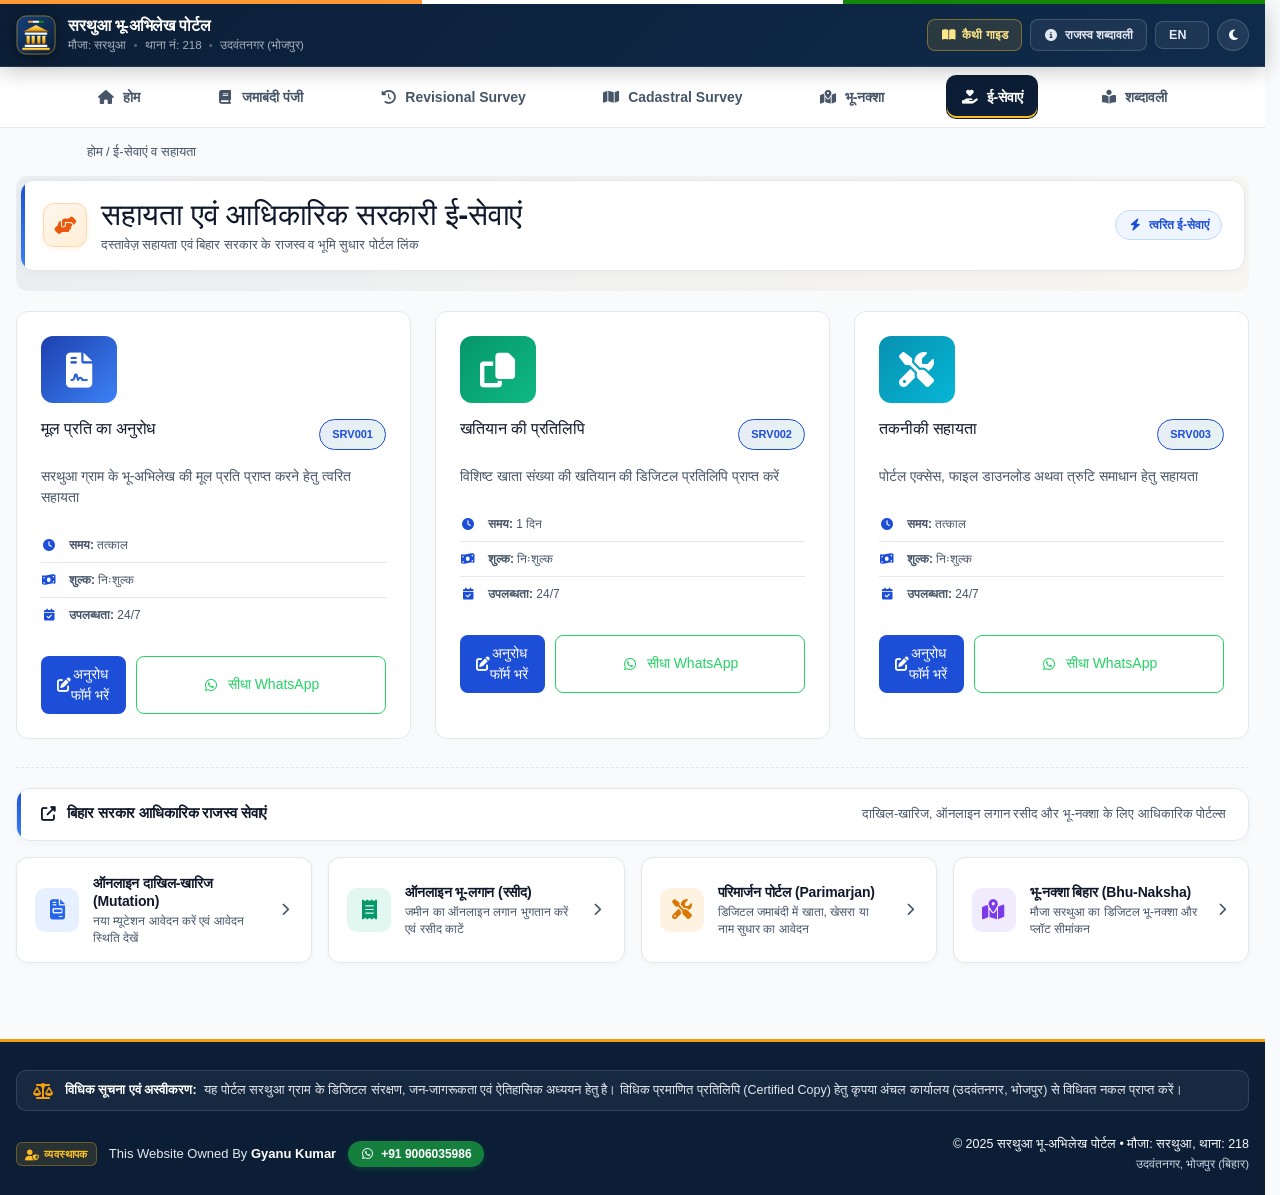
<file: services.html>
<!DOCTYPE html>
<html lang="hi" data-theme="light">
<head>
    <meta charset="UTF-8">
    <meta name="viewport" content="width=device-width, initial-scale=1.0">
    <meta name="referrer" content="strict-origin-when-cross-origin">
    <meta name="theme-color" content="#0b1e36">
    <script>(function(){var t;try{t=localStorage.getItem('sarthua_theme');}catch(e){}if(t!=='light'&&t!=='dark')t=window.matchMedia&&matchMedia('(prefers-color-scheme: dark)').matches?'dark':'light';document.documentElement.setAttribute('data-theme',t);})();</script>

    <title>सरथुआ नागरिक सेवाएं व सहायता (Sarthua Land Services) | थाना 218, भोजपुर</title>
    <meta name="description" content="सरथुआ (Sarthua, थाना 218) भू-अभिलेख से जुड़ी नागरिक सहायता, WhatsApp नक्शा डाउनलोड अनुरोध और आधिकारिक बिहार भूमि ई-सेवाएं।">
    <meta name="author" content="सरथुआ ग्राम पंचायत एवं डिजिटल भू-अभिलेख संग्रह">
    <meta name="robots" content="index, follow, max-image-preview:large, max-snippet:-1, max-video-preview:-1">
    <link rel="canonical" href="https://sarthua.in/services">

    <meta property="og:type" content="website">
    <meta property="og:url" content="https://sarthua.in/services">
    <meta property="og:title" content="सरथुआ नागरिक सेवाएं व सहायता (Sarthua Land Services) | थाना 218">
    <meta property="og:description" content="सरथुआ भू-अभिलेख सहायता एवं बिहार सरकार की आधिकारिक राजस्व सेवाओं के लिंक।">
    <meta property="og:image" content="https://sarthua.in/og-image.png">
    <meta property="og:image:type" content="image/png">
    <meta property="og:image:width" content="1200">
    <meta property="og:image:height" content="630">
    <meta property="og:locale" content="hi_IN">
    <meta property="og:site_name" content="सरथुआ भू-अभिलेख पोर्टल">

    <meta name="twitter:card" content="summary_large_image">
    <meta name="twitter:title" content="सरथुआ नागरिक सेवाएं व सहायता (Sarthua Land Services) | थाना 218">
    <meta name="twitter:description" content="सरथुआ भू-अभिलेख सहायता एवं बिहार सरकार की आधिकारिक राजस्व सेवाओं के लिंक।">
    <meta name="twitter:image" content="https://sarthua.in/og-image.png">
    <script type="application/ld+json">
    {
      "@context": "https://schema.org",
      "@type": "BreadcrumbList",
      "itemListElement": [
        {"@type": "ListItem", "position": 1, "name": "होम", "item": "https://sarthua.in/"},
        {"@type": "ListItem", "position": 2, "name": "ई-सेवाएं व सहायता", "item": "https://sarthua.in/services"}
      ]
    }
    </script>

    <link rel="icon" type="image/svg+xml" href="favicon.svg">
    <link rel="icon" type="image/png" sizes="32x32" href="favicon-32x32.png">
    <link rel="icon" type="image/png" sizes="16x16" href="favicon-16x16.png">
    <link rel="alternate icon" type="image/x-icon" href="favicon.ico">
    <link rel="apple-touch-icon" sizes="180x180" href="apple-touch-icon.png">
    <link rel="manifest" href="manifest.json">
    <link rel="preconnect" href="https://docs.sarthua.in" crossorigin>

    <link rel="stylesheet" href="style.min.css?v=11.1">
    <link rel="preload" href="/fonts/fa-solid.woff2" as="font" type="font/woff2" crossorigin>
</head>
<body>
    <div class="gov-tricolor-ribbon"></div>

    <header class="portal-navbar">
        <div class="container">
            <div class="navbar-inner">
                <div class="navbar-brand">
                    <a href="/" class="brand-crest" aria-label="होम पेज पर जाएं">
                        <img src="favicon.svg" width="40" height="40" alt="सरथुआ भू-अभिलेख पोर्टल" decoding="async">
                    </a>
                    <div class="brand-info">
                        <p class="brand-title" data-en="Sarthua Bhu-Abhilekh Portal">सरथुआ भू-अभिलेख पोर्टल</p>
                        <div class="brand-meta">
                            <span data-en="Mauja: Sarthua">मौजा: सरथुआ</span> <span class="meta-sep">•</span>
                            <span data-en="Thana No: 218">थाना नं: 218</span> <span class="meta-sep">•</span>
                            <span data-en="Udwantnagar (Bhojpur)">उदवंतनगर (भोजपुर)</span>
                        </div>
                    </div>
                </div>

                <div class="navbar-actions">
                    <a href="https://docs.sarthua.in/support/Support_EBook_Kaithi.pdf"
                       target="_blank" rel="noopener" class="nav-btn nav-btn--accent" title="कैथी से देवनागरी रूपांतरण गाइड">
                        <i class="fas fa-book-open"></i> <span data-en="Kaithi Guide">कैथी गाइड</span>
                    </a>

                    <a href="glossary" class="nav-btn nav-btn--outline" title="भू-राजस्व शब्दावली">
                        <i class="fas fa-info-circle"></i> <span data-en="Glossary">राजस्व शब्दावली</span>
                    </a>

                    <button class="nav-btn nav-btn--outline lang-toggle-btn" id="langToggleBtn" onclick="toggleLanguage()" title="Hindi / English" aria-label="भाषा बदलें / Switch language">EN</button>

                    <button class="nav-btn nav-btn--icon" id="themeToggleBtn" onclick="toggleTheme()" title="थीम बदलें" aria-label="डार्क या लाइट थीम बदलें">
                        <i class="fas fa-moon" id="themeIcon"></i>
                    </button>
                </div>
            </div>
        </div>
    </header>

    <nav class="page-nav-wrap">
        <div class="container">
            <div class="page-nav">
                <a href="/" class="page-nav-link"><i class="fas fa-home"></i> <span data-en="Home">होम</span></a>
                <a href="jamabandi" class="page-nav-link"><i class="fas fa-book"></i> <span data-en="Jamabandi Panji">जमाबंदी पंजी</span></a>
                <a href="revisional-survey" class="page-nav-link"><i class="fas fa-history"></i> <span data-en="Revisional Survey">Revisional Survey</span></a>
                <a href="cadastral-survey" class="page-nav-link"><i class="fas fa-map"></i> <span data-en="Cadastral Survey">Cadastral Survey</span></a>
                <a href="bhu-naksha" class="page-nav-link"><i class="fas fa-map-marked-alt"></i> <span data-en="Bhu-Naksha">भू-नक्शा</span></a>
                <a href="services" class="page-nav-link active"><i class="fas fa-hand-holding-heart"></i> <span data-en="E-Services">ई-सेवाएं</span></a>
                <a href="glossary" class="page-nav-link"><i class="fas fa-book-reader"></i> <span data-en="Glossary">शब्दावली</span></a>
            </div>
        </div>
    </nav>
    <div class="breadcrumb-trail">
        <a href="/" data-en="Home">होम</a> / <span data-en="E-Services & Support">ई-सेवाएं व सहायता</span>
    </div>
    <main class="main-content">
        <div class="container">
        <div class="page-banner">
            <div class="modern-section-header">
                <div class="msh-left">
                    <div class="msh-icon msh-icon--services"><i class="fas fa-hands-helping"></i></div>
                    <div class="msh-info">
                        <h1 data-en="Support & Official Government E-Services">सहायता एवं आधिकारिक सरकारी ई-सेवाएं</h1>
                        <span class="msh-period" data-en="Document support and Bihar government revenue/land-reform portal links">दस्तावेज़ सहायता एवं बिहार सरकार के राजस्व व भूमि सुधार पोर्टल लिंक</span>
                    </div>
                </div>
                <div class="msh-badges">
                    <span class="msh-pill msh-pill--status"><i class="fas fa-bolt"></i> <span data-en="Quick E-Services">त्वरित ई-सेवाएं</span></span>
                </div>
            </div>
        </div>
                <div class="modern-services-grid">
                    <div class="modern-service-card">
                        <div class="service-icon service-icon--primary">
                            <i class="fas fa-file-contract"></i>
                        </div>
                        <div class="service-header">
                            <h4 data-en="Request Original Copy">मूल प्रति का अनुरोध</h4>
                            <span class="service-code">SRV001</span>
                        </div>
                        <p class="service-description" data-en="Quick assistance to obtain an original copy of Sarthua village land records">सरथुआ ग्राम के भू-अभिलेख की मूल प्रति प्राप्त करने हेतु त्वरित सहायता</p>
                        <div class="service-details">
                            <div class="service-detail"><i class="fas fa-clock"></i> <span><strong data-en="Time:">समय:</strong> <span data-en="Instant">तत्काल</span></span></div>
                            <div class="service-detail"><i class="fas fa-money-bill-wave"></i> <span><strong data-en="Fee:">शुल्क:</strong> <span data-en="Free">निःशुल्क</span></span></div>
                            <div class="service-detail"><i class="fas fa-calendar-check"></i> <span><strong data-en="Availability:">उपलब्धता:</strong> 24/7</span></div>
                        </div>
                        <div class="service-actions-group">
                            <button onclick="openRequestModal('मूल प्रति का अनुरोध')" class="btn btn--primary btn--full">
                                <i class="fas fa-edit"></i> <span data-en="Fill Request Form">अनुरोध फॉर्म भरें</span>
                            </button>
                            <a href="https://wa.me/919006035986?text=%E0%A4%A8%E0%A4%AE%E0%A4%B8%E0%A5%8D%E0%A4%95%E0%A4%BE%E0%A4%B0%21%20%E0%A4%AE%E0%A5%88%E0%A4%82%20%E0%A4%B8%E0%A4%B0%E0%A4%A5%E0%A5%81%E0%A4%86%20%E0%A4%97%E0%A4%BE%E0%A4%82%E0%A4%B5%20%E0%A4%95%E0%A5%87%20%E0%A4%AD%E0%A5%82-%E0%A4%85%E0%A4%AD%E0%A4%BF%E0%A4%B2%E0%A5%87%E0%A4%96%20%E0%A4%95%E0%A5%80%20%E0%A4%AE%E0%A5%82%E0%A4%B2%20%E0%A4%AA%E0%A5%8D%E0%A4%B0%E0%A4%A4%E0%A4%BF%20%E0%A4%9A%E0%A4%BE%E0%A4%B9%E0%A4%A4%E0%A4%BE%20%E0%A4%B9%E0%A5%82%E0%A4%82%E0%A5%A4"
                               target="_blank" class="btn btn--whatsapp btn--outline">
                                <i class="fab fa-whatsapp"></i> <span data-en="Direct WhatsApp">सीधा WhatsApp</span>
                            </a>
                        </div>
                    </div>

                    <div class="modern-service-card">
                        <div class="service-icon service-icon--success">
                            <i class="fas fa-copy"></i>
                        </div>
                        <div class="service-header">
                            <h4 data-en="Khatiyan Copy">खतियान की प्रतिलिपि</h4>
                            <span class="service-code">SRV002</span>
                        </div>
                        <p class="service-description" data-en="Get a digital copy of the Khatiyan for a specific Khata number">विशिष्ट खाता संख्या की खतियान की डिजिटल प्रतिलिपि प्राप्त करें</p>
                        <div class="service-details">
                            <div class="service-detail"><i class="fas fa-clock"></i> <span><strong data-en="Time:">समय:</strong> <span data-en="1 day">1 दिन</span></span></div>
                            <div class="service-detail"><i class="fas fa-money-bill-wave"></i> <span><strong data-en="Fee:">शुल्क:</strong> <span data-en="Free">निःशुल्क</span></span></div>
                            <div class="service-detail"><i class="fas fa-calendar-check"></i> <span><strong data-en="Availability:">उपलब्धता:</strong> 24/7</span></div>
                        </div>
                        <div class="service-actions-group">
                            <button onclick="openRequestModal('खतियान की प्रतिलिपि')" class="btn btn--primary btn--full">
                                <i class="fas fa-edit"></i> <span data-en="Fill Request Form">अनुरोध फॉर्म भरें</span>
                            </button>
                            <a href="https://wa.me/919006035986?text=%E0%A4%A8%E0%A4%AE%E0%A4%B8%E0%A5%8D%E0%A4%95%E0%A4%BE%E0%A4%B0%21%20%E0%A4%AE%E0%A5%81%E0%A4%9D%E0%A5%87%20%E0%A4%96%E0%A4%A4%E0%A4%BF%E0%A4%AF%E0%A4%BE%E0%A4%A8%20%E0%A4%95%E0%A5%80%20%E0%A4%AA%E0%A5%8D%E0%A4%B0%E0%A4%A4%E0%A4%BF%E0%A4%B2%E0%A4%BF%E0%A4%AA%E0%A4%BF%20%E0%A4%9A%E0%A4%BE%E0%A4%B9%E0%A4%BF%E0%A4%8F%E0%A5%A4"
                               target="_blank" class="btn btn--whatsapp btn--outline">
                                <i class="fab fa-whatsapp"></i> <span data-en="Direct WhatsApp">सीधा WhatsApp</span>
                            </a>
                        </div>
                    </div>

                    <div class="modern-service-card">
                        <div class="service-icon service-icon--info">
                            <i class="fas fa-tools"></i>
                        </div>
                        <div class="service-header">
                            <h4 data-en="Technical Support">तकनीकी सहायता</h4>
                            <span class="service-code">SRV003</span>
                        </div>
                        <p class="service-description" data-en="Help with portal access, file downloads or error resolution">पोर्टल एक्सेस, फाइल डाउनलोड अथवा त्रुटि समाधान हेतु सहायता</p>
                        <div class="service-details">
                            <div class="service-detail"><i class="fas fa-clock"></i> <span><strong data-en="Time:">समय:</strong> <span data-en="Instant">तत्काल</span></span></div>
                            <div class="service-detail"><i class="fas fa-money-bill-wave"></i> <span><strong data-en="Fee:">शुल्क:</strong> <span data-en="Free">निःशुल्क</span></span></div>
                            <div class="service-detail"><i class="fas fa-calendar-check"></i> <span><strong data-en="Availability:">उपलब्धता:</strong> 24/7</span></div>
                        </div>
                        <div class="service-actions-group">
                            <button onclick="openRequestModal('तकनीकी सहायता')" class="btn btn--primary btn--full">
                                <i class="fas fa-edit"></i> <span data-en="Fill Request Form">अनुरोध फॉर्म भरें</span>
                            </button>
                            <a href="https://wa.me/919006035986?text=%E0%A4%A8%E0%A4%AE%E0%A4%B8%E0%A5%8D%E0%A4%95%E0%A4%BE%E0%A4%B0%21%20%E0%A4%AE%E0%A5%81%E0%A4%9D%E0%A5%87%20%E0%A4%A4%E0%A4%95%E0%A4%A8%E0%A5%80%E0%A4%95%E0%A5%80%20%E0%A4%B8%E0%A4%B9%E0%A4%BE%E0%A4%AF%E0%A4%A4%E0%A4%BE%20%E0%A4%9A%E0%A4%BE%E0%A4%B9%E0%A4%BF%E0%A4%8F%E0%A5%A4"
                               target="_blank" class="btn btn--whatsapp btn--outline">
                                <i class="fab fa-whatsapp"></i> <span data-en="Direct WhatsApp">सीधा WhatsApp</span>
                            </a>
                        </div>
                    </div>
                </div>

                <div class="govt-portal-services" style="margin-top: 28px; border-top: 1px dashed var(--color-border); padding-top: 20px;">
                    <div class="modern-section-header" style="margin-bottom: 14px;">
                        <h3><i class="fas fa-external-link-alt"></i> <span data-en="Official Bihar Government Revenue Services">बिहार सरकार आधिकारिक राजस्व सेवाएं</span></h3>
                        <p data-en="Official portals for mutation, online rent receipts and land maps">दाखिल-खारिज, ऑनलाइन लगान रसीद और भू-नक्शा के लिए आधिकारिक पोर्टल्स</p>
                    </div>
                    <div class="govt-services-grid">
                        <a href="http://biharbhumi.bihar.gov.in/Biharbhumi/" target="_blank" rel="noopener noreferrer" class="govt-card">
                            <div class="govt-card-icon" style="background: rgba(59, 130, 246, 0.12); color: #2563eb;">
                                <i class="fas fa-file-invoice"></i>
                            </div>
                            <div class="govt-card-content">
                                <h4 data-en="Online Mutation">ऑनलाइन दाखिल-खारिज (Mutation)</h4>
                                <p data-en="Apply for a new mutation and check application status">नया म्यूटेशन आवेदन करें एवं आवेदन स्थिति देखें</p>
                            </div>
                            <i class="fas fa-chevron-right govt-arrow"></i>
                        </a>
                        <a href="http://biharbhumi.bihar.gov.in/Biharbhumi/" target="_blank" rel="noopener noreferrer" class="govt-card">
                            <div class="govt-card-icon" style="background: rgba(16, 185, 129, 0.12); color: #059669;">
                                <i class="fas fa-receipt"></i>
                            </div>
                            <div class="govt-card-content">
                                <h4 data-en="Online Land Rent (Receipt)">ऑनलाइन भू-लगान (रसीद)</h4>
                                <p data-en="Pay land rent online and generate a receipt">जमीन का ऑनलाइन लगान भुगतान करें एवं रसीद काटें</p>
                            </div>
                            <i class="fas fa-chevron-right govt-arrow"></i>
                        </a>
                        <a href="http://biharbhumi.bihar.gov.in/Biharbhumi/" target="_blank" rel="noopener noreferrer" class="govt-card">
                            <div class="govt-card-icon" style="background: rgba(245, 158, 11, 0.12); color: #d97706;">
                                <i class="fas fa-tools"></i>
                            </div>
                            <div class="govt-card-content">
                                <h4 data-en="Parimarjan Portal">परिमार्जन पोर्टल (Parimarjan)</h4>
                                <p data-en="Apply to correct Khata, Khesra or name in digital Jamabandi">डिजिटल जमाबंदी में खाता, खेसरा या नाम सुधार का आवेदन</p>
                            </div>
                            <i class="fas fa-chevron-right govt-arrow"></i>
                        </a>
                        <a href="https://bhunaksha.bihar.gov.in/" target="_blank" rel="noopener noreferrer" class="govt-card">
                            <div class="govt-card-icon" style="background: rgba(139, 92, 246, 0.12); color: #7c3aed;">
                                <i class="fas fa-map-marked-alt"></i>
                            </div>
                            <div class="govt-card-content">
                                <h4 data-en="Bhu-Naksha Bihar (Official)">भू-नक्शा बिहार (Bhu-Naksha)</h4>
                                <p data-en="Digital land map and plot demarcation of Mauja Sarthua">मौजा सरथुआ का डिजिटल भू-नक्शा और प्लॉट सीमांकन</p>
                            </div>
                            <i class="fas fa-chevron-right govt-arrow"></i>
                        </a>
                    </div>
                </div>
        </div>
    </main>
    <footer class="portal-footer">
        <div class="container">
            <div class="footer-disclaimer-strip">
                <i class="fas fa-balance-scale disclaimer-strip-icon"></i>
                <div class="disclaimer-strip-text" data-en="Legal Notice &amp; Disclaimer: This portal is for digital preservation, public awareness and historical study of Sarthua village. For a legally certified copy, please obtain it through due process from the Anchal Office (Udwantnagar, Bhojpur).">
                    <strong>विधिक सूचना एवं अस्वीकरण:</strong> यह पोर्टल सरथुआ ग्राम के डिजिटल संरक्षण, जन-जागरूकता एवं ऐतिहासिक अध्ययन हेतु है। विधिक प्रमाणित प्रतिलिपि (Certified Copy) हेतु कृपया अंचल कार्यालय (उदवंतनगर, भोजपुर) से विधिवत नकल प्राप्त करें।
                </div>
            </div>

            <div class="footer-bottom-bar">
                <div class="footer-admin-info">
                    <span class="admin-badge"><i class="fas fa-user-shield"></i> <span data-en="Administrator">व्यवस्थापक</span></span>
                    <span class="admin-owner">This Website Owned By <strong>Gyanu Kumar</strong></span>
                    <a href="https://wa.me/919006035986" target="_blank" class="footer-wa-pill" title="WhatsApp पर संदेश भेजें">
                        <i class="fab fa-whatsapp"></i>
                        <span>+91 9006035986</span>
                    </a>
                </div>

                <div class="footer-copyright">
                    <p>&copy; 2025 <span data-en="Sarthua Bhu-Abhilekh Portal">सरथुआ भू-अभिलेख पोर्टल</span> • <span data-en="Mauja: Sarthua, Thana: 218">मौजा: सरथुआ, थाना: 218</span></p>
                    <span class="footer-sub" data-en="Udwantnagar, Bhojpur (Bihar)">उदवंतनगर, भोजपुर (बिहार)</span>
                </div>
            </div>
        </div>
    </footer>

    <div id="loadingModal" class="modal hidden">
        <div class="modal-content">
            <div class="loading-spinner"></div>
            <p><i class="fas fa-file-pdf"></i> PDF लोड हो रहा है...</p>
        </div>
    </div>
    <div id="requestModal" class="interactive-modal hidden">
        <div class="interactive-modal-overlay" onclick="closeRequestModal()"></div>
        <div class="interactive-modal-container">
            <div class="interactive-modal-header">
                <div class="modal-title-wrap">
                    <i class="fas fa-file-signature modal-header-icon"></i>
                    <div>
                        <h3 class="modal-title">भू-अभिलेख दस्तावेज़ अनुरोध</h3>
                        <p class="modal-subtitle">मौजा: सरथुआ (थाना 218) | त्वरित WhatsApp सेवा</p>
                    </div>
                </div>
                <button class="modal-close-btn" onclick="closeRequestModal()" title="बंद करें" aria-label="बंद करें">&times;</button>
            </div>
            <form id="requestForm" onsubmit="handleRequestSubmit(event)" class="interactive-modal-body">
                <div class="form-group">
                    <label for="reqServiceType"><i class="fas fa-tag"></i> सेवा का प्रकार</label>
                    <input type="text" id="reqServiceType" readonly class="form-control-static">
                </div>
                <div class="form-row">
                    <div class="form-group">
                        <label for="reqFullName"><i class="fas fa-user"></i> आपका पूरा नाम <span class="required">*</span></label>
                        <input type="text" id="reqFullName" required placeholder="उदा. रामेश्वर सिंह" class="form-control">
                    </div>
                    <div class="form-group">
                        <label for="reqPhone"><i class="fas fa-phone-alt"></i> मोबाइल नंबर <span class="required">*</span></label>
                        <input type="tel" id="reqPhone" required pattern="[0-9]{10}" placeholder="10 अंकों का नंबर" class="form-control">
                    </div>
                </div>
                <div class="form-row">
                    <div class="form-group">
                        <label for="reqKhata"><i class="fas fa-list-ol"></i> खाता संख्या / खेसरा संख्या</label>
                        <input type="text" id="reqKhata" placeholder="उदा. खाता 45, खेसरा 120" class="form-control">
                    </div>
                    <div class="form-group">
                        <label for="reqVolume"><i class="fas fa-book"></i> वॉल्यूम या बुक (यदि ज्ञात हो)</label>
                        <input type="text" id="reqVolume" placeholder="उदा. VOL-02 या BOOK-1" class="form-control">
                    </div>
                </div>
                <div class="form-group">
                    <label for="reqRemarks"><i class="fas fa-comment-dots"></i> अतिरिक्त जानकारी / विशेष नोट</label>
                    <textarea id="reqRemarks" rows="2" placeholder="कोई अतिरिक्त विवरण जो आप देना चाहें..." class="form-control"></textarea>
                </div>
                <div class="modal-info-banner">
                    <i class="fab fa-whatsapp"></i>
                    <span>फॉर्म सबमिट करने पर विवरण WhatsApp पर ऑटो-फॉर्मेट होकर व्यवस्थापक को भेजा जाएगा।</span>
                </div>
                <div class="modal-actions">
                    <button type="button" onclick="closeRequestModal()" class="btn btn--secondary">रद्द करें</button>
                    <button type="submit" class="btn btn--whatsapp">
                        <i class="fab fa-whatsapp"></i> WhatsApp पर भेजें
                    </button>
                </div>
            </form>
        </div>
    </div>
    <script src="js/site.js?v=5" defer></script>
    <script src="js/core.bundle.js?v=8.3" defer></script>
</body>
</html>
</file>
<file: style.min.css>
@font-face{font-family:'Noto Sans Devanagari';font-style:normal;font-weight:400;font-stretch:100%;font-display:swap;src:url('fonts/gfont_6.woff2) format('woff2');unicode-range:U+0900-097F,U+1CD0-1CF9,U+200C-200D,U+20A8,U+20B9,U+20F0,U+25CC,U+A830-A839,U+A8E0-A8FF,U+11B00-11B09;} @font-face{font-family:'Noto Sans Devanagari';font-style:normal;font-weight:400;font-stretch:100%;font-display:swap;src:url('fonts/gfont_5.woff2) format('woff2');unicode-range:U+0100-02BA,U+02BD-02C5,U+02C7-02CC,U+02CE-02D7,U+02DD-02FF,U+0304,U+0308,U+0329,U+1D00-1DBF,U+1E00-1E9F,U+1EF2-1EFF,U+2020,U+20A0-20AB,U+20AD-20C0,U+2113,U+2C60-2C7F,U+A720-A7FF;} @font-face{font-family:'Noto Sans Devanagari';font-style:normal;font-weight:400;font-stretch:100%;font-display:swap;src:url('fonts/gfont_3.woff2) format('woff2');unicode-range:U+0000-00FF,U+0131,U+0152-0153,U+02BB-02BC,U+02C6,U+02DA,U+02DC,U+0304,U+0308,U+0329,U+2000-206F,U+20AC,U+2122,U+2191,U+2193,U+2212,U+2215,U+FEFF,U+FFFD;} @font-face{font-family:'Noto Sans Devanagari';font-style:normal;font-weight:500;font-stretch:100%;font-display:swap;src:url('fonts/gfont_6.woff2) format('woff2');unicode-range:U+0900-097F,U+1CD0-1CF9,U+200C-200D,U+20A8,U+20B9,U+20F0,U+25CC,U+A830-A839,U+A8E0-A8FF,U+11B00-11B09;} @font-face{font-family:'Noto Sans Devanagari';font-style:normal;font-weight:500;font-stretch:100%;font-display:swap;src:url('fonts/gfont_5.woff2) format('woff2');unicode-range:U+0100-02BA,U+02BD-02C5,U+02C7-02CC,U+02CE-02D7,U+02DD-02FF,U+0304,U+0308,U+0329,U+1D00-1DBF,U+1E00-1E9F,U+1EF2-1EFF,U+2020,U+20A0-20AB,U+20AD-20C0,U+2113,U+2C60-2C7F,U+A720-A7FF;} @font-face{font-family:'Noto Sans Devanagari';font-style:normal;font-weight:500;font-stretch:100%;font-display:swap;src:url('fonts/gfont_3.woff2) format('woff2');unicode-range:U+0000-00FF,U+0131,U+0152-0153,U+02BB-02BC,U+02C6,U+02DA,U+02DC,U+0304,U+0308,U+0329,U+2000-206F,U+20AC,U+2122,U+2191,U+2193,U+2212,U+2215,U+FEFF,U+FFFD;} @font-face{font-family:'Noto Sans Devanagari';font-style:normal;font-weight:600;font-stretch:100%;font-display:swap;src:url('fonts/gfont_6.woff2) format('woff2');unicode-range:U+0900-097F,U+1CD0-1CF9,U+200C-200D,U+20A8,U+20B9,U+20F0,U+25CC,U+A830-A839,U+A8E0-A8FF,U+11B00-11B09;} @font-face{font-family:'Noto Sans Devanagari';font-style:normal;font-weight:600;font-stretch:100%;font-display:swap;src:url('fonts/gfont_5.woff2) format('woff2');unicode-range:U+0100-02BA,U+02BD-02C5,U+02C7-02CC,U+02CE-02D7,U+02DD-02FF,U+0304,U+0308,U+0329,U+1D00-1DBF,U+1E00-1E9F,U+1EF2-1EFF,U+2020,U+20A0-20AB,U+20AD-20C0,U+2113,U+2C60-2C7F,U+A720-A7FF;} @font-face{font-family:'Noto Sans Devanagari';font-style:normal;font-weight:600;font-stretch:100%;font-display:swap;src:url('fonts/gfont_3.woff2) format('woff2');unicode-range:U+0000-00FF,U+0131,U+0152-0153,U+02BB-02BC,U+02C6,U+02DA,U+02DC,U+0304,U+0308,U+0329,U+2000-206F,U+20AC,U+2122,U+2191,U+2193,U+2212,U+2215,U+FEFF,U+FFFD;} @font-face{font-family:'Noto Sans Devanagari';font-style:normal;font-weight:700;font-stretch:100%;font-display:swap;src:url('fonts/gfont_6.woff2) format('woff2');unicode-range:U+0900-097F,U+1CD0-1CF9,U+200C-200D,U+20A8,U+20B9,U+20F0,U+25CC,U+A830-A839,U+A8E0-A8FF,U+11B00-11B09;} @font-face{font-family:'Noto Sans Devanagari';font-style:normal;font-weight:700;font-stretch:100%;font-display:swap;src:url('fonts/gfont_5.woff2) format('woff2');unicode-range:U+0100-02BA,U+02BD-02C5,U+02C7-02CC,U+02CE-02D7,U+02DD-02FF,U+0304,U+0308,U+0329,U+1D00-1DBF,U+1E00-1E9F,U+1EF2-1EFF,U+2020,U+20A0-20AB,U+20AD-20C0,U+2113,U+2C60-2C7F,U+A720-A7FF;} @font-face{font-family:'Noto Sans Devanagari';font-style:normal;font-weight:700;font-stretch:100%;font-display:swap;src:url('fonts/gfont_3.woff2) format('woff2');unicode-range:U+0000-00FF,U+0131,U+0152-0153,U+02BB-02BC,U+02C6,U+02DA,U+02DC,U+0304,U+0308,U+0329,U+2000-206F,U+20AC,U+2122,U+2191,U+2193,U+2212,U+2215,U+FEFF,U+FFFD;} @font-face{font-family:'Plus Jakarta Sans';font-style:normal;font-weight:400;font-display:swap;src:url('fonts/gfont_1.woff2) format('woff2');unicode-range:U+0460-052F,U+1C80-1C8A,U+20B4,U+2DE0-2DFF,U+A640-A69F,U+FE2E-FE2F;} @font-face{font-family:'Plus Jakarta Sans';font-style:normal;font-weight:400;font-display:swap;src:url('fonts/gfont_2.woff2) format('woff2');unicode-range:U+0102-0103,U+0110-0111,U+0128-0129,U+0168-0169,U+01A0-01A1,U+01AF-01B0,U+0300-0301,U+0303-0304,U+0308-0309,U+0323,U+0329,U+1EA0-1EF9,U+20AB;} @font-face{font-family:'Plus Jakarta Sans';font-style:normal;font-weight:400;font-display:swap;src:url('fonts/gfont_7.woff2) format('woff2');unicode-range:U+0100-02BA,U+02BD-02C5,U+02C7-02CC,U+02CE-02D7,U+02DD-02FF,U+0304,U+0308,U+0329,U+1D00-1DBF,U+1E00-1E9F,U+1EF2-1EFF,U+2020,U+20A0-20AB,U+20AD-20C0,U+2113,U+2C60-2C7F,U+A720-A7FF;} @font-face{font-family:'Plus Jakarta Sans';font-style:normal;font-weight:400;font-display:swap;src:url('fonts/gfont_4.woff2) format('woff2');unicode-range:U+0000-00FF,U+0131,U+0152-0153,U+02BB-02BC,U+02C6,U+02DA,U+02DC,U+0304,U+0308,U+0329,U+2000-206F,U+20AC,U+2122,U+2191,U+2193,U+2212,U+2215,U+FEFF,U+FFFD;} @font-face{font-family:'Plus Jakarta Sans';font-style:normal;font-weight:500;font-display:swap;src:url('fonts/gfont_1.woff2) format('woff2');unicode-range:U+0460-052F,U+1C80-1C8A,U+20B4,U+2DE0-2DFF,U+A640-A69F,U+FE2E-FE2F;} @font-face{font-family:'Plus Jakarta Sans';font-style:normal;font-weight:500;font-display:swap;src:url('fonts/gfont_2.woff2) format('woff2');unicode-range:U+0102-0103,U+0110-0111,U+0128-0129,U+0168-0169,U+01A0-01A1,U+01AF-01B0,U+0300-0301,U+0303-0304,U+0308-0309,U+0323,U+0329,U+1EA0-1EF9,U+20AB;} @font-face{font-family:'Plus Jakarta Sans';font-style:normal;font-weight:500;font-display:swap;src:url('fonts/gfont_7.woff2) format('woff2');unicode-range:U+0100-02BA,U+02BD-02C5,U+02C7-02CC,U+02CE-02D7,U+02DD-02FF,U+0304,U+0308,U+0329,U+1D00-1DBF,U+1E00-1E9F,U+1EF2-1EFF,U+2020,U+20A0-20AB,U+20AD-20C0,U+2113,U+2C60-2C7F,U+A720-A7FF;} @font-face{font-family:'Plus Jakarta Sans';font-style:normal;font-weight:500;font-display:swap;src:url('fonts/gfont_4.woff2) format('woff2');unicode-range:U+0000-00FF,U+0131,U+0152-0153,U+02BB-02BC,U+02C6,U+02DA,U+02DC,U+0304,U+0308,U+0329,U+2000-206F,U+20AC,U+2122,U+2191,U+2193,U+2212,U+2215,U+FEFF,U+FFFD;} @font-face{font-family:'Plus Jakarta Sans';font-style:normal;font-weight:600;font-display:swap;src:url('fonts/gfont_1.woff2) format('woff2');unicode-range:U+0460-052F,U+1C80-1C8A,U+20B4,U+2DE0-2DFF,U+A640-A69F,U+FE2E-FE2F;} @font-face{font-family:'Plus Jakarta Sans';font-style:normal;font-weight:600;font-display:swap;src:url('fonts/gfont_2.woff2) format('woff2');unicode-range:U+0102-0103,U+0110-0111,U+0128-0129,U+0168-0169,U+01A0-01A1,U+01AF-01B0,U+0300-0301,U+0303-0304,U+0308-0309,U+0323,U+0329,U+1EA0-1EF9,U+20AB;} @font-face{font-family:'Plus Jakarta Sans';font-style:normal;font-weight:600;font-display:swap;src:url('fonts/gfont_7.woff2) format('woff2');unicode-range:U+0100-02BA,U+02BD-02C5,U+02C7-02CC,U+02CE-02D7,U+02DD-02FF,U+0304,U+0308,U+0329,U+1D00-1DBF,U+1E00-1E9F,U+1EF2-1EFF,U+2020,U+20A0-20AB,U+20AD-20C0,U+2113,U+2C60-2C7F,U+A720-A7FF;} @font-face{font-family:'Plus Jakarta Sans';font-style:normal;font-weight:600;font-display:swap;src:url('fonts/gfont_4.woff2) format('woff2');unicode-range:U+0000-00FF,U+0131,U+0152-0153,U+02BB-02BC,U+02C6,U+02DA,U+02DC,U+0304,U+0308,U+0329,U+2000-206F,U+20AC,U+2122,U+2191,U+2193,U+2212,U+2215,U+FEFF,U+FFFD;} @font-face{font-family:'Plus Jakarta Sans';font-style:normal;font-weight:700;font-display:swap;src:url('fonts/gfont_1.woff2) format('woff2');unicode-range:U+0460-052F,U+1C80-1C8A,U+20B4,U+2DE0-2DFF,U+A640-A69F,U+FE2E-FE2F;} @font-face{font-family:'Plus Jakarta Sans';font-style:normal;font-weight:700;font-display:swap;src:url('fonts/gfont_2.woff2) format('woff2');unicode-range:U+0102-0103,U+0110-0111,U+0128-0129,U+0168-0169,U+01A0-01A1,U+01AF-01B0,U+0300-0301,U+0303-0304,U+0308-0309,U+0323,U+0329,U+1EA0-1EF9,U+20AB;} @font-face{font-family:'Plus Jakarta Sans';font-style:normal;font-weight:700;font-display:swap;src:url('fonts/gfont_7.woff2) format('woff2');unicode-range:U+0100-02BA,U+02BD-02C5,U+02C7-02CC,U+02CE-02D7,U+02DD-02FF,U+0304,U+0308,U+0329,U+1D00-1DBF,U+1E00-1E9F,U+1EF2-1EFF,U+2020,U+20A0-20AB,U+20AD-20C0,U+2113,U+2C60-2C7F,U+A720-A7FF;} @font-face{font-family:'Plus Jakarta Sans';font-style:normal;font-weight:700;font-display:swap;src:url('fonts/gfont_4.woff2) format('woff2');unicode-range:U+0000-00FF,U+0131,U+0152-0153,U+02BB-02BC,U+02C6,U+02DA,U+02DC,U+0304,U+0308,U+0329,U+2000-206F,U+20AC,U+2122,U+2191,U+2193,U+2212,U+2215,U+FEFF,U+FFFD;} @font-face{font-family:'Plus Jakarta Sans';font-style:normal;font-weight:800;font-display:swap;src:url('fonts/gfont_1.woff2) format('woff2');unicode-range:U+0460-052F,U+1C80-1C8A,U+20B4,U+2DE0-2DFF,U+A640-A69F,U+FE2E-FE2F;} @font-face{font-family:'Plus Jakarta Sans';font-style:normal;font-weight:800;font-display:swap;src:url('fonts/gfont_2.woff2) format('woff2');unicode-range:U+0102-0103,U+0110-0111,U+0128-0129,U+0168-0169,U+01A0-01A1,U+01AF-01B0,U+0300-0301,U+0303-0304,U+0308-0309,U+0323,U+0329,U+1EA0-1EF9,U+20AB;} @font-face{font-family:'Plus Jakarta Sans';font-style:normal;font-weight:800;font-display:swap;src:url('fonts/gfont_7.woff2) format('woff2');unicode-range:U+0100-02BA,U+02BD-02C5,U+02C7-02CC,U+02CE-02D7,U+02DD-02FF,U+0304,U+0308,U+0329,U+1D00-1DBF,U+1E00-1E9F,U+1EF2-1EFF,U+2020,U+20A0-20AB,U+20AD-20C0,U+2113,U+2C60-2C7F,U+A720-A7FF;} @font-face{font-family:'Plus Jakarta Sans';font-style:normal;font-weight:800;font-display:swap;src:url('fonts/gfont_4.woff2) format('woff2');unicode-range:U+0000-00FF,U+0131,U+0152-0153,U+02BB-02BC,U+02C6,U+02DA,U+02DC,U+0304,U+0308,U+0329,U+2000-206F,U+20AC,U+2122,U+2191,U+2193,U+2212,U+2215,U+FEFF,U+FFFD;}
:root{--color-white:rgba(255,255,255,1);--color-black:rgba(0,0,0,1);--color-cream-50:rgba(252,252,249,1);--color-cream-100:rgba(255,255,253,1);--color-gray-200:rgba(245,245,245,1);--color-gray-300:rgba(167,169,169,1);--color-gray-400:rgba(119,124,124,1);--color-slate-500:rgba(98,108,113,1);--color-brown-600:rgba(94,82,64,1);--color-charcoal-700:rgba(31,33,33,1);--color-charcoal-800:rgba(38,40,40,1);--color-slate-900:rgba(19,52,59,1);--color-teal-300:rgba(50,184,198,1);--color-teal-400:rgba(45,166,178,1);--color-teal-500:rgba(33,128,141,1);--color-teal-600:rgba(29,116,128,1);--color-teal-700:rgba(26,104,115,1);--color-teal-800:rgba(41,150,161,1);--color-red-400:rgba(255,84,89,1);--color-red-500:rgba(192,21,47,1);--color-orange-400:rgba(230,129,97,1);--color-orange-500:rgba(168,75,47,1);--color-brown-600-rgb:94,82,64;--color-teal-500-rgb:33,128,141;--color-slate-900-rgb:19,52,59;--color-slate-500-rgb:98,108,113;--color-red-500-rgb:192,21,47;--color-red-400-rgb:255,84,89;--color-orange-500-rgb:168,75,47;--color-orange-400-rgb:230,129,97;--color-bg-1:rgba(59,130,246,0.08);--color-bg-2:rgba(245,158,11,0.08);--color-bg-3:rgba(34,197,94,0.08);--color-bg-4:rgba(239,68,68,0.08);--color-bg-5:rgba(147,51,234,0.08);--color-bg-6:rgba(249,115,22,0.08);--color-bg-7:rgba(236,72,153,0.08);--color-bg-8:rgba(6,182,212,0.08);--color-background:#f0f4f8;--color-surface:#ffffff;--color-text:#0f172a;--color-text-secondary:#475569;--color-primary:#1d4ed8;--color-primary-hover:#1e40af;--color-primary-active:#172554;--color-secondary:#e2e8f0;--color-secondary-hover:#cbd5e1;--color-secondary-active:#94a3b8;--color-border:#cbd5e1;--color-btn-primary-text:#ffffff;--color-card-border:#cbd5e1;--color-card-border-inner:#f1f5f9;--color-error:#ef4444;--color-success:#10b981;--color-warning:#f59e0b;--color-info:#3b82f6;--color-focus-ring:rgba(37,99,235,0.25);--color-select-caret:rgba(15,23,42,0.8);--focus-ring:0 0 0 3px var(--color-focus-ring);--focus-outline:2px solid var(--color-primary);--status-bg-opacity:0.15;--status-border-opacity:0.25;--select-caret-light:url("data:image/svg+xml,%3Csvg xmlns='http://www.w3.org/2000/svg' width='16' height='16' viewBox='0 0 24 24' fill='none' stroke='%23134252' stroke-width='2' stroke-linecap='round' stroke-linejoin='round'%3E%3Cpolyline points='6 9 12 15 18 9'%3E%3C/polyline%3E%3C/svg%3E");--select-caret-dark:url("data:image/svg+xml,%3Csvg xmlns='http://www.w3.org/2000/svg' width='16' height='16' viewBox='0 0 24 24' fill='none' stroke='%23f5f5f5' stroke-width='2' stroke-linecap='round' stroke-linejoin='round'%3E%3Cpolyline points='6 9 12 15 18 9'%3E%3C/polyline%3E%3C/svg%3E");--color-success-rgb:33,128,141;--color-error-rgb:192,21,47;--color-warning-rgb:168,75,47;--color-info-rgb:98,108,113;--font-family-base:"Plus Jakarta Sans","Noto Sans Devanagari",-apple-system,BlinkMacSystemFont,"Segoe UI",Roboto,sans-serif;--font-family-mono:"Berkeley Mono",ui-monospace,SFMono-Regular,Menlo,Monaco,Consolas,monospace;--font-size-xs:11px;--font-size-sm:12px;--font-size-base:14px;--font-size-md:14px;--font-size-lg:16px;--font-size-xl:18px;--font-size-2xl:20px;--font-size-3xl:24px;--font-size-4xl:30px;--font-weight-normal:400;--font-weight-medium:500;--font-weight-semibold:550;--font-weight-bold:600;--line-height-tight:1.2;--line-height-normal:1.5;--letter-spacing-tight:-0.01em;--space-0:0;--space-1:1px;--space-2:2px;--space-4:4px;--space-6:6px;--space-8:8px;--space-10:10px;--space-12:12px;--space-16:16px;--space-20:20px;--space-24:24px;--space-32:32px;--radius-sm:6px;--radius-base:8px;--radius-md:10px;--radius-lg:12px;--radius-full:9999px;--shadow-xs:0 1px 2px rgba(0,0,0,0.02);--shadow-sm:0 1px 3px rgba(0,0,0,0.04),0 1px 2px rgba(0,0,0,0.02);--shadow-md:0 4px 6px -1px rgba(0,0,0,0.04),0 2px 4px -1px rgba(0,0,0,0.02);--shadow-lg:0 10px 15px -3px rgba(0,0,0,0.04),0 4px 6px -2px rgba(0,0,0,0.02);--shadow-inset-sm:inset 0 1px 0 rgba(255,255,255,0.15),inset 0 -1px 0 rgba(0,0,0,0.03);--duration-fast:150ms;--duration-normal:250ms;--ease-standard:cubic-bezier(0.16,1,0.3,1);--container-sm:640px;--container-md:768px;--container-lg:1024px;--container-xl:1280px}[data-theme="light"]{--color-background:#f8fafc;--color-surface:#ffffff;--color-text:#0f172a;--color-text-secondary:#475569;--color-primary:#1d4ed8;--color-primary-hover:#1e40af;--color-primary-active:#172554;--color-secondary:#f1f5f9;--color-secondary-hover:#e2e8f0;--color-secondary-active:#cbd5e1;--color-border:#e2e8f0;--color-card-border:#e2e8f0;--color-card-border-inner:#f1f5f9;--color-btn-primary-text:#ffffff;--color-error:#ef4444;--color-success:#10b981;--color-warning:#f59e0b;--color-info:#3b82f6;--color-focus-ring:rgba(37,99,235,0.25);--color-select-caret:rgba(15,23,42,0.8)}[data-theme="dark"]{--color-background:#0b0f19;--color-surface:#1e293b;--color-text:#f8fafc;--color-text-secondary:#cbd5e1;--color-primary:#38bdf8;--color-primary-hover:#0ea5e9;--color-primary-active:#0284c7;--color-secondary:rgba(255,255,255,0.08);--color-secondary-hover:rgba(255,255,255,0.12);--color-secondary-active:rgba(255,255,255,0.16);--color-border:#334155;--color-card-border:#334155;--color-card-border-inner:#334155;--color-btn-primary-text:#ffffff;--color-error:#f87171;--color-success:#34d399;--color-warning:#fbbf24;--color-info:#60a5fa;--color-focus-ring:rgba(56,189,248,0.3);--color-select-caret:rgba(248,250,252,0.8)}@media (prefers-color-scheme:dark){html:not([data-theme="light"]):not([data-theme="dark"]){--color-background:#0b0f19;--color-surface:#1e293b;--color-text:#f8fafc;--color-text-secondary:#94a3b8;--color-primary:#38bdf8;--color-primary-hover:#0ea5e9;--color-primary-active:#0284c7;--color-border:#334155;--color-card-border:#334155}}.vector-plot-label{background:transparent !important;border:none !important;box-shadow:none !important;font-family:'Outfit','Inter',var(--font-family-base),sans-serif !important;font-weight:800 !important;font-size:11px !important;color:#0f172a !important;pointer-events:none !important;text-shadow:0 0 3px #ffffff,0 0 5px #ffffff,0 0 7px #ffffff !important;padding:0 !important;margin:0 !important}html{overflow-y:scroll;scrollbar-gutter:stable;font-size:var(--font-size-base);font-family:'Noto Sans Devanagari',var(--font-family-base);line-height:var(--line-height-normal);color:var(--color-text);background-color:var(--color-background);-webkit-font-smoothing:antialiased;box-sizing:border-box}body{margin:0;padding:0;background-color:var(--color-background);background-image:radial-gradient(at 10% 10%,rgba(29,78,216,0.035) 0px,transparent 40%),radial-gradient(at 90% 90%,rgba(16,185,129,0.03) 0px,transparent 40%);min-height:100vh}*,*::before,*::after{box-sizing:inherit}h1,h2,h3,h4,h5,h6{margin:0;font-weight:var(--font-weight-semibold);line-height:var(--line-height-tight);color:var(--color-text);letter-spacing:var(--letter-spacing-tight)}h1{font-size:var(--font-size-4xl)}h2{font-size:var(--font-size-3xl)}h3{font-size:var(--font-size-2xl)}h4{font-size:var(--font-size-xl)}h5{font-size:var(--font-size-lg)}h6{font-size:var(--font-size-md)}p{margin:0 0 var(--space-16) 0}a{color:var(--color-primary);text-decoration:none;transition:color var(--duration-fast) var(--ease-standard)}a:hover{color:var(--color-primary-hover)}code,pre{font-family:var(--font-family-mono);font-size:calc(var(--font-size-base) * 0.95);background-color:var(--color-secondary);border-radius:var(--radius-sm)}code{padding:var(--space-1) var(--space-4)}pre{padding:var(--space-16);margin:var(--space-16) 0;overflow:auto;border:1px solid var(--color-border)}pre code{background:none;padding:0}.btn{display:inline-flex;align-items:center;justify-content:center;padding:var(--space-8) var(--space-16);border-radius:var(--radius-base);font-size:var(--font-size-base);font-weight:500;line-height:1.5;cursor:pointer;transition:all var(--duration-normal) var(--ease-standard);border:none;text-decoration:none;position:relative}.btn:focus-visible{outline:none;box-shadow:var(--focus-ring)}.btn--primary{background:var(--color-primary);color:var(--color-btn-primary-text)}.btn--primary:hover{background:var(--color-primary-hover)}.btn--primary:active{background:var(--color-primary-active)}.btn--secondary{background:var(--color-secondary);color:var(--color-text)}.btn--secondary:hover{background:var(--color-secondary-hover)}.btn--secondary:active{background:var(--color-secondary-active)}.btn--outline{background:transparent;border:1px solid var(--color-border);color:var(--color-text)}.btn--outline:hover{background:var(--color-secondary)}.btn--sm{padding:var(--space-4) var(--space-12);font-size:var(--font-size-sm);border-radius:var(--radius-sm)}.btn--lg{padding:var(--space-10) var(--space-20);font-size:var(--font-size-lg);border-radius:var(--radius-md)}.btn--full-width{width:100%}.btn:disabled{opacity:0.5;cursor:not-allowed}.form-control{display:block;width:100%;padding:var(--space-8) var(--space-12);font-size:var(--font-size-md);line-height:1.5;color:var(--color-text);background-color:var(--color-surface);border:1px solid var(--color-border);border-radius:var(--radius-base);transition:border-color var(--duration-fast) var(--ease-standard),box-shadow var(--duration-fast) var(--ease-standard)}textarea.form-control{font-family:var(--font-family-base);font-size:var(--font-size-base)}select.form-control{padding:var(--space-8) var(--space-12);-webkit-appearance:none;-moz-appearance:none;appearance:none;background-image:var(--select-caret-light);background-repeat:no-repeat;background-position:right var(--space-12) center;background-size:16px;padding-right:var(--space-32)}@media (prefers-color-scheme:dark){select.form-control{background-image:var(--select-caret-dark)}}[data-color-scheme="dark"] select.form-control{background-image:var(--select-caret-dark)}[data-color-scheme="light"] select.form-control{background-image:var(--select-caret-light)}.form-control:focus{border-color:var(--color-primary);outline:var(--focus-outline)}.form-label{display:block;margin-bottom:var(--space-8);font-weight:var(--font-weight-medium);font-size:var(--font-size-sm)}.form-group{margin-bottom:var(--space-16)}.card{background-color:var(--color-surface);border-radius:var(--radius-lg);border:1px solid var(--color-card-border);box-shadow:var(--shadow-sm);overflow:hidden;transition:box-shadow var(--duration-normal) var(--ease-standard)}.card:hover{box-shadow:var(--shadow-md)}.card__body{padding:var(--space-16)}.card__header,.card__footer{padding:var(--space-16);border-bottom:1px solid var(--color-card-border-inner)}.status{display:inline-flex;align-items:center;padding:var(--space-6) var(--space-12);border-radius:var(--radius-full);font-weight:var(--font-weight-medium);font-size:var(--font-size-sm)}.status--success{background-color:rgba( var(--color-success-rgb,33,128,141),var(--status-bg-opacity) );color:var(--color-success);border:1px solid rgba(var(--color-success-rgb,33,128,141),var(--status-border-opacity))}.status--error{background-color:rgba( var(--color-error-rgb,192,21,47),var(--status-bg-opacity) );color:var(--color-error);border:1px solid rgba(var(--color-error-rgb,192,21,47),var(--status-border-opacity))}.status--warning{background-color:rgba( var(--color-warning-rgb,168,75,47),var(--status-bg-opacity) );color:var(--color-warning);border:1px solid rgba(var(--color-warning-rgb,168,75,47),var(--status-border-opacity))}.status--info{background-color:rgba( var(--color-info-rgb,98,108,113),var(--status-bg-opacity) );color:var(--color-info);border:1px solid rgba(var(--color-info-rgb,98,108,113),var(--status-border-opacity))}.container{width:100%;margin-right:auto;margin-left:auto;padding-right:var(--space-16);padding-left:var(--space-16)}@media (min-width:640px){.container{max-width:var(--container-sm)}}@media (min-width:768px){.container{max-width:var(--container-md)}}@media (min-width:1024px){.container{max-width:var(--container-lg)}}@media (min-width:1280px){.container{max-width:var(--container-xl)}}.flex{display:flex}.flex-col{flex-direction:column}.items-center{align-items:center}.justify-center{justify-content:center}.justify-between{justify-content:space-between}.gap-4{gap:var(--space-4)}.gap-8{gap:var(--space-8)}.gap-16{gap:var(--space-16)}.m-0{margin:0}.mt-8{margin-top:var(--space-8)}.mb-8{margin-bottom:var(--space-8)}.mx-8{margin-left:var(--space-8);margin-right:var(--space-8)}.my-8{margin-top:var(--space-8);margin-bottom:var(--space-8)}.p-0{padding:0}.py-8{padding-top:var(--space-8);padding-bottom:var(--space-8)}.px-8{padding-left:var(--space-8);padding-right:var(--space-8)}.py-16{padding-top:var(--space-16);padding-bottom:var(--space-16)}.px-16{padding-left:var(--space-16);padding-right:var(--space-16)}.block{display:block}.hidden{display:none}.sr-only{position:absolute;width:1px;height:1px;padding:0;margin:-1px;overflow:hidden;clip:rect(0,0,0,0);white-space:nowrap;border-width:0}:focus-visible{outline:var(--focus-outline);outline-offset:2px}[data-color-scheme="dark"] .btn--outline{border:1px solid var(--color-border-secondary)}body{font-family:'Noto Sans Devanagari',var(--font-family-base);background:var(--color-background)}.portal-navbar{background:linear-gradient(135deg,var(--brand-navy-900) 0%,var(--brand-navy-800) 100%);color:#ffffff;padding:11px 0;border-bottom:1px solid rgba(255,255,255,0.1);position:sticky;top:0;z-index:1000;box-shadow:0 4px 20px rgba(0,0,0,0.22);transition:background 0.25s ease,border-color 0.25s ease}[data-theme="dark"] .portal-navbar{background:#090d16;border-bottom-color:rgba(255,255,255,0.08)}.navbar-inner{display:flex;justify-content:space-between;align-items:center;gap:16px;flex-wrap:wrap}.navbar-brand{display:flex;align-items:center;gap:12px}.brand-crest{width:40px;height:40px;display:block;flex-shrink:0;text-decoration:none;border-radius:10px;box-shadow:0 4px 14px rgba(0,0,0,0.35);transition:transform 0.2s ease}.brand-crest:hover{transform:translateY(-1px)}.brand-crest img{display:block;width:100%;height:100%}.brand-info{display:flex;flex-direction:column}.brand-title{margin:0;font-size:1.15rem;font-weight:700;color:#ffffff;line-height:1.2;letter-spacing:-0.01em}.brand-meta{font-size:11.5px;color:rgba(226,232,240,0.72);margin-top:2px;font-weight:500}.meta-sep{color:rgba(255,255,255,0.3);margin:0 4px}.navbar-actions{display:flex;align-items:center;gap:8px;flex-wrap:wrap}.nav-btn{display:inline-flex;align-items:center;gap:6px;padding:6px 13px;border-radius:8px;font-size:12px;font-weight:600;cursor:pointer;text-decoration:none;transition:all 0.2s ease;border:1px solid rgba(255,255,255,0.16);color:#f8fafc;background:rgba(255,255,255,0.08)}.nav-btn:hover{background:rgba(255,255,255,0.18);color:#ffffff;border-color:rgba(255,255,255,0.35);transform:translateY(-1px)}.nav-btn--accent{background:rgba(251,191,36,0.12);border-color:rgba(251,191,36,0.4);color:var(--brand-gold-200)}.nav-btn--accent:hover{background:var(--brand-gold-400);color:var(--brand-navy-900);border-color:var(--brand-gold-400)}.nav-btn--outline{border-color:rgba(255,255,255,0.16);color:#e2e8f0;background:rgba(255,255,255,0.06)}.nav-btn--outline:hover{color:#ffffff;border-color:rgba(255,255,255,0.35);background:rgba(255,255,255,0.14)}.nav-btn--icon{width:32px;height:32px;padding:0;justify-content:center;border-radius:50%;color:#f8fafc;background:rgba(255,255,255,0.08);border:1px solid rgba(255,255,255,0.16)}.nav-btn--icon:hover{background:rgba(255,255,255,0.22);color:#ffffff}[data-theme="dark"] .nav-btn--icon{color:#cbd5e1}.portal-search-hub{padding:28px 0 26px 0;background:radial-gradient(circle at 50% 15%,rgba(37,99,235,0.28) 0%,transparent 70%),linear-gradient(180deg,#0f2b4c 0%,#0b1e36 100%);border-bottom:1px solid rgba(255,255,255,0.08);position:relative}[data-theme="dark"] .portal-search-hub{background:radial-gradient(circle at 50% 15%,rgba(56,189,248,0.15) 0%,transparent 70%),linear-gradient(180deg,#0f172a 0%,#090d16 100%);border-bottom-color:rgba(255,255,255,0.08)}.search-bar-unified{display:flex;align-items:center;position:relative;max-width:780px;margin:0 auto;background:#ffffff;border:2px solid rgba(255,255,255,0.25);border-radius:14px;padding:5px 6px 5px 14px;transition:all 0.25s cubic-bezier(0.16,1,0.3,1);box-shadow:0 10px 30px -4px rgba(0,0,0,0.35)}[data-theme="dark"] .search-bar-unified{background:#1e293b;border-color:#334155;box-shadow:0 6px 24px -4px rgba(0,0,0,0.4)}.search-bar-unified:focus-within{border-color:#38bdf8;box-shadow:0 0 0 4px rgba(56,189,248,0.25),0 12px 36px -4px rgba(0,0,0,0.4)}[data-theme="dark"] .search-bar-unified:focus-within{border-color:#38bdf8;box-shadow:0 0 0 4px rgba(56,189,248,0.15)}.search-input-icon{color:var(--color-text-secondary);font-size:16px;pointer-events:none;margin-right:4px}.search-input-field{flex:1;border:none;background:transparent;padding:10px 12px;font-size:15px;color:var(--color-text);font-family:inherit;outline:none}.search-input-field::placeholder{color:var(--color-text-secondary);opacity:0.75}.search-clear-btn{background:transparent;border:none;color:var(--color-text-secondary);cursor:pointer;padding:6px 8px;font-size:15px;transition:color 0.15s ease;display:inline-flex;align-items:center;justify-content:center}.search-clear-btn:hover{color:#ef4444}.search-mic-btn{display:inline-flex;align-items:center;justify-content:center;width:38px;height:38px;background:#f1f5f9;border:1px solid #e2e8f0;color:#1d4ed8;cursor:pointer;border-radius:9px;font-size:15px;transition:all 0.2s cubic-bezier(0.16,1,0.3,1);margin:0 6px 0 2px;flex-shrink:0}.search-mic-btn:hover{background:#dbeafe;color:#1e40af;border-color:#bfdbfe;transform:scale(1.05)}[data-theme="dark"] .search-mic-btn{background:rgba(255,255,255,0.07);border-color:#334155;color:#38bdf8}[data-theme="dark"] .search-mic-btn:hover{background:rgba(56,189,248,0.15);color:#7dd3fc;border-color:rgba(56,189,248,0.3)}.search-mic-btn.listening{background:#fee2e2 !important;color:#ef4444 !important;border-color:#fca5a5 !important;animation:micPulse 1.2s infinite ease-in-out}@keyframes micPulse{0%{transform:scale(1);box-shadow:0 0 0 0 rgba(239,68,68,0.4)}50%{transform:scale(1.12);box-shadow:0 0 0 6px rgba(239,68,68,0)}100%{transform:scale(1);box-shadow:0 0 0 0 rgba(239,68,68,0)}}.btn--search-primary{background:var(--brand-blue);color:#ffffff;border:none;padding:10px 22px;border-radius:10px;font-size:14px;font-weight:600;display:inline-flex;align-items:center;gap:7px;cursor:pointer;transition:all 0.2s cubic-bezier(0.16,1,0.3,1);white-space:nowrap;box-shadow:0 2px 8px rgba(37,99,235,0.28)}.btn--search-primary:hover{background:var(--brand-blue-hover);transform:translateY(-1px);box-shadow:0 4px 14px rgba(37,99,235,0.38)}.main-content{padding:14px 0 40px 0}.modern-tab-nav{display:grid;grid-template-columns:repeat(5,1fr);gap:8px;max-width:1100px;margin:0 auto 24px auto;background:var(--color-surface);padding:6px;border-radius:14px;border:1px solid var(--color-border);box-shadow:0 4px 12px rgba(0,0,0,0.03)}[data-theme="dark"] .modern-tab-nav{background:#1e293b;border-color:#334155;box-shadow:0 4px 16px rgba(0,0,0,0.25)}.modern-tab-btn{display:inline-flex;flex-direction:row;align-items:center;justify-content:center;gap:9px;padding:12px 16px;font-size:14px;font-weight:600;color:var(--color-text-secondary);background:transparent;border:1px solid transparent;border-radius:10px;cursor:pointer;transition:all 0.2s cubic-bezier(0.16,1,0.3,1);min-height:48px}.modern-tab-btn i{font-size:15px;transition:transform 0.2s ease}.modern-tab-btn:hover{color:#1d4ed8;background:#eff6ff}[data-theme="dark"] .modern-tab-btn:hover{background:rgba(255,255,255,0.06);color:#f8fafc}.modern-tab-btn:hover i{transform:scale(1.15)}.modern-tab-btn.active{background:linear-gradient(135deg,#1d4ed8,#2563eb);color:#ffffff;border-color:rgba(255,255,255,0.1);box-shadow:0 4px 12px rgba(37,99,235,0.35)}.modern-tab-btn.active i{color:#93c5fd}[data-theme="dark"] .modern-tab-btn.active{background:linear-gradient(135deg,#2563eb,#3b82f6);color:#ffffff;box-shadow:0 4px 16px rgba(37,99,235,0.45)}.modern-tab-btn.active .tab-badge{background:rgba(255,255,255,0.25);color:#ffffff}.modern-section-header{margin-bottom:16px;padding:16px 22px;background:var(--color-surface);border-radius:14px;border:1px solid var(--color-border);box-shadow:0 2px 10px rgba(15,23,42,0.03);display:flex;justify-content:space-between;align-items:center;flex-wrap:wrap;gap:14px;position:relative;overflow:hidden}.modern-section-header::before{content:"";position:absolute;top:0;left:0;width:4px;height:100%;background:linear-gradient(180deg,#1d4ed8 0%,#3b82f6 100%);border-top-left-radius:14px;border-bottom-left-radius:14px}[data-theme="dark"] .modern-section-header{background:#1e293b;border-color:#334155;box-shadow:0 4px 16px rgba(0,0,0,0.25)}[data-theme="dark"] .modern-section-header::before{background:linear-gradient(180deg,#38bdf8 0%,#0284c7 100%)}.msh-left{display:flex;align-items:center;gap:14px}.msh-icon{width:44px;height:44px;border-radius:11px;background:linear-gradient(135deg,#eff6ff 0%,#dbeafe 100%);color:#1d4ed8;border:1px solid #bfdbfe;display:flex;align-items:center;justify-content:center;font-size:18px;flex-shrink:0;box-shadow:0 2px 6px rgba(37,99,235,0.08)}.msh-icon--revisional{background:linear-gradient(135deg,#f0fdf4 0%,#dcfce7 100%);color:#16a34a;border-color:#bbf7d0;box-shadow:0 2px 6px rgba(22,163,74,0.08)}.msh-icon--cadastral{background:linear-gradient(135deg,#faf5ff 0%,#f3e8ff 100%);color:#9333ea;border-color:#e9d5ff;box-shadow:0 2px 6px rgba(147,51,234,0.08)}.msh-icon--services{background:linear-gradient(135deg,#fff7ed 0%,#ffedd5 100%);color:#ea580c;border-color:#fed7aa;box-shadow:0 2px 6px rgba(234,88,12,0.08)}[data-theme="dark"] .msh-icon{background:rgba(56,189,248,0.12);color:#38bdf8;border-color:rgba(56,189,248,0.25);box-shadow:none}[data-theme="dark"] .msh-icon--revisional{background:rgba(34,197,94,0.12);color:#4ade80;border-color:rgba(34,197,94,0.25)}[data-theme="dark"] .msh-icon--cadastral{background:rgba(168,85,247,0.12);color:#c084fc;border-color:rgba(168,85,247,0.25)}[data-theme="dark"] .msh-icon--services{background:rgba(249,115,22,0.12);color:#fb923c;border-color:rgba(249,115,22,0.25)}.msh-info h2{margin:0;font-size:1.1rem;font-weight:700;color:var(--color-text);line-height:1.3;letter-spacing:-0.01em}.msh-period{font-size:12.5px;color:var(--color-text-secondary);display:block;margin-top:3px;font-weight:500}.msh-badges{display:flex;align-items:center;gap:8px;flex-wrap:wrap}.msh-pill{display:inline-flex;align-items:center;gap:6px;font-size:12px;font-weight:600;color:#1e293b;background:#f1f5f9;border:1px solid #cbd5e1;padding:5px 12px;border-radius:20px}.msh-pill strong{color:#0f172a;font-weight:700}.msh-pill--status{background:#eff6ff;border-color:#bfdbfe;color:#1d4ed8}[data-theme="dark"] .msh-pill{background:rgba(255,255,255,0.05);border-color:#334155;color:#e2e8f0}[data-theme="dark"] .msh-pill strong{color:#f8fafc}[data-theme="dark"] .msh-pill--status{background:rgba(56,189,248,0.12);border-color:rgba(56,189,248,0.3);color:#38bdf8}.modern-section-header h3{color:var(--color-text);margin:0;font-size:1.05rem;font-weight:700;display:flex;align-items:center;gap:10px}.modern-section-header p{color:var(--color-text-secondary);margin:0;font-size:12.5px;font-weight:500}.modern-table-container{background:var(--color-surface);border-radius:14px;overflow:hidden;box-shadow:0 4px 20px -4px rgba(15,23,42,0.05);border:1px solid var(--color-border);min-height:420px;contain:layout}[data-theme="dark"] .modern-table-container{background:#1e293b;border-color:#334155;box-shadow:0 6px 24px -4px rgba(0,0,0,0.4)}.table-responsive{overflow-x:auto;-webkit-overflow-scrolling:touch}.modern-table{width:100%;border-collapse:collapse;font-size:13.5px;text-align:left;table-layout:fixed}.modern-table th{background:#f8fafc;color:#1e293b;font-weight:700;font-size:11.5px;text-transform:uppercase;letter-spacing:0.05em;padding:14px 18px;border-bottom:1.5px solid var(--color-border);position:sticky;top:0;z-index:10;white-space:nowrap}[data-theme="dark"] .modern-table th{background:#0f172a;color:#e2e8f0;border-bottom-color:#334155}.modern-table th i{margin-right:6px;color:#64748b;font-size:11.5px}.text-right{text-align:right !important}.modern-table th.col-sr,.modern-table td.col-sr{width:68px;text-align:center}.modern-table th.col-vol,.modern-table td.col-vol{width:130px}.modern-table th.col-khata,.modern-table td.col-khata{width:auto}.modern-table th.col-pages,.modern-table td.col-pages{width:110px}.modern-table th.col-size,.modern-table td.col-size{width:110px}.modern-table th.col-action,.modern-table td.col-action{width:145px;text-align:right}.modern-table td{padding:13px 18px;border-bottom:1px solid #f1f5f9;vertical-align:middle;color:var(--color-text);font-size:13.5px;transition:background 0.15s ease}[data-theme="dark"] .modern-table td{border-bottom-color:#334155;color:#f1f5f9}.modern-table tr:hover td{background:#f8fafc}[data-theme="dark"] .modern-table tr:hover td{background:rgba(56,189,248,0.05)}.sr-badge{font-family:var(--font-family-mono,monospace);font-weight:700;font-size:12px;color:#0f172a;display:inline-flex;align-items:center;justify-content:center;min-width:28px;height:24px;padding:0 6px;border-radius:6px;background:#f1f5f9;border:1px solid #cbd5e1}[data-theme="dark"] .sr-badge{background:#0f172a;border-color:#334155;color:#f8fafc}.vol-badge{display:inline-flex;align-items:center;gap:6px;padding:4px 10px;border-radius:6px;font-family:var(--font-family-mono,monospace);font-weight:700;font-size:12.5px;background:#eff6ff;color:#1d4ed8;border:1px solid #bfdbfe;white-space:nowrap}.vol-badge i{color:#3b82f6;font-size:11px}[data-theme="dark"] .vol-badge{background:rgba(56,189,248,0.1);color:#38bdf8;border-color:rgba(56,189,248,0.25)}[data-theme="dark"] .vol-badge i{color:#38bdf8}.vol-badge--revisional{background:#f0fdf4;color:#15803d;border-color:#bbf7d0}.vol-badge--revisional i{color:#22c55e}[data-theme="dark"] .vol-badge--revisional{background:rgba(34,197,94,0.1);color:#4ade80;border-color:rgba(34,197,94,0.25)}.vol-badge--cadastral{background:#faf5ff;color:#7e22ce;border-color:#e9d5ff}.vol-badge--cadastral i{color:#a855f7}[data-theme="dark"] .vol-badge--cadastral{background:rgba(168,85,247,0.1);color:#c084fc;border-color:rgba(168,85,247,0.25)}.khata-badge{font-size:13px;font-weight:600;color:var(--color-text);line-height:1.4;display:inline-block;max-width:280px}.page-pill{display:inline-flex;align-items:center;gap:5px;font-size:13px;font-weight:600;color:var(--color-text)}.page-pill i{color:#94a3b8;font-size:11.5px}.page-pill small{font-size:11px;color:var(--color-text-secondary);font-weight:400}.size-pill{display:inline-flex;align-items:center;font-size:12px;font-weight:600;color:#1e293b;background:#f1f5f9;padding:3px 8px;border-radius:6px;border:1px solid #cbd5e1;white-space:nowrap}[data-theme="dark"] .size-pill{background:#0f172a;border-color:#334155;color:#f8fafc}.meta-muted{color:#475569;font-weight:500;font-size:13px}[data-theme="dark"] .meta-muted{color:#cbd5e1}.action-buttons{display:flex;align-items:center;justify-content:flex-end;gap:8px}.btn-action-view,.btn--view{background:linear-gradient(135deg,#1d4ed8 0%,#2563eb 100%);color:#ffffff;border:1px solid rgba(29,78,216,0.4);padding:7px 15px;border-radius:8px;font-size:12.5px;font-weight:600;display:inline-flex;align-items:center;gap:7px;cursor:pointer;box-shadow:0 2px 6px rgba(37,99,235,0.22);transition:all 0.2s cubic-bezier(0.16,1,0.3,1);white-space:nowrap}.btn-action-view i,.btn--view i{font-size:12px;transition:transform 0.15s ease}.btn-action-view:hover,.btn--view:hover{background:linear-gradient(135deg,#1e40af 0%,#1d4ed8 100%);color:#ffffff;border-color:#1e40af;box-shadow:0 4px 12px rgba(29,78,216,0.35);transform:translateY(-1.5px)}.btn-action-view:hover i,.btn--view:hover i{transform:scale(1.15)}[data-theme="dark"] .btn-action-view,[data-theme="dark"] .btn--view{background:linear-gradient(135deg,#0284c7 0%,#0369a1 100%);border-color:rgba(56,189,248,0.35);color:#f0f9ff;box-shadow:0 2px 8px rgba(2,132,199,0.25)}[data-theme="dark"] .btn-action-view:hover,[data-theme="dark"] .btn--view:hover{background:linear-gradient(135deg,#0ea5e9 0%,#0284c7 100%);box-shadow:0 4px 14px rgba(56,189,248,0.35)}.btn-status-pill,.btn--disabled{background:#f1f5f9;color:#1e293b;border:1px solid #cbd5e1;padding:6px 12px;border-radius:7px;font-size:12px;font-weight:600;cursor:not-allowed;display:inline-flex;align-items:center;gap:6px;white-space:nowrap}.btn-status-pill span,.btn--disabled span{color:#1e293b;font-weight:600}.btn-status-pill i,.btn--disabled i{color:#475569;font-size:12px}.btn-status-pill--unavailable{background:#f1f5f9;color:#1e293b;border:1px solid #cbd5e1}.btn-status-pill--unavailable span{color:#1e293b;font-weight:600}[data-theme="dark"] .btn-status-pill,[data-theme="dark"] .btn--disabled,[data-theme="dark"] .btn-status-pill--unavailable{background:rgba(255,255,255,0.08);border-color:#334155;color:#f8fafc}[data-theme="dark"] .btn-status-pill span,[data-theme="dark"] .btn--disabled span,[data-theme="dark"] .btn-status-pill--unavailable span{color:#f8fafc}[data-theme="dark"] .btn-status-pill i,[data-theme="dark"] .btn--disabled i{color:#cbd5e1}.table-empty-state{text-align:center;padding:40px 20px !important;color:var(--color-text-secondary)}.table-empty-state i{font-size:28px;margin-bottom:10px;display:block;opacity:0.4;color:#94a3b8}.table-empty-state p{margin:0;font-size:14px;font-weight:500}.modern-services-grid{display:grid;grid-template-columns:repeat(auto-fit,minmax(350px,1fr));gap:var(--space-24)}.modern-service-card{background:var(--color-surface);border:1px solid var(--color-card-border);border-radius:var(--radius-lg);padding:var(--space-24);transition:all var(--duration-normal) var(--ease-standard);position:relative;overflow:hidden}.modern-service-card::before{content:'';position:absolute;top:0;left:0;width:4px;height:100%;background:linear-gradient(135deg,#059669,#10b981);transform:scaleY(0);transition:transform var(--duration-normal) var(--ease-standard)}.modern-service-card:hover::before{transform:scaleY(1)}.modern-service-card:hover{transform:translateY(-6px);box-shadow:0 12px 32px rgba(0,0,0,0.1);border-color:var(--color-primary)}.service-icon{font-size:2.5rem;padding:var(--space-16);border-radius:var(--radius-lg);display:inline-flex;align-items:center;justify-content:center;margin-bottom:var(--space-16)}.service-icon--primary{background:linear-gradient(135deg,#1e40af,#3b82f6);color:var(--color-white)}.service-icon--success{background:linear-gradient(135deg,#059669,#10b981);color:var(--color-white)}.service-icon--info{background:linear-gradient(135deg,#0891b2,#06b6d4);color:var(--color-white)}.service-header{display:flex;justify-content:space-between;align-items:flex-start;margin-bottom:var(--space-16)}.service-header h4{color:var(--color-text);font-size:var(--font-size-lg);margin:0}.service-code{background:linear-gradient(135deg,rgba(30,64,175,0.1),rgba(5,150,105,0.1));color:var(--color-primary);font-size:var(--font-size-xs);font-weight:var(--font-weight-semibold);padding:var(--space-6) var(--space-12);border-radius:var(--radius-full);border:1px solid var(--color-primary)}.service-description{color:var(--color-text-secondary);margin-bottom:var(--space-20);line-height:var(--line-height-normal)}.service-details{margin-bottom:var(--space-24)}.service-detail{display:flex;align-items:center;gap:var(--space-12);padding:var(--space-8) 0;font-size:var(--font-size-sm);color:var(--color-text-secondary);border-bottom:1px solid var(--color-border)}.service-detail:last-child{border-bottom:none}.service-detail i{color:var(--color-primary);width:16px;text-align:center}.btn--whatsapp{background:linear-gradient(135deg,#25D366,#128C7E);color:var(--color-white);font-weight:var(--font-weight-medium);width:100%;text-align:center;padding:var(--space-12) var(--space-20);display:inline-flex;align-items:center;justify-content:center;gap:var(--space-8);min-height:48px}.btn--whatsapp:hover{background:linear-gradient(135deg,#128C7E,#25D366);transform:translateY(-2px);box-shadow:0 8px 24px rgba(37,211,102,0.25)}.portal-footer{margin-top:36px;background:var(--brand-navy-900);color:#cbd5e1;padding:28px 0 22px 0;border-top:3px solid var(--brand-gold-500)}[data-theme="dark"] .portal-footer{background:#090d16;border-top-color:#1e293b}.footer-disclaimer-strip{display:flex;align-items:center;gap:12px;background:rgba(255,255,255,0.05);border:1px solid rgba(255,255,255,0.12);border-radius:10px;padding:10px 16px;margin-bottom:20px;font-size:12.5px;line-height:1.5;color:#e2e8f0}.disclaimer-strip-icon{font-size:16px;color:#f59e0b;flex-shrink:0}.disclaimer-strip-text strong{color:#ffffff;font-weight:700;margin-right:4px}.footer-bottom-bar{display:flex;justify-content:space-between;align-items:center;flex-wrap:wrap;gap:16px;padding-top:4px}.footer-admin-info{display:flex;align-items:center;gap:12px;flex-wrap:wrap}.admin-badge{display:inline-flex;align-items:center;gap:5px;font-size:11px;font-weight:700;text-transform:uppercase;letter-spacing:0.04em;padding:3px 8px;border-radius:6px;background:rgba(251,191,36,0.12);color:var(--brand-gold-400);border:1px solid rgba(251,191,36,0.3)}.admin-owner{font-size:13px;color:#e2e8f0}.admin-owner strong{color:#ffffff;font-weight:700}.footer-wa-pill{display:inline-flex;align-items:center;gap:6px;padding:4px 12px;border-radius:20px;background:#15803d;color:#ffffff;font-size:12px;font-weight:600;text-decoration:none;transition:all 0.2s ease;box-shadow:0 2px 6px rgba(21,128,61,0.3)}.footer-wa-pill:hover{background:#16a34a;transform:translateY(-1px);color:#ffffff}.footer-copyright{text-align:right;font-size:12.5px;color:#cbd5e1}.footer-copyright p{margin:0;color:#f8fafc;font-weight:500}.footer-sub{font-size:11.5px;color:#cbd5e1;display:block;margin-top:2px}@media (max-width:768px){.footer-disclaimer-strip{flex-direction:column;align-items:flex-start;gap:6px}.footer-bottom-bar{flex-direction:column;align-items:flex-start}.footer-copyright{text-align:left}}.status-available{background:linear-gradient(135deg,rgba(5,150,105,0.1),rgba(16,185,129,0.1));color:#047857;padding:var(--space-4) var(--space-8);border-radius:var(--radius-base);font-size:var(--font-size-xs);font-weight:var(--font-weight-medium);border:1px solid rgba(5,150,105,0.3);margin-top:var(--space-4);display:inline-block}.status-not-found{background:linear-gradient(135deg,rgba(220,38,38,0.1),rgba(248,113,113,0.1));color:#dc2626;padding:var(--space-4) var(--space-8);border-radius:var(--radius-base);font-size:var(--font-size-xs);font-weight:var(--font-weight-medium);border:1px solid rgba(220,38,38,0.3);margin-top:var(--space-4);display:inline-block}.modal{position:fixed;top:0;left:0;width:100%;height:100%;background:rgba(0,0,0,0.8);display:flex;justify-content:center;align-items:center;z-index:1000;backdrop-filter:blur(4px)}.modal.hidden{display:none}.modal-content{background:var(--color-surface);padding:var(--space-32);border-radius:var(--radius-lg);text-align:center;max-width:400px;border:1px solid var(--color-border);box-shadow:0 25px 50px -12px rgba(0,0,0,0.25)}.loading-spinner{width:50px;height:50px;border:4px solid var(--color-border);border-top:4px solid var(--color-primary);border-radius:50%;animation:spin 1s linear infinite;margin:0 auto var(--space-16)}@keyframes spin{0%{transform:rotate(0deg)}100%{transform:rotate(360deg)}}.tab-content{display:none}.tab-content.active{display:block}@media (max-width:768px){.village-title{font-size:var(--font-size-2xl)}.village-info{grid-template-columns:1fr;gap:var(--space-8)}.stats-grid{grid-template-columns:repeat(2,1fr);gap:var(--space-16)}.search-container{flex-direction:column;align-items:stretch}.modern-tab-nav{grid-template-columns:repeat(2,1fr);gap:6px;padding:4px}.modern-tab-btn{flex-direction:row;justify-content:center;text-align:center;min-height:44px;padding:8px 12px;font-size:13px}.ebook-card{flex-direction:column;text-align:center}.modern-services-grid{grid-template-columns:1fr}.modern-table{font-size:var(--font-size-xs)}.modern-table th,.modern-table td{padding:var(--space-8)}.action-buttons{flex-direction:column}.service-header{flex-direction:column;gap:var(--space-8);align-items:flex-start}}@media (max-width:480px){.stat-card{flex-direction:column;text-align:center;padding:var(--space-16)}.stat-icon{margin-bottom:var(--space-8)}.stat-number{font-size:var(--font-size-2xl)}.modern-section-header{padding:var(--space-16)}.modern-service-card{padding:var(--space-16)}.stats-grid{grid-template-columns:1fr}.modern-table th,.modern-table td{padding:var(--space-6);font-size:var(--font-size-xs)}}@media (hover:none) and (pointer:coarse){.btn,.modern-tab-btn,.admin-whatsapp,.btn--whatsapp,.btn--view{min-height:48px;padding:var(--space-12) var(--space-16)}.modern-table td,.modern-table th{padding:var(--space-12)}}.pdf-modal{position:fixed;inset:0;width:100vw;height:100vh;height:100dvh;background-color:rgba(10,15,29,0.92);backdrop-filter:blur(10px);-webkit-backdrop-filter:blur(10px);z-index:99999;display:flex;justify-content:center;align-items:center;opacity:1;visibility:visible;transition:opacity 0.25s cubic-bezier(0.4,0,0.2,1),visibility 0.25s ease}.pdf-modal.hidden{opacity:0;visibility:hidden;pointer-events:none}.pdf-modal-container{width:100vw;height:100vh;height:100dvh;background-color:#0b1120;display:flex;flex-direction:column;position:relative;overflow:hidden}.pdf-topbar{height:52px;min-height:52px;padding:0 16px;background:rgba(15,23,42,0.9);backdrop-filter:blur(16px);-webkit-backdrop-filter:blur(16px);border-bottom:1px solid rgba(255,255,255,0.08);display:flex;align-items:center;justify-content:space-between;gap:12px;z-index:30;color:#f8fafc;transition:transform 0.3s cubic-bezier(0.4,0,0.2,1),opacity 0.3s ease}.pdf-topbar-left{display:flex;align-items:center;gap:10px;min-width:0;flex:1}.pdf-file-icon{color:#ef4444;font-size:1.15rem;flex-shrink:0}.pdf-title-meta{display:flex;align-items:center;gap:8px;min-width:0}.pdf-title-text{font-size:0.95rem;font-weight:600;color:#f1f5f9;white-space:nowrap;overflow:hidden;text-overflow:ellipsis;max-width:320px}.pdf-doc-badge{font-size:0.7rem;font-weight:700;padding:2px 7px;background:rgba(56,189,248,0.15);color:#38bdf8;border:1px solid rgba(56,189,248,0.3);border-radius:9999px;letter-spacing:0.02em;flex-shrink:0}.pdf-topbar-right{display:flex;align-items:center;gap:8px;flex-shrink:0}.pdf-icon-btn{background:rgba(255,255,255,0.06);border:1px solid rgba(255,255,255,0.1);color:#cbd5e1;height:36px;padding:0 10px;border-radius:8px;display:inline-flex;align-items:center;justify-content:center;gap:6px;cursor:pointer;font-size:0.9rem;transition:all 0.2s ease;user-select:none}.pdf-icon-btn:hover{background:rgba(255,255,255,0.15);color:#ffffff;border-color:rgba(255,255,255,0.2)}.pdf-icon-btn:active{transform:scale(0.94)}.pdf-btn-label{font-size:0.8rem;font-weight:500}.pdf-icon-btn.active{background:rgba(56,189,248,0.2);color:#38bdf8;border-color:#38bdf8}.pdf-btn--close{background:rgba(220,38,38,0.2);color:#fca5a5;border-color:rgba(220,38,38,0.35);width:36px;padding:0}.pdf-btn--close:hover{background:#dc2626;color:#ffffff;border-color:#dc2626}.pdf-viewport{flex:1;background-color:#090e1a;overflow-y:auto;overflow-x:auto;position:relative;display:block;padding:20px 16px 90px 16px;-webkit-overflow-scrolling:touch;touch-action:pan-x pan-y pinch-zoom;outline:none}.pdf-viewport::-webkit-scrollbar{width:10px;height:10px}.pdf-viewport::-webkit-scrollbar-track{background:rgba(15,23,42,0.6)}.pdf-viewport::-webkit-scrollbar-thumb{background:rgba(100,116,139,0.4);border-radius:5px;border:2px solid rgba(15,23,42,0.6)}.pdf-viewport::-webkit-scrollbar-thumb:hover{background:rgba(56,189,248,0.5)}.pdf-pages-container,.pdf-canvas-wrapper{margin:0 auto;width:100%;display:flex;flex-direction:column;align-items:center;gap:24px;padding-bottom:40px}.pdf-page-card{position:relative;background-color:#ffffff;box-shadow:0 10px 30px -5px rgba(0,0,0,0.65),0 0 0 1px rgba(255,255,255,0.08);border-radius:4px;margin:0 auto;display:flex;justify-content:center;align-items:center;user-select:none;-webkit-user-select:none;-moz-user-select:none;-ms-user-select:none;-webkit-touch-callout:none;overflow:hidden;transition:box-shadow 0.2s ease;flex-shrink:0;contain:layout paint}.pdf-page-card:hover{box-shadow:0 14px 36px -4px rgba(0,0,0,0.75),0 0 0 1px rgba(56,189,248,0.2)}.pdf-page-badge{position:absolute;top:10px;right:12px;background:rgba(15,23,42,0.82);backdrop-filter:blur(8px);-webkit-backdrop-filter:blur(8px);color:#f1f5f9;font-size:0.74rem;font-weight:700;padding:3px 10px;border-radius:9999px;border:1px solid rgba(255,255,255,0.15);box-shadow:0 4px 12px rgba(0,0,0,0.4);pointer-events:none;z-index:10;letter-spacing:0.03em}.pdf-page-skeleton{position:absolute;inset:0;display:flex;flex-direction:column;align-items:center;justify-content:center;gap:12px;background:linear-gradient(135deg,#1e293b 0%,#0f172a 100%);color:#94a3b8;font-size:0.88rem;font-weight:500;z-index:2;transition:opacity 0.25s ease}.pdf-page-skeleton.hidden{opacity:0;pointer-events:none;visibility:hidden}.pdf-page-skeleton .spinner-mini{width:32px;height:32px;border:3px solid rgba(56,189,248,0.2);border-top-color:#38bdf8;border-radius:50%;animation:spin 0.8s linear infinite}.pdf-page-canvas,#pdfRenderCanvas{display:block;box-shadow:none;border-radius:0;background-color:#ffffff;user-select:none;-webkit-user-select:none;-moz-user-select:none;-ms-user-select:none;-webkit-touch-callout:none;pointer-events:auto;transform:translateZ(0);backface-visibility:hidden;will-change:width,height;image-rendering:auto}.pdf-loading-overlay{position:absolute;inset:0;background:rgba(11,17,32,0.85);backdrop-filter:blur(4px);-webkit-backdrop-filter:blur(4px);display:flex;flex-direction:column;align-items:center;justify-content:center;gap:14px;color:#f8fafc;z-index:25;font-size:0.95rem;transition:opacity 0.2s ease}.pdf-loading-overlay.hidden{opacity:0;pointer-events:none}.pdf-bottom-dock{position:fixed;bottom:max(24px,calc(16px + env(safe-area-inset-bottom,0px)));left:50%;transform:translateX(-50%);z-index:100005;pointer-events:none}.pdf-dock-capsule{pointer-events:auto;display:inline-flex;align-items:center;justify-content:center;gap:4px;background:rgba(15,23,42,0.94);backdrop-filter:blur(20px);-webkit-backdrop-filter:blur(20px);border:1px solid rgba(255,255,255,0.16);border-radius:9999px;padding:6px 12px;box-shadow:0 12px 32px rgba(0,0,0,0.65),0 0 15px rgba(56,189,248,0.15)}.pdf-dock-btn{background:transparent;border:none;color:#cbd5e1;width:36px;height:36px;border-radius:50%;display:inline-flex;align-items:center;justify-content:center;cursor:pointer;font-size:0.9rem;transition:all 0.18s ease;vertical-align:middle}.pdf-dock-btn:hover{background:rgba(255,255,255,0.14);color:#ffffff}.pdf-dock-btn:active{transform:scale(0.9)}.pdf-dock-btn:disabled{opacity:0.3;cursor:not-allowed}.pdf-dock-page{display:inline-flex;align-items:center;justify-content:center;gap:4px;padding:0 4px;vertical-align:middle}.pdf-dock-input{width:40px;height:28px;line-height:26px;background:rgba(0,0,0,0.35);border:1px solid rgba(255,255,255,0.12);border-radius:6px;color:#f8fafc;text-align:center;font-size:0.85rem;font-weight:700;padding:0 2px;box-sizing:border-box;vertical-align:middle;-moz-appearance:textfield}.pdf-dock-input::-webkit-outer-spin-button,.pdf-dock-input::-webkit-inner-spin-button{-webkit-appearance:none;margin:0}.pdf-dock-input:focus{outline:none;border-color:#38bdf8;background:rgba(0,0,0,0.5)}.pdf-dock-slash{color:#64748b;font-size:0.85rem;display:inline-flex;align-items:center;vertical-align:middle}.pdf-dock-total{color:#94a3b8;font-size:0.85rem;font-weight:600;min-width:18px;display:inline-flex;align-items:center;vertical-align:middle}.pdf-dock-divider{width:1px;height:20px;background:rgba(255,255,255,0.15);margin:0 4px;display:inline-block;vertical-align:middle}.pdf-dock-zoom-btn{background:transparent;border:none;color:#94a3b8;padding:0 8px;height:32px;border-radius:6px;cursor:pointer;font-size:0.8rem;font-weight:600;display:inline-flex;align-items:center;justify-content:center;vertical-align:middle;transition:all 0.18s ease}.pdf-dock-zoom-btn:hover{background:rgba(255,255,255,0.1);color:#38bdf8}.pdf-modal-container.pdf-ui-autohide .pdf-topbar{transform:translateY(-100%);opacity:0;pointer-events:none}.pdf-modal-container.pdf-ui-autohide .pdf-bottom-dock{transform:translate(-50%,calc(100% + 48px));opacity:0;pointer-events:none}.pdf-reading-progress{position:absolute;top:54px;left:0;height:3px;background:linear-gradient(90deg,#38bdf8,#818cf8,#c084fc);box-shadow:0 0 10px rgba(56,189,248,0.6);z-index:35;transition:width 0.12s linear,top 0.3s ease;pointer-events:none}.pdf-modal-container.pdf-ui-autohide .pdf-reading-progress{top:0}.pdf-fab-scroll-top{position:fixed;bottom:max(32px,calc(24px + env(safe-area-inset-bottom,0px)));right:18px;width:44px;height:44px;border-radius:50%;background:rgba(15,23,42,0.88);backdrop-filter:blur(16px);-webkit-backdrop-filter:blur(16px);border:1px solid rgba(56,189,248,0.35);color:#38bdf8;display:flex;align-items:center;justify-content:center;font-size:1rem;box-shadow:0 10px 25px rgba(0,0,0,0.55),0 0 12px rgba(56,189,248,0.2);cursor:pointer;z-index:9995;transition:all 0.25s cubic-bezier(0.16,1,0.3,1)}.pdf-fab-scroll-top:hover{background:#38bdf8;color:#090e1a;transform:translateY(-3px) scale(1.05);box-shadow:0 12px 28px rgba(56,189,248,0.45)}.pdf-fab-scroll-top:active{transform:scale(0.92)}.pdf-fab-scroll-top.hidden{opacity:0;transform:translateY(20px) scale(0.8);pointer-events:none}.pdf-floating-page-pill{position:fixed;bottom:max(22px,calc(16px + env(safe-area-inset-bottom,0px)));left:50%;transform:translateX(-50%);background:rgba(15,23,42,0.88);backdrop-filter:blur(16px);-webkit-backdrop-filter:blur(16px);border:1px solid rgba(255,255,255,0.15);border-radius:9999px;padding:6px 16px;color:#f1f5f9;font-size:0.82rem;font-weight:600;box-shadow:0 8px 24px rgba(0,0,0,0.5);z-index:9990;pointer-events:none;transition:opacity 0.25s ease,transform 0.25s ease;letter-spacing:0.02em}.pdf-floating-page-pill.hidden{opacity:0;transform:translate(-50%,15px);pointer-events:none}@media (max-width:768px){.pdf-topbar{height:48px;min-height:48px;padding:0 10px}.pdf-title-text{max-width:140px;font-size:0.84rem}.pdf-reading-progress{top:48px}.pdf-doc-badge{display:none}.pdf-btn-desktop-only{display:none}.pdf-icon-btn{height:32px;padding:0 8px;font-size:0.8rem}.pdf-btn--close{width:32px;padding:0}.pdf-viewport{padding:8px 6px calc(80px + env(safe-area-inset-bottom,0px)) 6px}.pdf-pages-container{gap:14px;padding-bottom:20px}.pdf-bottom-dock{bottom:max(18px,calc(12px + env(safe-area-inset-bottom,0px)))}.pdf-dock-capsule{padding:4px 8px;gap:2px;background:rgba(15,23,42,0.96)}.pdf-dock-btn{width:32px;height:32px;font-size:0.82rem}.pdf-dock-input{width:32px;height:26px;font-size:0.8rem;padding:0 2px}.pdf-dock-zoom-btn{padding:0 4px;font-size:0.76rem;height:28px}.pdf-fab-scroll-top{width:38px;height:38px;font-size:0.88rem;right:12px;bottom:max(22px,calc(16px + env(safe-area-inset-bottom,0px)))}}@media (max-width:480px){.pdf-dock-divider{margin:0 2px}.pdf-dock-capsule{gap:1px;padding:4px 6px}.pdf-title-text{max-width:110px}}.tab-badge{display:inline-flex;align-items:center;justify-content:center;background:var(--color-error,#dc2626);color:#ffffff;font-size:11px;font-weight:700;border-radius:9999px;padding:2px 7px;margin-left:6px;min-width:18px;height:18px;animation:pulseBadge 1.5s infinite}@keyframes pulseBadge{0%{transform:scale(1)}50%{transform:scale(1.1)}100%{transform:scale(1)}}.gov-tricolor-ribbon{height:4px;width:100%;background:linear-gradient(90deg,var(--tricolor-saffron) 0 33.33%,#ffffff 33.33% 66.66%,var(--tricolor-green) 66.66% 100%);position:relative;z-index:1001}.top-utility-bar{background:#0f172a;color:#e2e8f0;font-size:12.5px;padding:6px 0;border-bottom:1px solid rgba(255,255,255,0.08);position:relative;z-index:1000}.utility-content{display:flex;justify-content:space-between;align-items:center;flex-wrap:wrap;gap:12px}.utility-left{display:flex;align-items:center;gap:12px;flex-wrap:wrap}.gov-badge{display:inline-flex;align-items:center;gap:6px;background:rgba(255,153,51,0.15);color:#fb923c;font-weight:600;padding:3px 10px;border-radius:9999px;font-size:11.5px;border:1px solid rgba(255,153,51,0.3)}.live-date-pill{color:#94a3b8;font-size:12px;display:inline-flex;align-items:center;gap:5px}.utility-right{display:flex;align-items:center;gap:10px}.utility-btn{background:rgba(255,255,255,0.08);border:1px solid rgba(255,255,255,0.12);color:#e2e8f0;font-size:12px;font-weight:600;padding:4px 10px;border-radius:6px;cursor:pointer;display:inline-flex;align-items:center;gap:6px;transition:all 0.2s ease}.utility-btn:hover{background:rgba(255,255,255,0.18);color:#38bdf8;border-color:rgba(56,189,248,0.4)}.theme-toggle-btn{width:28px;height:28px;padding:0;justify-content:center;border-radius:50%}.search-input-wrapper{position:relative;flex:1;display:flex;align-items:center}.search-input-wrapper .search-icon{position:absolute;left:14px;color:var(--color-text-secondary);font-size:15px;pointer-events:none}.modern-search-input{width:100%;padding:12px 75px 12px 42px;border-radius:10px;border:1.5px solid var(--color-border);background:var(--color-surface);color:var(--color-text);font-size:14.5px;font-family:inherit;transition:all 0.25s ease;box-shadow:0 2px 6px rgba(0,0,0,0.04)}.modern-search-input:focus{outline:none;border-color:var(--color-primary);box-shadow:0 0 0 3px rgba(33,128,141,0.18)}.service-actions-group{display:flex;gap:10px;margin-top:14px}.btn--full{flex:1;text-align:center;justify-content:center}.btn--outline{background:transparent !important;border:1.5px solid #25d366 !important;color:#25d366 !important}.btn--outline:hover{background:#25d366 !important;color:#ffffff !important}.govt-portal-services{margin-top:36px;padding-top:24px;border-top:1px dashed var(--color-border)}.govt-services-grid{display:grid;grid-template-columns:repeat(auto-fit,minmax(260px,1fr));gap:16px;margin-top:16px}.govt-card{display:flex;align-items:center;gap:14px;background:var(--color-surface);border:1px solid var(--color-card-border);border-radius:12px;padding:16px 18px;text-decoration:none;transition:all 0.25s ease;box-shadow:0 2px 5px rgba(0,0,0,0.03)}.govt-card:hover{transform:translateY(-3px);border-color:var(--color-primary);box-shadow:0 6px 16px rgba(0,0,0,0.08)}.govt-card-icon{width:44px;height:44px;border-radius:10px;display:flex;align-items:center;justify-content:center;font-size:20px;flex-shrink:0}.govt-card-content{flex:1;min-width:0}.govt-card-content h4{margin:0 0 3px 0;font-size:14px;font-weight:700;color:var(--color-text);line-height:1.3}.govt-card-content p{margin:0;font-size:12px;color:var(--color-text-secondary);line-height:1.4}.govt-arrow{color:var(--color-text-secondary);font-size:13px;transition:transform 0.2s ease}.govt-card:hover .govt-arrow{color:var(--color-primary);transform:translateX(4px)}.interactive-modal{position:fixed;top:0;left:0;width:100vw;height:100vh;z-index:10000;display:flex;align-items:center;justify-content:center;padding:16px;opacity:1;visibility:visible;transition:opacity 0.25s ease,visibility 0.25s ease}.interactive-modal.hidden{opacity:0;visibility:hidden;pointer-events:none}.interactive-modal-overlay{position:absolute;top:0;left:0;width:100%;height:100%;background:rgba(15,23,42,0.65);backdrop-filter:blur(4px)}.interactive-modal-container{position:relative;background:var(--color-surface);border-radius:16px;box-shadow:0 20px 40px rgba(0,0,0,0.25);width:100%;max-width:580px;max-height:90vh;overflow:hidden;display:flex;flex-direction:column;z-index:10;animation:modalScaleUp 0.25s cubic-bezier(0.16,1,0.3,1);border:1px solid var(--color-card-border)}.glossary-container{max-width:780px}@keyframes modalScaleUp{0%{transform:scale(0.95);opacity:0}100%{transform:scale(1);opacity:1}}.interactive-modal-header{padding:18px 24px;background:linear-gradient(135deg,rgba(33,128,141,0.08),rgba(245,158,11,0.05));border-bottom:1px solid var(--color-border);display:flex;justify-content:space-between;align-items:center}.modal-title-wrap{display:flex;align-items:center;gap:14px}.modal-header-icon{font-size:26px;color:var(--color-primary)}.modal-title{margin:0;font-size:18px;font-weight:700;color:var(--color-text)}.modal-subtitle{margin:2px 0 0 0;font-size:12.5px;color:var(--color-text-secondary)}.modal-close-btn{background:transparent;border:none;font-size:28px;line-height:1;color:var(--color-text-secondary);cursor:pointer;padding:0 4px;border-radius:6px;transition:all 0.2s ease}.modal-close-btn:hover{color:var(--color-error);background:rgba(239,68,68,0.1)}.interactive-modal-body{padding:20px 24px;overflow-y:auto}.glossary-body{max-height:60vh}.form-group{margin-bottom:14px}.form-group label{display:block;font-size:13px;font-weight:600;margin-bottom:6px;color:var(--color-text)}.form-group label i{color:var(--color-primary);margin-right:4px}.form-group label .required{color:var(--color-error)}.form-control,.form-control-static{width:100%;padding:10px 14px;border-radius:8px;border:1px solid var(--color-border);background:var(--color-background);color:var(--color-text);font-size:14px;font-family:inherit;transition:border-color 0.2s ease,box-shadow 0.2s ease}.form-control-static{background:rgba(33,128,141,0.08);font-weight:600;color:var(--color-primary);border-color:rgba(33,128,141,0.25);cursor:default}.form-control:focus{outline:none;border-color:var(--color-primary);box-shadow:0 0 0 3px rgba(33,128,141,0.18)}.form-row{display:grid;grid-template-columns:1fr 1fr;gap:14px}.modal-info-banner{display:flex;align-items:center;gap:10px;background:rgba(37,211,102,0.1);border:1px solid rgba(37,211,102,0.3);color:#15803d;font-size:12.5px;padding:10px 14px;border-radius:8px;margin:14px 0 18px 0;line-height:1.4}.modal-info-banner i{font-size:18px;color:#25d366;flex-shrink:0}.modal-actions{display:flex;justify-content:flex-end;gap:12px}.interactive-modal-footer{padding:14px 24px;background:var(--color-surface);border-top:1px solid var(--color-border);display:flex;justify-content:flex-end}.glossary-grid{display:grid;grid-template-columns:repeat(auto-fit,minmax(320px,1fr));gap:16px}.glossary-card{background:var(--color-background);border:1px solid var(--color-border);border-left:4px solid var(--color-primary);border-radius:10px;padding:14px 16px;transition:transform 0.2s ease,box-shadow 0.2s ease}.glossary-card:hover{transform:translateY(-2px);box-shadow:0 4px 12px rgba(0,0,0,0.05)}.glossary-term{font-size:14.5px;font-weight:700;color:var(--color-primary);margin-bottom:6px;display:flex;align-items:center;gap:8px}.glossary-desc{margin:0;font-size:13px;line-height:1.55;color:var(--color-text)}[data-theme="dark"]{--color-cream-50:#0b1120;--color-cream-100:#1e293b;--color-surface:#1e293b;--color-background:#0f172a;--color-text:#f8fafc;--color-text-secondary:#94a3b8;--color-border:#334155;--color-card-border:#334155;--color-card-border-inner:#334155;--color-gray-200:#1e293b;--color-primary:#38bdf8;--color-primary-hover:#0ea5e9;--color-slate-900:#f8fafc}[data-theme="dark"] .modern-header{background:linear-gradient(135deg,#0f172a 0%,#1e293b 100%);border-bottom:1px solid #334155}[data-theme="dark"] .village-title{color:#f8fafc}[data-theme="dark"] .ebook-card{background:#1e293b;border-color:#334155}[data-theme="dark"] .stat-card{background:#1e293b;border-color:#334155}[data-theme="dark"] .modern-table th{background:#0f172a;color:#e2e8f0;border-bottom-color:#334155}[data-theme="dark"] .modern-table td{border-bottom-color:#334155;color:#f1f5f9}[data-theme="dark"] .modern-table tr:hover{background:rgba(56,189,248,0.06)}[data-theme="dark"] .modal-info-banner{background:rgba(34,197,94,0.15);color:#4ade80}@media (max-width:768px){.utility-content{flex-direction:column;align-items:flex-start;gap:8px}.utility-right{width:100%;justify-content:space-between}.form-row{grid-template-columns:1fr;gap:10px}.service-actions-group{flex-direction:column}.quick-chips-wrapper{overflow-x:auto;white-space:nowrap;padding-bottom:6px}.govt-services-grid{grid-template-columns:1fr}}.main-content--map{padding-top:10px;padding-bottom:20px}.container--map{max-width:100% !important;padding:0 12px !important}.btn-gov-request{display:inline-flex;align-items:center;gap:7px;background:#007bff;color:#ffffff !important;text-decoration:none !important;font-size:12px;font-weight:700;padding:6px 14px;border-radius:6px;box-shadow:0 2px 6px rgba(0,123,255,0.35);transition:all 0.2s ease;white-space:nowrap}.btn-gov-request:hover{background:#0056b3;transform:translateY(-1px);box-shadow:0 4px 10px rgba(0,123,255,0.45)}.sarthua-map-card{background:var(--color-surface);border:1px solid var(--color-card-border);border-radius:var(--radius-lg);overflow:hidden;box-shadow:0 4px 20px -4px rgba(15,23,42,0.08);display:flex;flex-direction:column}.map-toolbar{display:flex;justify-content:space-between;align-items:center;padding:10px 16px;background:#f8fafc;border-bottom:1px solid var(--color-border);gap:12px;flex-wrap:wrap}[data-theme="dark"] .map-toolbar{background:#0f172a;border-bottom-color:#334155}.map-toolbar-left{display:flex;align-items:center;gap:10px}.map-search-wrap{display:flex;align-items:center;background:var(--color-surface);border:1.5px solid var(--color-border);border-radius:8px;padding:2px 4px 2px 10px;gap:8px;box-shadow:0 1px 3px rgba(0,0,0,0.05)}.map-search-wrap i{color:var(--color-primary);font-size:13px}.map-search-wrap input{border:none;background:transparent;outline:none;font-size:13px;color:var(--color-text);font-family:inherit;width:180px}.map-toolbar-center{display:flex;align-items:center;gap:8px;flex-wrap:wrap}.map-survey-switcher{display:inline-flex;align-items:center;background:var(--color-secondary,#f1f5f9);border:1px solid var(--color-border,#e2e8f0);border-radius:9px;padding:3px;gap:3px}[data-theme="dark"] .map-survey-switcher{background:#1e293b;border-color:#334155}.map-survey-btn{background:transparent;border:none;padding:5px 11px;border-radius:6px;font-size:11.5px;font-weight:700;color:var(--color-text-secondary,#475569);cursor:pointer;display:inline-flex;align-items:center;gap:5px;transition:all 0.2s cubic-bezier(0.16,1,0.3,1)}.map-survey-btn:hover{color:var(--color-text,#0f172a)}.map-survey-btn.active{background:#ffffff;color:var(--color-primary,#1d4ed8);box-shadow:0 1px 4px rgba(0,0,0,0.12)}[data-theme="dark"] .map-survey-btn.active{background:#0284c7;color:#ffffff;box-shadow:0 2px 8px rgba(2,132,199,0.4)}.map-sheet-switcher{display:inline-flex;align-items:center;background:var(--color-secondary,#f1f5f9);border:1px solid var(--color-border,#e2e8f0);border-radius:9px;padding:3px 5px;gap:3px}[data-theme="dark"] .map-sheet-switcher{background:#1e293b;border-color:#334155}.sheet-switcher-label{font-size:11.5px;font-weight:700;color:var(--color-text-secondary,#475569);padding:0 5px;display:inline-flex;align-items:center;gap:4px}[data-theme="dark"] .sheet-switcher-label{color:#94a3b8}.map-sheet-btn{background:transparent;border:1px solid transparent;padding:4px 9px;border-radius:6px;font-size:12px;font-weight:700;color:var(--color-text-secondary,#475569);cursor:pointer;transition:all 0.2s cubic-bezier(0.16,1,0.3,1)}.map-sheet-btn:hover{background:rgba(37,99,235,0.1);color:var(--color-primary,#1d4ed8)}.map-sheet-btn.active{background:var(--color-primary,#1d4ed8);color:#ffffff;border-color:var(--color-primary,#1d4ed8);box-shadow:0 2px 6px rgba(29,78,216,0.3)}[data-theme="dark"] .map-sheet-btn.active{background:#0284c7;color:#ffffff;border-color:#0284c7;box-shadow:0 2px 8px rgba(2,132,199,0.4)}.map-toolbar-right{display:flex;align-items:center;gap:8px}.map-actions-group{display:flex;align-items:center;gap:6px}.map-action-btn{background:var(--color-surface);border:1px solid var(--color-border);color:var(--color-text);height:32px;padding:0 10px;border-radius:6px;font-size:12px;font-weight:600;display:inline-flex;align-items:center;justify-content:center;gap:5px;cursor:pointer;transition:all 0.2s ease;text-decoration:none}.map-action-btn:hover{background:var(--color-secondary);border-color:var(--color-primary);color:var(--color-primary)}.map-action-btn--download{background:#eff6ff;border-color:#bfdbfe;color:#1d4ed8}.map-action-btn--download:hover{background:#1d4ed8;color:#ffffff}.map-action-btn--pdf{background:#fef2f2;border-color:#fecaca;color:#dc2626}.map-action-btn--pdf:hover{background:#dc2626;color:#ffffff}.sarthua-map-canvas{width:100%;height:calc(100vh - 210px);min-height:620px;background:#faebd0;position:relative;outline:none;cursor:grab}.sarthua-map-canvas:active{cursor:grabbing}[data-theme="dark"] .sarthua-map-canvas{background:#0f172a}.map-fullscreen-active .sarthua-map-canvas{height:calc(100vh - 90px)}.vector-plot-label{background:transparent !important;border:none !important;text-align:center;pointer-events:none;display:flex;align-items:center;justify-content:center}.vector-plot-label span{font-family:var(--font-family-mono,monospace);font-size:11px;font-weight:700;color:#2b2214;text-shadow:0 0 2px #faebd0,0 0 4px #faebd0;letter-spacing:-0.02em}[data-theme="dark"] .vector-plot-label span{color:#f8fafc;text-shadow:0 0 3px #0f172a}.map-footer-hint{display:flex;justify-content:space-around;align-items:center;padding:8px 16px;background:#f8fafc;border-top:1px solid var(--color-border);font-size:11.5px;color:var(--color-text-secondary);flex-wrap:wrap;gap:12px}[data-theme="dark"] .map-footer-hint{background:#0f172a;border-top-color:#334155}.mfh-item{display:inline-flex;align-items:center;gap:6px}.mfh-item i{color:var(--color-primary)}.mfh-item strong{color:var(--color-text)}.custom-map-pulse-marker{position:relative;display:flex;align-items:center;justify-content:center}.pulse-dot{width:28px;height:28px;background:#dc2626;color:#ffffff;border-radius:50%;display:flex;align-items:center;justify-content:center;font-size:12px;box-shadow:0 2px 8px rgba(220,38,38,0.5);z-index:2;border:2px solid #ffffff}.pulse-ring{position:absolute;width:44px;height:44px;border:3px solid #ef4444;border-radius:50%;animation:pulseRing 1.5s cubic-bezier(0.215,0.61,0.355,1) infinite;z-index:1}@keyframes pulseRing{0%{transform:scale(0.5);opacity:1}100%{transform:scale(1.6);opacity:0}}.sarthua-leaflet-popup .leaflet-popup-content-wrapper{background:var(--color-surface,#ffffff);color:var(--color-text,#0f172a);border-radius:12px;padding:0;box-shadow:0 10px 30px -5px rgba(0,0,0,0.35);border:1px solid var(--color-border,#cbd5e1);overflow:hidden}[data-theme="dark"] .sarthua-leaflet-popup .leaflet-popup-content-wrapper{background:#1e293b;border-color:#334155;box-shadow:0 12px 36px rgba(0,0,0,0.6)}.sarthua-leaflet-popup .leaflet-popup-content{margin:0;line-height:1.4}.sarthua-leaflet-popup .leaflet-popup-tip{background:var(--color-surface,#ffffff)}[data-theme="dark"] .sarthua-leaflet-popup .leaflet-popup-tip{background:#1e293b}.map-plot-popup{padding:14px 16px}.mpp-header{border-bottom:1px solid var(--color-border,#e2e8f0);padding-bottom:8px;margin-bottom:10px}.mpp-badge{font-size:11px;color:var(--color-primary,#1d4ed8);font-weight:600;display:block}.mpp-title{margin:2px 0 0 0;font-size:15px;color:var(--color-text,#0f172a);font-weight:700}[data-theme="dark"] .mpp-title{color:#f8fafc}.mpp-live-badge{display:inline-flex;align-items:center;gap:4px;font-size:10.5px;font-weight:700;color:#15803d;background:#f0fdf4;border:1px solid #bbf7d0;padding:1px 7px;border-radius:999px;margin-top:4px}[data-theme="dark"] .mpp-live-badge{color:#4ade80;background:rgba(34,197,94,0.15);border-color:rgba(74,222,128,0.3)}.mpp-body{font-size:12.5px;display:flex;flex-direction:column;gap:6px;margin-bottom:12px}.mpp-row{display:flex;justify-content:space-between;align-items:center;color:var(--color-text-secondary,#475569);font-size:12px}[data-theme="dark"] .mpp-row{color:#94a3b8}.mpp-row strong{color:var(--color-text,#0f172a);font-weight:600}[data-theme="dark"] .mpp-row strong{color:#f8fafc}.mpp-row .text-mono{font-family:var(--font-family-mono,monospace);font-size:11.5px;letter-spacing:0.03em}.mpp-chouhaddi{margin-top:4px;padding:6px 8px;background:rgba(37,99,235,0.06);border-radius:6px;border-left:3px solid var(--color-primary,#1d4ed8);font-size:11px;line-height:1.4;color:var(--color-text-secondary,#475569)}[data-theme="dark"] .mpp-chouhaddi{background:rgba(56,189,248,0.08);border-left-color:#38bdf8;color:#cbd5e1}.mpp-actions{display:flex;gap:6px;flex-wrap:wrap}.mpp-actions .btn{flex:1;text-align:center;white-space:nowrap}.sarthua-vector-tooltip{background:rgba(15,23,42,0.94) !important;backdrop-filter:blur(8px) !important;-webkit-backdrop-filter:blur(8px) !important;color:#f8fafc !important;border:1px solid rgba(56,189,248,0.4) !important;border-radius:8px !important;padding:5px 9px !important;box-shadow:0 4px 16px rgba(0,0,0,0.5) !important;font-size:12px !important}.sarthua-vector-tooltip::before{border-top-color:rgba(15,23,42,0.94) !important}.vector-plot-tooltip{display:flex;flex-direction:column;gap:2px}.vpt-khasra{font-size:12px;font-weight:700;color:#38bdf8}.vpt-khata,.vpt-area{font-size:11px;color:#cbd5e1}.sarthua-geo-pin{background:transparent !important;border:none !important}.geo-pin-wrap{position:relative;width:32px;height:42px}.geo-pin-body{position:absolute;top:0;left:0;width:32px;height:42px;display:flex;align-items:flex-start;justify-content:center;color:#ef4444;font-size:34px;filter:drop-shadow(0 4px 8px rgba(0,0,0,0.5));animation:bouncePin 0.4s cubic-bezier(0.175,0.885,0.32,1.275)}.geo-pin-pulse{position:absolute;bottom:0px;left:16px;width:22px;height:22px;margin-left:-11px;margin-bottom:-11px;border-radius:50%;background:rgba(239,68,68,0.45);box-shadow:0 0 14px rgba(239,68,68,0.85);animation:pinPulseRing 1.8s infinite ease-out;pointer-events:none}@keyframes bouncePin{0%{transform:translateY(-24px) scale(0.6);opacity:0}100%{transform:translateY(0) scale(1);opacity:1}}@keyframes pinPulseRing{0%{transform:scale(0.3);opacity:1}100%{transform:scale(2.5);opacity:0}}.sarthua-leaflet-popup .leaflet-popup-content-wrapper{background:#ffffff;border-radius:12px;box-shadow:0 10px 25px -5px rgba(0,0,0,0.25),0 8px 10px -6px rgba(0,0,0,0.2);padding:0;overflow:hidden;border:1px solid #e2e8f0}[data-theme="dark"] .sarthua-leaflet-popup .leaflet-popup-content-wrapper{background:#1e293b;border-color:#334155;color:#f8fafc}.sarthua-leaflet-popup .leaflet-popup-content{margin:0;line-height:1.4}.map-plot-popup{padding:14px 16px}.mpp-header{border-bottom:1px solid #f1f5f9;padding-bottom:8px;margin-bottom:10px}[data-theme="dark"] .mpp-header{border-bottom-color:#334155}.mpp-badge{display:inline-block;font-size:11px;font-weight:600;color:#2563eb;background:#eff6ff;padding:2px 8px;border-radius:4px;margin-bottom:4px}[data-theme="dark"] .mpp-badge{color:#60a5fa;background:rgba(37,99,235,0.2)}.mpp-title{margin:0;font-size:15px;font-weight:700;color:#0f172a}[data-theme="dark"] .mpp-title{color:#f8fafc}.mpp-body{display:flex;flex-direction:column;gap:6px;font-size:12.5px;margin-bottom:12px}.mpp-row{display:flex;justify-content:space-between;align-items:center;color:#64748b}[data-theme="dark"] .mpp-row{color:#94a3b8}.mpp-row strong{color:#1e293b}[data-theme="dark"] .mpp-row strong{color:#f1f5f9}.mpp-actions{display:flex;gap:8px;padding-top:6px}.mpp-actions .btn{flex:1;text-align:center;justify-content:center}@media (max-width:768px){.map-toolbar{flex-direction:column;align-items:stretch}.map-toolbar-left,.map-toolbar-center,.map-toolbar-right{justify-content:center}.map-search-wrap input{width:100%}.sarthua-map-canvas{height:480px}}.faq-list{display:flex;flex-direction:column;gap:10px}.faq-item{background:var(--color-surface);border:1px solid var(--color-card-border);border-radius:var(--radius-md,10px);padding:14px 16px}.faq-item summary{cursor:pointer;font-weight:600;color:var(--color-text);list-style:none}.faq-item summary::-webkit-details-marker{display:none}.faq-item summary::before{content:'\f078';font-family:'Font Awesome 6 Free';font-weight:900;margin-right:10px;font-size:0.8em;color:var(--color-text-secondary);display:inline-block;transition:transform 0.2s ease}.faq-item[open] summary::before{transform:rotate(180deg)}.faq-item p{margin:10px 0 0 0;color:var(--color-text-secondary);line-height:1.6;font-size:0.92rem}:root{--brand-navy-950:#061426;--brand-navy-900:#0b1e36;--brand-navy-800:#0f2b4c;--brand-navy-700:#15407a;--brand-blue:#1d4ed8;--brand-blue-hover:#1e40af;--brand-gold-200:#fde68a;--brand-gold-400:#fbbf24;--brand-gold-500:#f59e0b;--brand-gold-600:#d97706;--brand-gold-700:#b45309;--tricolor-saffron:#ff9933;--tricolor-green:#138808;--brand-tint:rgba(29,78,216,0.08);--brand-tint-border:rgba(29,78,216,0.18);--brand-ink:var(--brand-navy-900);--gradient-hero:linear-gradient(135deg,#07152b 0%,#0c234b 45%,#10326b 80%,#173b7a 100%);--gradient-gold:linear-gradient(135deg,var(--brand-gold-200) 0%,var(--brand-gold-400) 50%,var(--brand-gold-600) 100%);--gradient-banner:linear-gradient(120deg,rgba(11,30,54,0.06) 0%,rgba(245,158,11,0.05) 100%);--shadow-premium:0 24px 60px -12px rgba(7,21,43,0.45)}[data-theme="dark"]{--brand-tint:rgba(56,189,248,0.1);--brand-tint-border:rgba(56,189,248,0.22);--brand-ink:var(--brand-gold-400)}.page-nav-wrap{background:var(--color-surface);border-bottom:1px solid var(--color-border);overflow-x:auto;scrollbar-width:none}.page-nav-wrap::-webkit-scrollbar{display:none}.page-nav{display:flex;flex-wrap:nowrap;justify-content:space-between;gap:4px;max-width:1100px;margin:0 auto;padding:8px 0}.page-nav-link{display:inline-flex;align-items:center;justify-content:center;gap:8px;flex:0 0 auto;padding:10px 14px;font-size:14px;font-weight:600;white-space:nowrap;color:var(--color-text-secondary);background:transparent;border:1px solid transparent;border-radius:10px;text-decoration:none;cursor:pointer;transition:background 0.2s ease,color 0.2s ease;min-height:44px}.page-nav-link:hover{background:var(--brand-tint);color:var(--color-text)}.page-nav-link.active{background:var(--brand-navy-900);color:#ffffff;box-shadow:inset 0 -2px 0 var(--brand-gold-400)}[data-theme="dark"] .page-nav-link.active{background:var(--brand-tint);color:var(--brand-gold-400);border-color:var(--brand-tint-border)}@media (max-width:1024px){.page-nav-link{padding:9px 10px;font-size:13px;gap:6px}}.lang-toggle-btn{font-weight:700;font-size:12.5px;letter-spacing:0.02em;min-width:54px}.hero-section{position:relative;background:radial-gradient(ellipse 60% 70% at 50% 0%,rgba(251,191,36,0.10) 0%,transparent 70%),linear-gradient(160deg,var(--brand-navy-950) 0%,var(--brand-navy-900) 45%,var(--brand-navy-700) 100%);color:#f8fafc;padding:60px 0 76px;overflow:hidden;border-radius:0 0 28px 28px}.hero-section::before{content:'';position:absolute;inset:0;background-image:linear-gradient(rgba(255,255,255,0.035) 1px,transparent 1px),linear-gradient(90deg,rgba(255,255,255,0.035) 1px,transparent 1px);background-size:44px 44px;-webkit-mask-image:radial-gradient(ellipse 70% 80% at 50% 30%,#000 20%,transparent 75%);mask-image:radial-gradient(ellipse 70% 80% at 50% 30%,#000 20%,transparent 75%);pointer-events:none}.hero-inner{position:relative;z-index:1;max-width:860px;margin:0 auto;text-align:center;display:flex;flex-direction:column;align-items:center}.hero-title{font-size:clamp(28px,4.8vw,46px);font-weight:800;line-height:1.25;margin:0 auto 16px auto;text-align:center;color:#ffffff !important;letter-spacing:-0.02em}.hero-highlight{background:linear-gradient(180deg,var(--brand-gold-200) 0%,var(--brand-gold-400) 60%,var(--brand-gold-500) 100%);-webkit-background-clip:text;background-clip:text;-webkit-text-fill-color:transparent;display:inline-block}.hero-title-rest{color:#ffffff !important;display:inline-block}.hero-subtitle{font-size:16px;color:rgba(226,232,240,0.85);line-height:1.7;margin:0 auto 28px auto;max-width:680px;text-align:center}.hero-search-wrap{position:relative;z-index:1;width:100%;max-width:680px;margin:0 auto}.hero-search-wrap .search-bar-unified{margin:0 auto;width:100%;max-width:100%}.hero-cta-row{display:flex;flex-wrap:wrap;align-items:center;justify-content:center;gap:14px;margin:22px auto 0 auto}.btn--gold{background:linear-gradient(180deg,var(--brand-gold-400) 0%,var(--brand-gold-500) 100%);color:var(--brand-navy-950) !important;border:none;font-weight:800;padding:12px 22px;border-radius:12px;display:inline-flex;align-items:center;gap:9px;box-shadow:0 6px 18px -6px rgba(245,158,11,0.6);transition:all 0.25s cubic-bezier(0.16,1,0.3,1)}.btn--gold:hover{transform:translateY(-2px);box-shadow:0 10px 24px -6px rgba(245,158,11,0.7);filter:brightness(1.05)}.btn--gold:active{transform:scale(0.98)}.btn--ghost-light{background:rgba(255,255,255,0.1);color:#f8fafc !important;border:1.5px solid rgba(255,255,255,0.3);font-weight:700;padding:12px 22px;border-radius:12px;display:inline-flex;align-items:center;gap:9px;backdrop-filter:blur(8px);-webkit-backdrop-filter:blur(8px);box-shadow:0 4px 16px rgba(0,0,0,0.2);transition:all 0.25s cubic-bezier(0.16,1,0.3,1)}.btn--ghost-light:hover{background:rgba(255,255,255,0.16);border-color:rgba(255,255,255,0.55);color:#ffffff !important;transform:translateY(-2px)}.btn--ghost-light:active{transform:scale(0.98)}.stat-grid{display:grid;grid-template-columns:repeat(auto-fit,minmax(160px,1fr));gap:16px;margin:-34px auto 40px auto;max-width:1100px;position:relative;z-index:2;padding:0 var(--space-4,16px)}.stat-card{background:var(--color-surface);border:1px solid var(--color-card-border);border-radius:var(--radius-lg);padding:20px 18px;text-align:center;box-shadow:0 8px 24px -4px rgba(15,23,42,0.08);transition:all 0.25s cubic-bezier(0.16,1,0.3,1);position:relative;overflow:hidden}.stat-card::before{content:'';position:absolute;top:0;left:50%;width:36px;height:3px;border-radius:0 0 3px 3px;background:var(--brand-gold-500);transform:translateX(-50%);transition:width 0.25s ease}.stat-card:hover{transform:translateY(-4px);box-shadow:0 16px 36px -8px rgba(15,23,42,0.16)}.stat-card:hover::before{width:100%}.stat-number{font-size:30px;font-weight:800;color:var(--brand-ink);line-height:1.2;letter-spacing:-0.02em;font-variant-numeric:tabular-nums}.stat-label{font-size:13px;color:var(--color-text-secondary);font-weight:600;margin-top:4px}.nav-card-grid{display:grid;grid-template-columns:repeat(auto-fit,minmax(280px,1fr));gap:18px;margin:0 auto 36px auto;max-width:1100px}.nav-card{display:flex;flex-direction:column;gap:12px;background:var(--color-surface);border:1px solid var(--color-card-border);border-radius:16px;padding:22px;text-decoration:none;color:var(--color-text);box-shadow:0 4px 16px -2px rgba(15,23,42,0.06);position:relative;overflow:hidden;transition:transform 0.28s cubic-bezier(0.16,1,0.3,1),box-shadow 0.28s ease,border-color 0.28s ease}.nav-card:hover{transform:translateY(-4px);box-shadow:0 18px 36px -10px var(--card-glow,rgba(0,0,0,0.15));border-color:var(--brand-tint-border)}.nav-card:active{transform:scale(0.98)}.nav-card:hover .nav-card-arrow{transform:translateX(6px);color:var(--card-accent)}.nav-card{--card-accent:var(--color-primary);--card-glow:rgba(15,23,42,0.14)}.nav-card-icon{width:50px;height:50px;border-radius:14px;display:flex;align-items:center;justify-content:center;background:var(--brand-tint);border:1px solid var(--brand-tint-border);color:var(--color-primary);font-size:21px;transition:background 0.25s ease,color 0.25s ease,border-color 0.25s ease}.nav-card:hover .nav-card-icon,.nav-card:focus-visible .nav-card-icon{background:var(--brand-navy-900);border-color:var(--brand-navy-900);color:var(--brand-gold-400)}.nav-card h2{margin:0;font-size:17px;font-weight:700;color:var(--color-text)}.nav-card p{margin:0;color:var(--color-text-secondary);font-size:13px;line-height:1.55}.nav-card-arrow{margin-top:auto;color:var(--card-accent,var(--color-primary));font-weight:700;font-size:13px;display:inline-flex;align-items:center;gap:5px;transition:transform 0.25s ease,color 0.25s ease}.village-overview-section{max-width:1100px;margin:0 auto 36px auto}.village-overview-card{background:var(--color-surface);border:1px solid var(--color-card-border);border-radius:20px;padding:26px 28px;box-shadow:0 10px 30px -6px rgba(15,23,42,0.08);position:relative;overflow:hidden}.voc-header{display:flex;align-items:center;justify-content:space-between;border-bottom:1.5px solid var(--color-border);padding-bottom:18px;margin-bottom:22px;flex-wrap:wrap;gap:14px}.voc-title-wrap{display:flex;align-items:center;gap:14px}.voc-badge-icon{width:48px;height:48px;border-radius:14px;background:var(--brand-navy-900);color:var(--brand-gold-400);display:flex;align-items:center;justify-content:center;font-size:21px;box-shadow:inset 0 0 0 1px rgba(251,191,36,0.3);flex-shrink:0}.voc-title{margin:0;font-size:19px;font-weight:800;color:var(--color-text);line-height:1.3}.voc-subtitle{margin:3px 0 0 0;font-size:13px;color:var(--color-text-secondary)}.voc-grid{display:grid;grid-template-columns:repeat(3,1fr);gap:14px;margin-bottom:22px}.voc-item{display:flex;align-items:flex-start;gap:14px;background:var(--color-secondary);border:1px solid var(--color-border);border-radius:14px;padding:16px 18px;transition:transform 0.25s cubic-bezier(0.16,1,0.3,1),box-shadow 0.25s ease,border-color 0.25s ease,background 0.25s ease;position:relative}.voc-item:hover{border-color:var(--brand-tint-border);transform:translateY(-3px);background:var(--color-surface);box-shadow:0 10px 24px -4px rgba(15,23,42,0.1)}.voc-item-icon{width:44px;height:44px;border-radius:12px;display:flex;align-items:center;justify-content:center;font-size:19px;flex-shrink:0;box-shadow:0 4px 10px rgba(0,0,0,0.06)}.voc-item-icon{background:var(--brand-tint);color:var(--color-primary);border:1px solid var(--brand-tint-border);box-shadow:none}.voc-item-content{flex:1;min-width:0}.voc-item-label-wrap{display:flex;align-items:center;justify-content:space-between;gap:8px}.voc-item-label{font-size:11px;font-weight:700;text-transform:uppercase;letter-spacing:0.05em;color:var(--color-text-secondary)}.voc-item-val{font-size:16.5px;font-weight:800;color:var(--color-text);margin:3px 0 2px 0;line-height:1.35;word-break:break-word}.voc-item-meta{font-size:11.5px;color:var(--color-text-secondary);font-weight:500}.voc-item--interactive{cursor:pointer}.voc-item--interactive:hover{border-color:var(--color-primary)}.voc-copy-btn{font-size:12px;color:var(--color-text-secondary);opacity:0.65;transition:all 0.2s ease;padding:2px 5px;border-radius:4px}.voc-item--interactive:hover .voc-copy-btn{opacity:1;color:var(--color-primary);background:var(--brand-tint)}.voc-about{margin:0;padding-top:18px;border-top:1px solid var(--color-border);font-size:14px;line-height:1.75;color:var(--color-text-secondary)}.not-found{max-width:680px;margin:48px auto 24px auto;text-align:center}.not-found-code{margin:0;font-size:72px;font-weight:800;line-height:1;letter-spacing:-0.04em;color:var(--brand-gold-500)}.not-found h1{margin:12px 0 8px 0;font-size:24px;font-weight:800;color:var(--color-text)}.not-found-text{margin:0 auto 24px auto;color:var(--color-text-secondary);font-size:15px;line-height:1.6}.not-found .search-bar-unified{border-color:var(--color-border)}.page-banner{background:var(--gradient-banner);border-radius:var(--radius-lg);padding:4px;margin-bottom:20px}.page-intro{max-width:900px;margin:-6px 0 20px 4px;font-size:14px;line-height:1.7;color:var(--color-text-secondary)}@media (max-width:640px){.page-intro{font-size:13px;margin:-8px 2px 14px 2px}}.breadcrumb-trail{max-width:1100px;margin:14px auto 0 auto;padding:0 var(--space-4,16px);font-size:13px;color:var(--color-text-secondary)}.breadcrumb-trail a{color:var(--color-text-secondary);text-decoration:none}.breadcrumb-trail a:hover{color:var(--color-primary);text-decoration:underline}.nav-card:focus-visible,.search-pill:focus-visible,.voc-item--interactive:focus-visible,.faq-teaser-card:focus-visible{outline:2.5px solid var(--card-accent,var(--color-primary));outline-offset:2px}.nav-card:focus-visible{transform:translateY(-4px);box-shadow:0 18px 36px -10px var(--card-glow,rgba(0,0,0,0.15))}.faq-teaser-card{display:flex;align-items:center;justify-content:space-between;gap:16px;max-width:1100px;margin:0 auto 48px auto;background:var(--color-surface);border:1px solid var(--color-card-border);border-radius:var(--radius-lg);padding:20px 24px;text-decoration:none;color:var(--color-text);box-shadow:var(--shadow-sm);transition:transform 0.2s ease,border-color 0.2s ease,box-shadow 0.2s ease}.faq-teaser-card:hover{transform:translateY(-3px);border-color:var(--brand-tint-border);box-shadow:0 16px 36px -10px rgba(15,23,42,0.14)}.faq-teaser-card:hover .faq-teaser-icon{transform:translateX(4px);color:var(--color-primary)}.faq-teaser-title{margin:0 0 4px 0;font-size:15px;font-weight:700;color:var(--color-text)}.faq-teaser-text{margin:0;font-size:13.5px;color:var(--color-text-secondary)}.faq-teaser-icon{color:var(--color-primary);transition:transform 0.25s ease,color 0.25s ease;flex-shrink:0}@media (max-width:640px){.portal-navbar{padding:10px 0 !important;border-bottom:1px solid rgba(255,255,255,0.08)}.navbar-inner{display:flex !important;flex-wrap:nowrap !important;align-items:center !important;justify-content:space-between !important;gap:10px !important}.navbar-brand{display:flex !important;align-items:center !important;gap:10px !important;min-width:0 !important;flex:1 1 auto !important}.brand-crest{width:36px !important;height:36px !important;min-width:36px !important;font-size:15px !important;border-radius:10px !important;flex-shrink:0 !important}.brand-info{min-width:0 !important}.brand-title{font-size:14.5px !important;font-weight:800 !important;white-space:nowrap !important;overflow:hidden !important;text-overflow:ellipsis !important;line-height:1.25 !important;margin:0 !important}.brand-meta{font-size:10.5px !important;white-space:nowrap !important;overflow:hidden !important;text-overflow:ellipsis !important;margin-top:1px !important;opacity:0.85 !important}.navbar-actions{display:flex !important;align-items:center !important;gap:6px !important;flex-shrink:0 !important;margin-left:auto !important}.navbar-actions .nav-btn--accent,.navbar-actions .nav-btn--outline:not(.lang-toggle-btn){display:none !important}.lang-toggle-btn{min-width:36px !important;height:32px !important;padding:0 8px !important;font-size:11.5px !important;border-radius:8px !important;display:inline-flex !important;align-items:center !important;justify-content:center !important}.nav-btn--icon{width:32px !important;height:32px !important;min-width:32px !important;padding:0 !important;font-size:12px !important;border-radius:8px !important;display:inline-flex !important;align-items:center !important;justify-content:center !important}.page-nav-wrap{background:var(--color-surface) !important;border-bottom:1px solid var(--color-border) !important;padding:0 !important;overflow-x:auto !important;-webkit-overflow-scrolling:touch !important;scrollbar-width:none !important}.page-nav-wrap::-webkit-scrollbar{display:none !important}.page-nav-wrap .container{padding:0 10px !important}.page-nav{background:transparent !important;border:none !important;box-shadow:none !important;border-radius:0 !important;padding:8px 0 !important;margin:0 !important;display:flex !important;flex-wrap:nowrap !important;gap:6px !important;width:max-content !important}.page-nav-link{min-height:unset !important;height:34px !important;padding:0 13px !important;font-size:12px !important;font-weight:600 !important;border-radius:17px !important;flex:0 0 auto !important;white-space:nowrap !important;display:inline-flex !important;align-items:center !important;gap:6px !important;background:var(--color-secondary) !important;border:1px solid var(--color-border) !important;color:var(--color-text) !important}.page-nav-link i{font-size:11.5px !important}.page-nav-link.active{background:var(--brand-navy-900) !important;color:#ffffff !important;border-color:var(--brand-navy-900) !important;box-shadow:none !important}[data-theme="dark"] .page-nav-link.active{background:var(--brand-tint) !important;color:var(--brand-gold-400) !important;border-color:var(--brand-tint-border) !important}.hero-section{padding:20px 0 46px !important;border-radius:0 0 22px 22px !important}.hero-title{font-size:22px !important;line-height:1.25 !important;margin-bottom:10px !important}.hero-subtitle{font-size:13px !important;line-height:1.55 !important;margin-bottom:14px !important}.hero-search-wrap{margin-top:10px !important}.search-bar-unified{padding:4px 6px 4px 12px !important;border-radius:12px !important}.search-input-field{font-size:13px !important;padding:8px 6px !important}.hero-cta-row{display:grid !important;grid-template-columns:1fr 1fr;gap:8px !important;width:100%;margin-top:12px !important}.hero-cta-row .btn{width:100% !important;min-width:0;justify-content:center !important;gap:6px !important;padding:10px 8px !important;font-size:13px !important;white-space:nowrap;border-radius:11px !important}.stat-grid{grid-template-columns:repeat(2,1fr);gap:10px;margin-top:-24px;margin-bottom:24px;padding:0 12px}.stat-card{padding:14px 10px}.stat-number{font-size:22px}.stat-label{font-size:11px}.nav-card-grid{grid-template-columns:1fr;gap:10px;margin-bottom:24px}.nav-card{padding:14px 16px;flex-direction:row;align-items:center;gap:14px}.nav-card-icon{width:44px;height:44px;min-width:44px;font-size:18px}.nav-card h2{font-size:15px}.nav-card p{font-size:12px;line-height:1.4}.nav-card-arrow{display:none}.village-overview-card{padding:16px}.voc-header{margin-bottom:14px;padding-bottom:12px}.voc-title{font-size:16px}.voc-grid{gap:8px}.voc-item{flex-direction:column;gap:8px;padding:12px}.voc-item-icon{width:34px;height:34px;font-size:15px;border-radius:10px}.voc-item-val{font-size:14px}.voc-item-meta{font-size:11px}.voc-about{font-size:13.5px;line-height:1.7;padding-top:14px}}@font-face{font-family:'Font Awesome 6 Brands';font-style:normal;font-weight:400;font-display:swap;src:url('fonts/fa-brands.woff2') format('woff2')}@font-face{font-family:'Font Awesome 6 Free';font-style:normal;font-weight:400;font-display:swap;src:url('fonts/fa-regular.woff2') format('woff2')}@font-face{font-family:'Font Awesome 6 Free';font-style:normal;font-weight:900;font-display:swap;src:url('fonts/fa-solid.woff2') format('woff2')}.fa,.fas,.fa-solid,.far,.fa-regular,.fab,.fa-brands{-moz-osx-font-smoothing:grayscale;-webkit-font-smoothing:antialiased;display:inline-block;width:1.25em;text-align:center;font-style:normal;font-variant:normal;line-height:1;text-rendering:auto}.brand-crest i,.msh-icon i{width:auto}.fa,.fas,.fa-solid{font-family:'Font Awesome 6 Free';font-weight:900}.far,.fa-regular{font-family:'Font Awesome 6 Free';font-weight:400}.fab,.fa-brands{font-family:'Font Awesome 6 Brands';font-weight:400}.fa-spin{animation:fa-spin 2s infinite linear}@keyframes fa-spin{0%{transform:rotate(0deg)}100%{transform:rotate(360deg)}}.fa-arrow-up:before{content:"\f062"}.fa-arrows-alt-h:before{content:"\f337"}.fa-balance-scale:before{content:"\f24e"}.fa-balance-scale-right:before{content:"\f516"}.fa-ban:before{content:"\f05e"}.fa-bolt:before{content:"\f0e7"}.fa-bolt-lightning:before{content:"\e0b7"}.fa-book:before{content:"\f02d"}.fa-book-open:before{content:"\f518"}.fa-book-open-reader:before{content:"\f5da"}.fa-book-reader:before{content:"\f5da"}.fa-bookmark:before{content:"\f02e"}.fa-calendar-alt:before{content:"\f073"}.fa-calendar-check:before{content:"\f274"}.fa-calendar-days:before{content:"\f073"}.fa-check-circle:before{content:"\f058"}.fa-chevron-down:before{content:"\f078"}.fa-chevron-left:before{content:"\f053"}.fa-chevron-right:before{content:"\f054"}.fa-circle-check:before{content:"\f058"}.fa-circle-exclamation:before{content:"\f06a"}.fa-circle-info:before{content:"\f05a"}.fa-circle-minus:before{content:"\f056"}.fa-circle-xmark:before{content:"\f057"}.fa-clock:before{content:"\f017"}.fa-clock-rotate-left:before{content:"\f1da"}.fa-close:before{content:"\f00d"}.fa-cogs:before{content:"\f085"}.fa-comment-dots:before{content:"\f4ad"}.fa-compass:before{content:"\f14e"}.fa-compress:before{content:"\f066"}.fa-compress-alt:before{content:"\f422"}.fa-copy:before{content:"\f0c5"}.fa-edit:before{content:"\f044"}.fa-exclamation-circle:before{content:"\f06a"}.fa-exclamation-triangle:before{content:"\f071"}.fa-expand:before{content:"\f065"}.fa-expand-arrows-alt:before{content:"\f31e"}.fa-external-link-alt:before{content:"\f35d"}.fa-eye:before{content:"\f06e"}.fa-eye-slash:before{content:"\f070"}.fa-file-alt:before{content:"\f15c"}.fa-file-contract:before{content:"\f56c"}.fa-file-invoice:before{content:"\f570"}.fa-file-invoice-dollar:before{content:"\f571"}.fa-file-lines:before{content:"\f15c"}.fa-file-pdf:before{content:"\f1c1"}.fa-file-signature:before{content:"\f573"}.fa-file-text:before{content:"\f15c"}.fa-fingerprint:before{content:"\f577"}.fa-folder:before{content:"\f07b"}.fa-folder-open:before{content:"\f07c"}.fa-folder-plus:before{content:"\f65e"}.fa-gears:before{content:"\f085"}.fa-hand-holding-heart:before{content:"\f4be"}.fa-hands-helping:before{content:"\f4c4"}.fa-handshake-angle:before{content:"\f4c4"}.fa-history:before{content:"\f1da"}.fa-info-circle:before{content:"\f05a"}.fa-landmark:before{content:"\f66f"}.fa-landmark-flag:before{content:"\e51c"}.fa-layer-group:before{content:"\f5fd"}.fa-left-right:before{content:"\f337"}.fa-list-1-2:before{content:"\f0cb"}.fa-list-numeric:before{content:"\f0cb"}.fa-list-ol:before{content:"\f0cb"}.fa-lock:before{content:"\f023"}.fa-magnifying-glass:before{content:"\f002"}.fa-magnifying-glass-location:before{content:"\f689"}.fa-map:before{content:"\f279"}.fa-map-location:before{content:"\f59f"}.fa-map-location-dot:before{content:"\f5a0"}.fa-map-marked:before{content:"\f59f"}.fa-map-marked-alt:before{content:"\f5a0"}.fa-maximize:before{content:"\f31e"}.fa-microphone:before{content:"\f130"}.fa-microphone-alt-slash:before{content:"\f539"}.fa-microphone-lines:before{content:"\f3c9"}.fa-microphone-slash:before{content:"\f131"}.fa-minus:before{content:"\f068"}.fa-minus-circle:before{content:"\f056"}.fa-money-bill-wave:before{content:"\f53a"}.fa-moon:before{content:"\f186"}.fa-multiply:before{content:"\f00d"}.fa-pen-fancy:before{content:"\f5ac"}.fa-pen-to-square:before{content:"\f044"}.fa-phone-alt:before{content:"\f879"}.fa-phone-flip:before{content:"\f879"}.fa-plus:before{content:"\f067"}.fa-plus-square:before{content:"\f0fe"}.fa-print:before{content:"\f02f"}.fa-receipt:before{content:"\f543"}.fa-redo:before{content:"\f01e"}.fa-redo-alt:before{content:"\f2f9"}.fa-remove:before{content:"\f00d"}.fa-rotate:before{content:"\f2f1"}.fa-rotate-forward:before{content:"\f2f9"}.fa-rotate-right:before{content:"\f2f9"}.fa-ruler-combined:before{content:"\f546"}.fa-screwdriver-wrench:before{content:"\f7d9"}.fa-search:before{content:"\f002"}.fa-search-location:before{content:"\f689"}.fa-shield-alt:before{content:"\f3ed"}.fa-shield-halved:before{content:"\f3ed"}.fa-shield-virus:before{content:"\e06c"}.fa-spinner:before{content:"\f110"}.fa-square-plus:before{content:"\f0fe"}.fa-sun:before{content:"\f185"}.fa-sun-plant-wilt:before{content:"\e57a"}.fa-sync-alt:before{content:"\f2f1"}.fa-table-cells-large:before{content:"\f009"}.fa-tag:before{content:"\f02b"}.fa-tags:before{content:"\f02c"}.fa-th-large:before{content:"\f009"}.fa-times:before{content:"\f00d"}.fa-times-circle:before{content:"\f057"}.fa-tools:before{content:"\f7d9"}.fa-triangle-exclamation:before{content:"\f071"}.fa-up-right-from-square:before{content:"\f35d"}.fa-user:before{content:"\f007"}.fa-user-shield:before{content:"\f505"}.fa-user-times:before{content:"\f235"}.fa-user-xmark:before{content:"\f235"}.fa-warning:before{content:"\f071"}.fa-weight-hanging:before{content:"\f5cd"}.fa-whatsapp:before{content:"\f232"}.fa-xmark:before{content:"\f00d"}.fa-xmark-circle:before{content:"\f057"}.fa-building-columns:before{content:"\f19c"}.fa-landmark-dome:before{content:"\f752"}.fa-mail-bulk:before{content:"\f674"}.fa-map-pin:before{content:"\f276"}.fa-route:before{content:"\f4d7"}.fa-road:before{content:"\f018"}.fa-train:before{content:"\f238"}.fa-monument:before{content:"\f5a6"}.fa-scroll:before{content:"\f70e"}.fa-home:before{content:"\f015"}.fa-check:before{content:"\f00c"}.fa-crosshairs:before{content:"\f05b"}.fa-map-marker-alt:before{content:"\f3c5"}.fa-mouse-pointer:before{content:"\f245"}.fa-question-circle:before{content:"\f059"}.footer-nav-links{display:flex;flex-wrap:wrap;gap:8px 18px;margin-bottom:18px}.footer-nav-links a{font-size:12.5px;color:#cbd5e1;text-decoration:none;transition:color 0.2s ease}.footer-nav-links a:hover{color:#ffffff;text-decoration:underline}.pwa-install-banner{position:fixed;bottom:20px;right:20px;z-index:99999;display:flex;align-items:center;gap:12px;background:rgba(11,30,54,0.95);border:1px solid rgba(56,189,248,0.35);box-shadow:0 16px 36px -6px rgba(0,0,0,0.5),0 0 20px rgba(56,189,248,0.2);border-radius:16px;padding:10px 14px;backdrop-filter:blur(12px);-webkit-backdrop-filter:blur(12px);animation:pwaSlideUp 0.4s cubic-bezier(0.16,1,0.3,1);max-width:380px}@keyframes pwaSlideUp{from{transform:translateY(40px);opacity:0}to{transform:translateY(0);opacity:1}}.pwa-install-icon{width:42px;height:42px;border-radius:11px;display:flex;align-items:center;justify-content:center;flex-shrink:0;overflow:hidden;box-shadow:0 4px 12px rgba(0,0,0,0.35);background:transparent}.pwa-install-icon img{width:100%;height:100%;object-fit:cover;display:block}.pwa-install-info{display:flex;flex-direction:column;min-width:0;flex:1}.pwa-install-info strong{font-size:13.5px;font-weight:700;color:#ffffff;line-height:1.25}.pwa-install-info span{font-size:11px;color:#cbd5e1;margin-top:2px}.pwa-btn-install{background:linear-gradient(135deg,#fbbf24,#f59e0b);color:#1e1006 !important;border:none;font-size:12.5px;font-weight:800;padding:7px 14px;border-radius:9px;cursor:pointer;white-space:nowrap;box-shadow:0 4px 12px rgba(245,158,11,0.35);transition:transform 0.2s ease,filter 0.2s ease}.pwa-btn-install:hover{transform:scale(1.05);filter:brightness(1.08)}.pwa-btn-dismiss{background:transparent;border:none;color:#94a3b8;font-size:18px;cursor:pointer;padding:4px;line-height:1;transition:color 0.15s ease}.pwa-btn-dismiss:hover{color:#ffffff}@media (max-width:640px){.pwa-install-banner{left:12px;right:12px;bottom:14px;max-width:unset;padding:9px 12px}}
</file>
